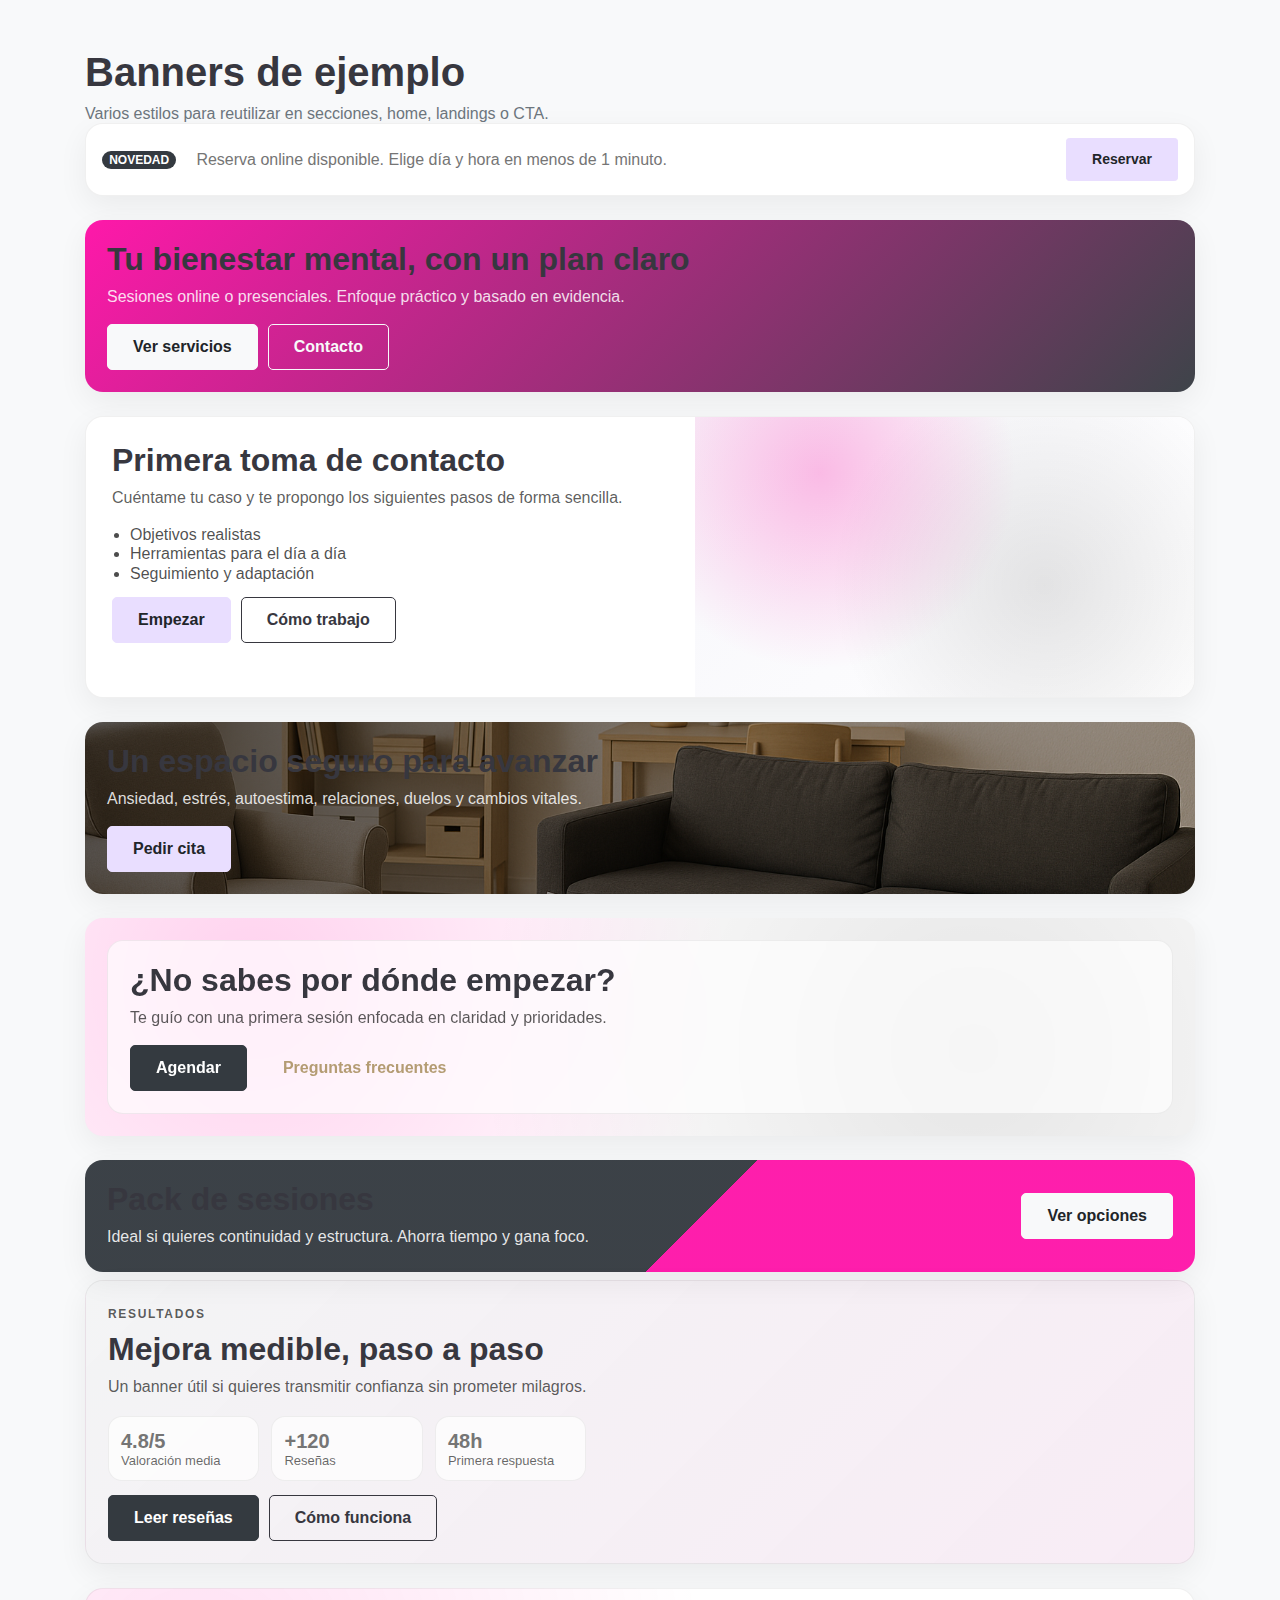
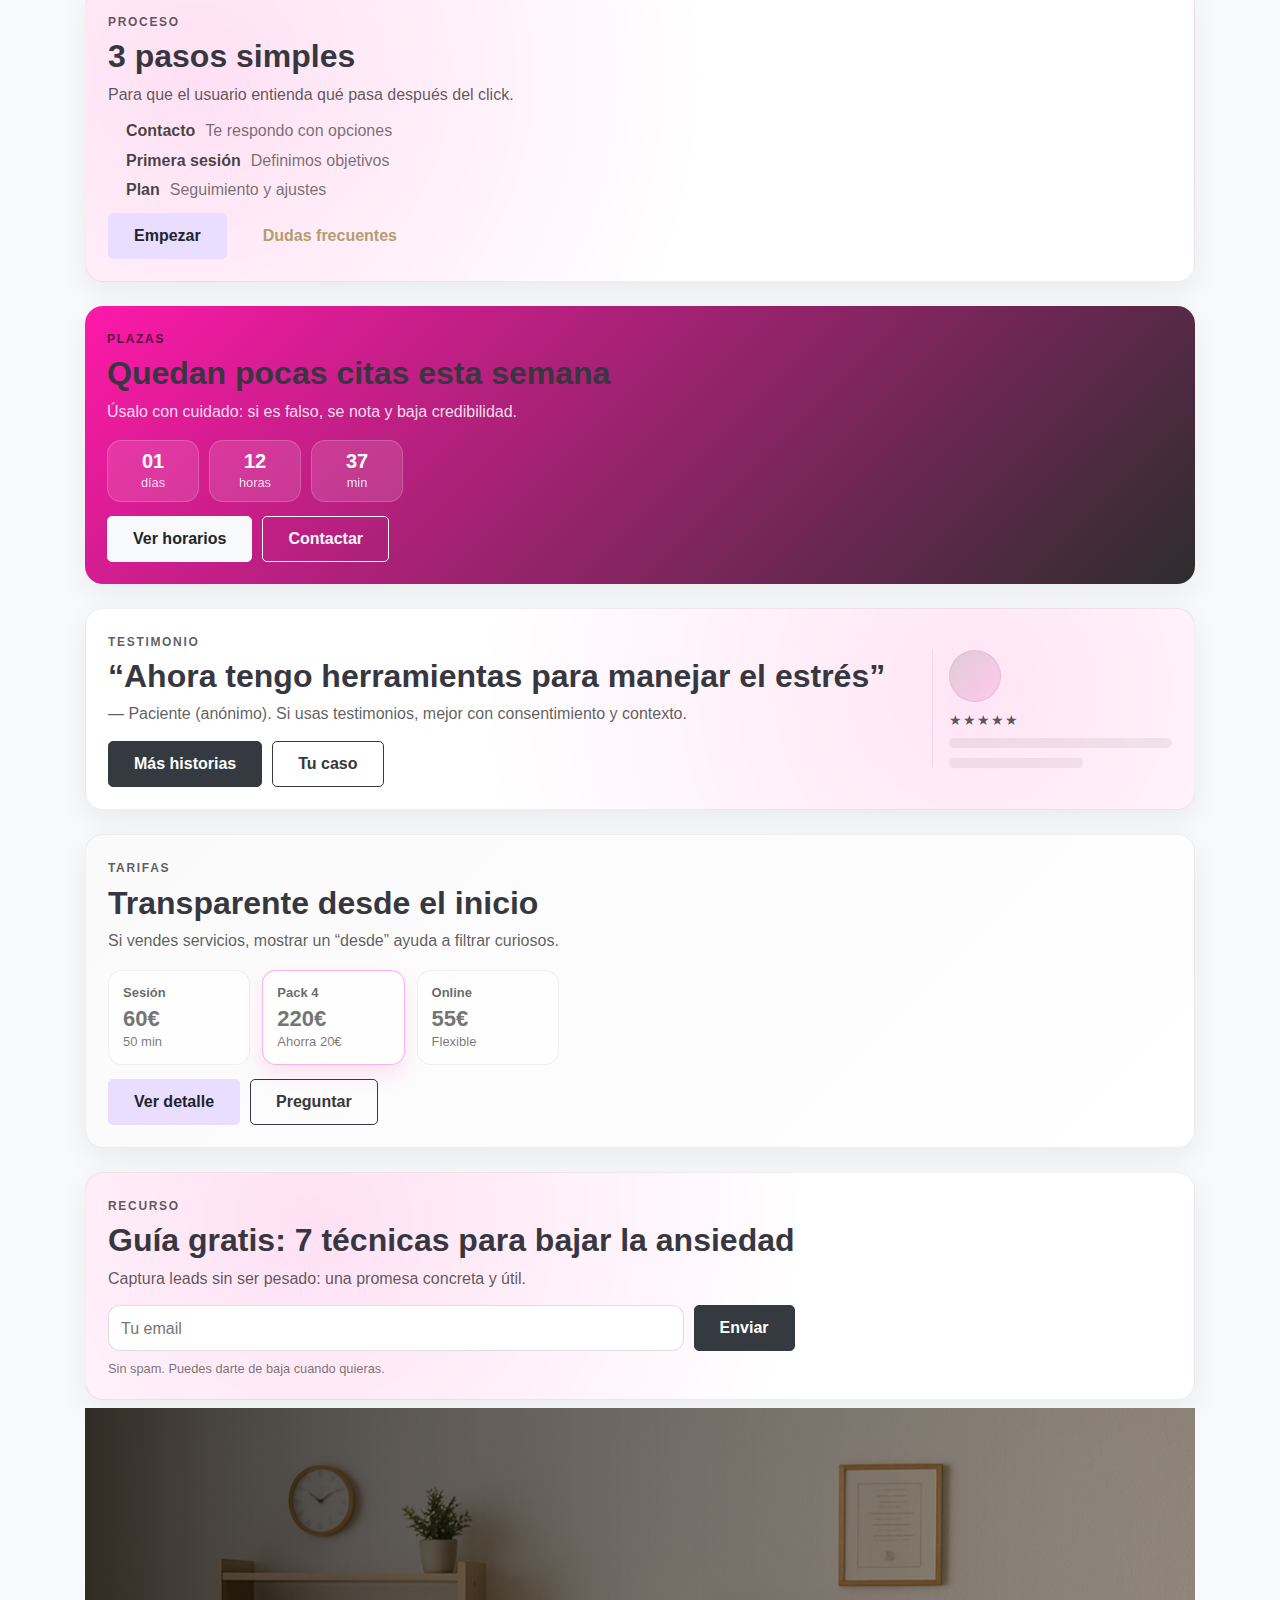
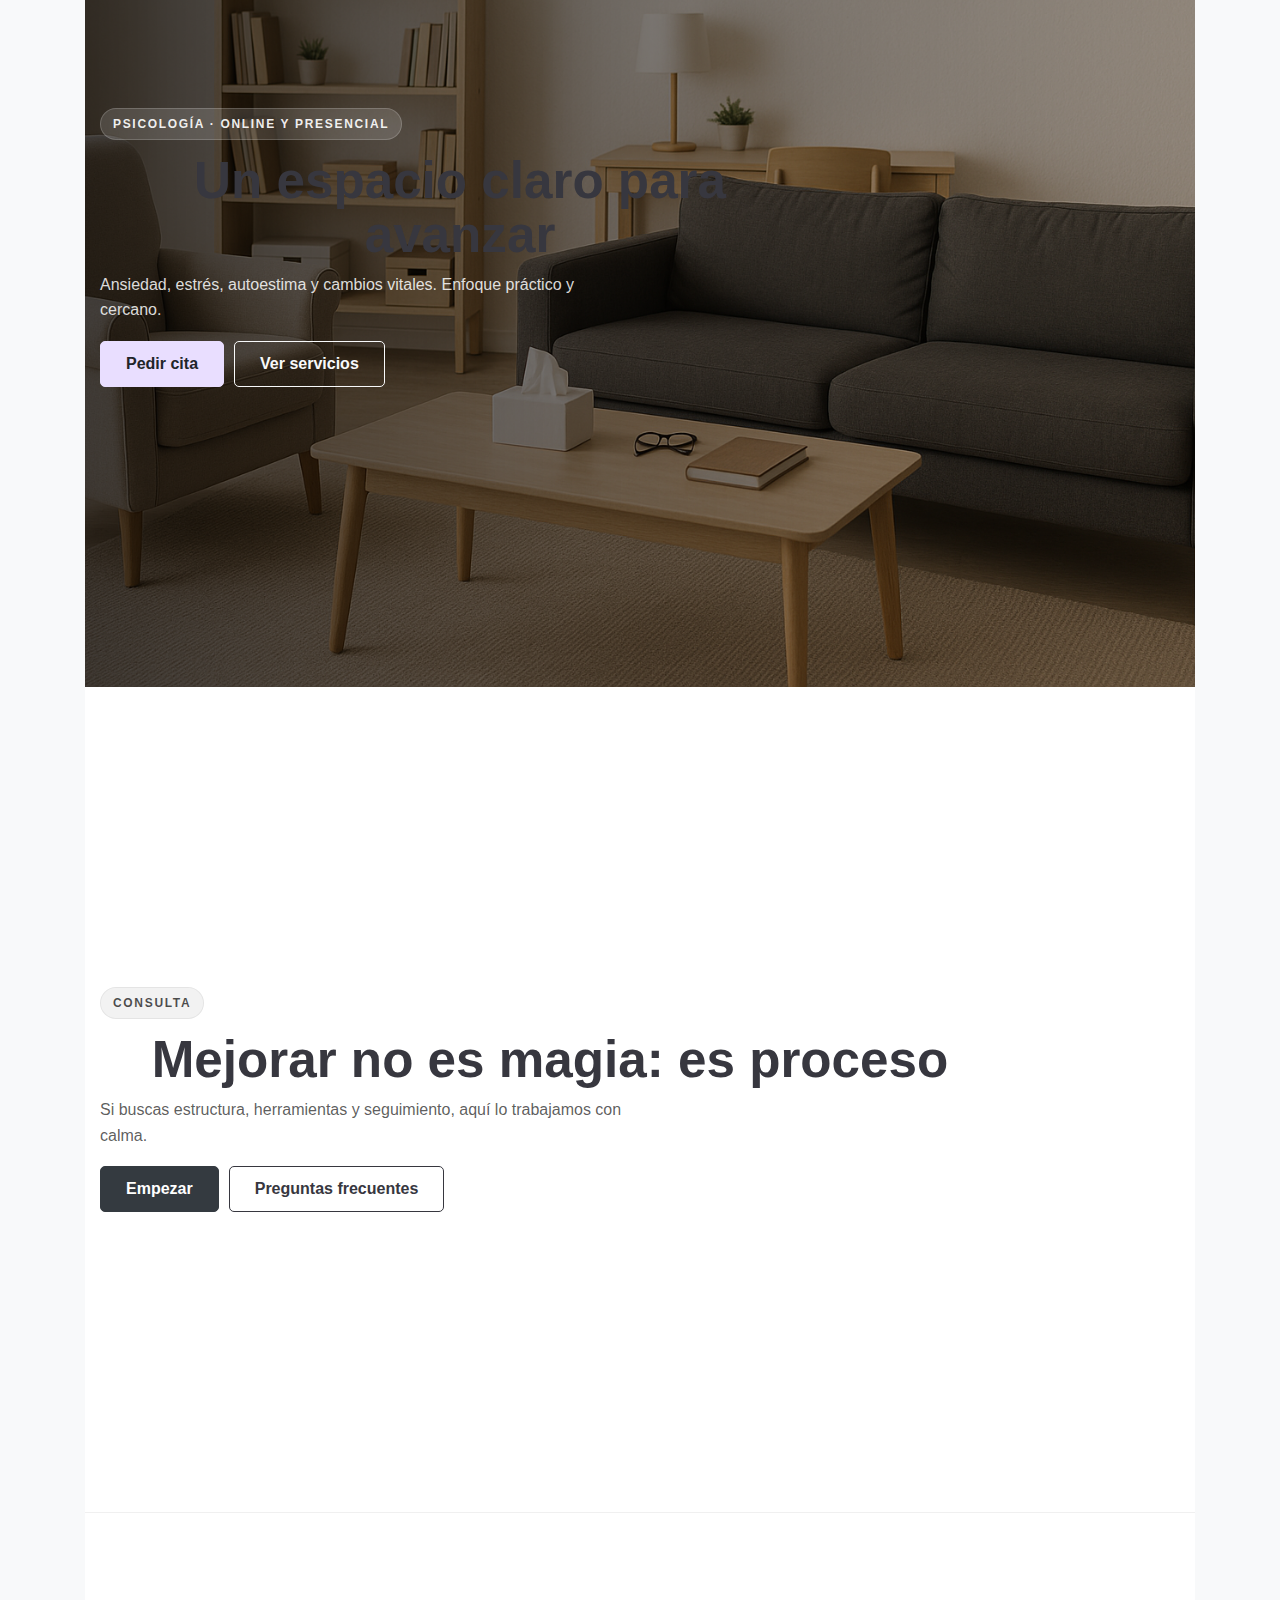
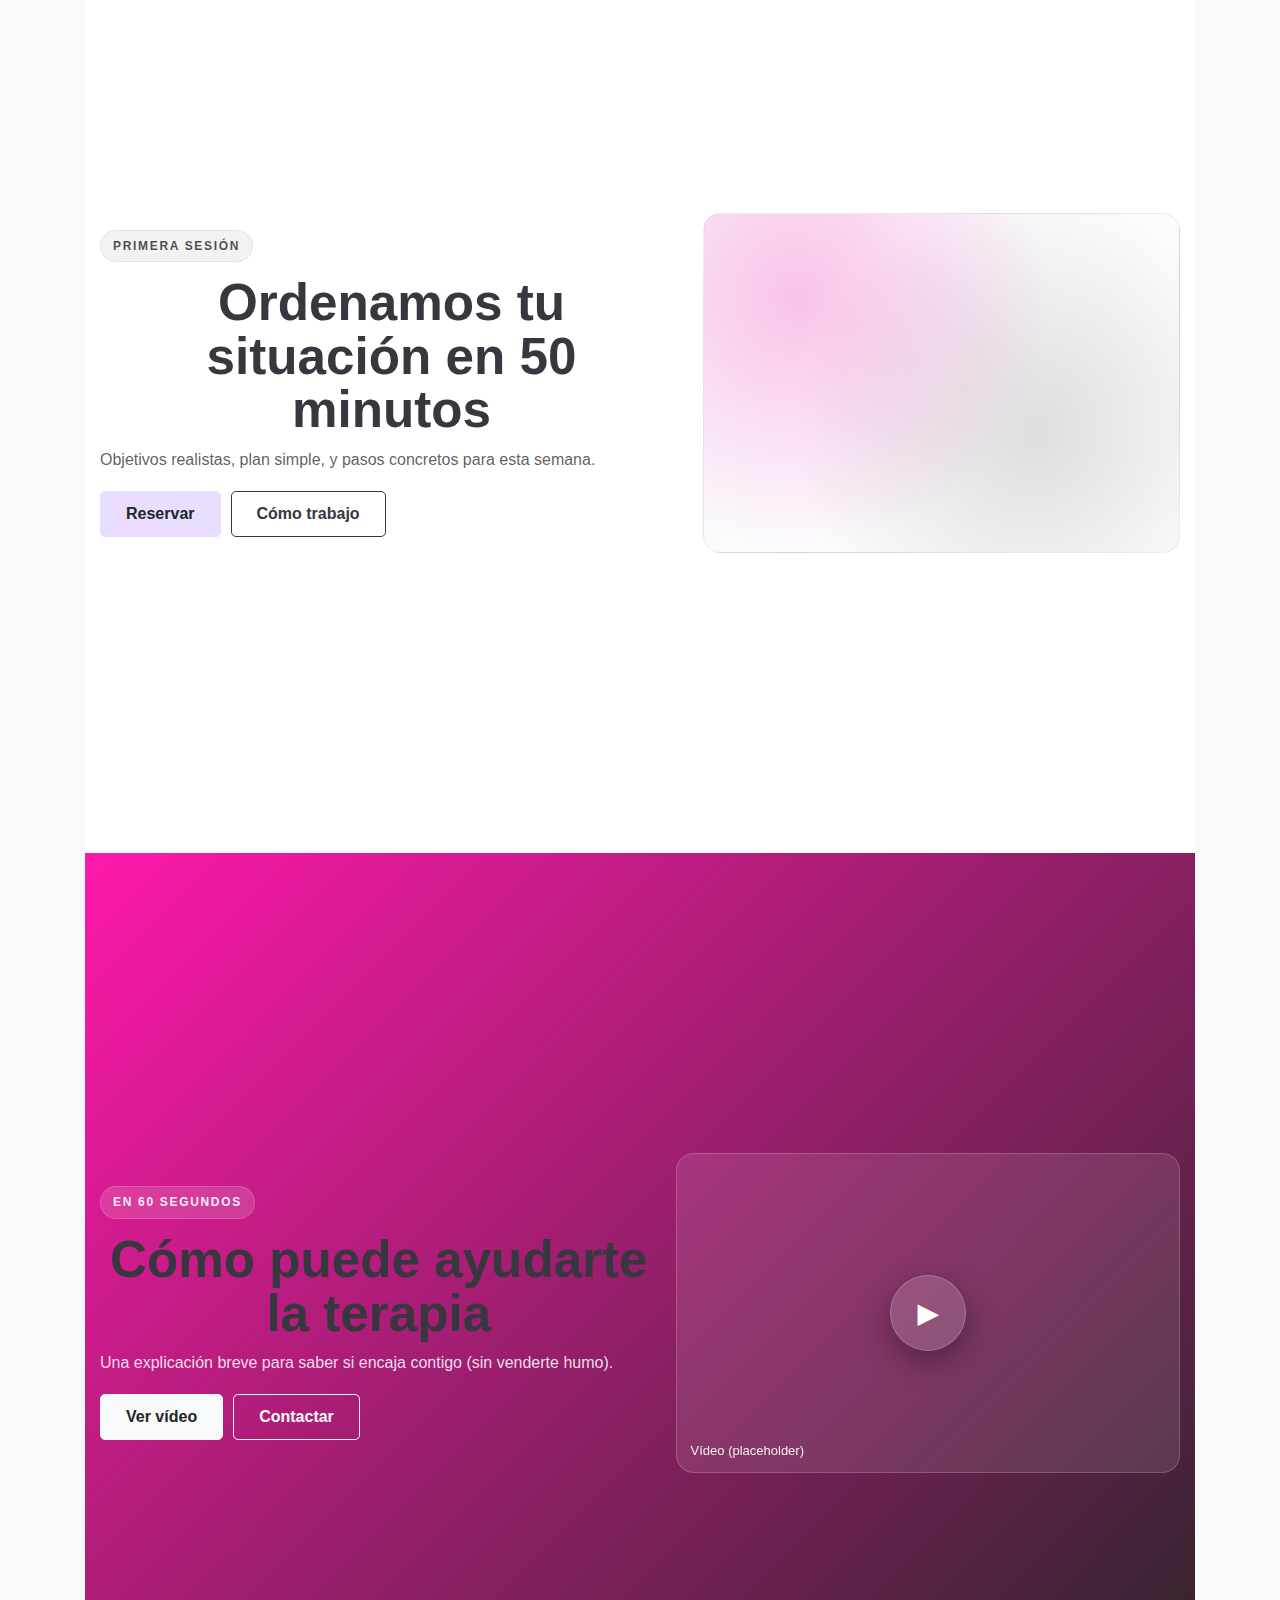
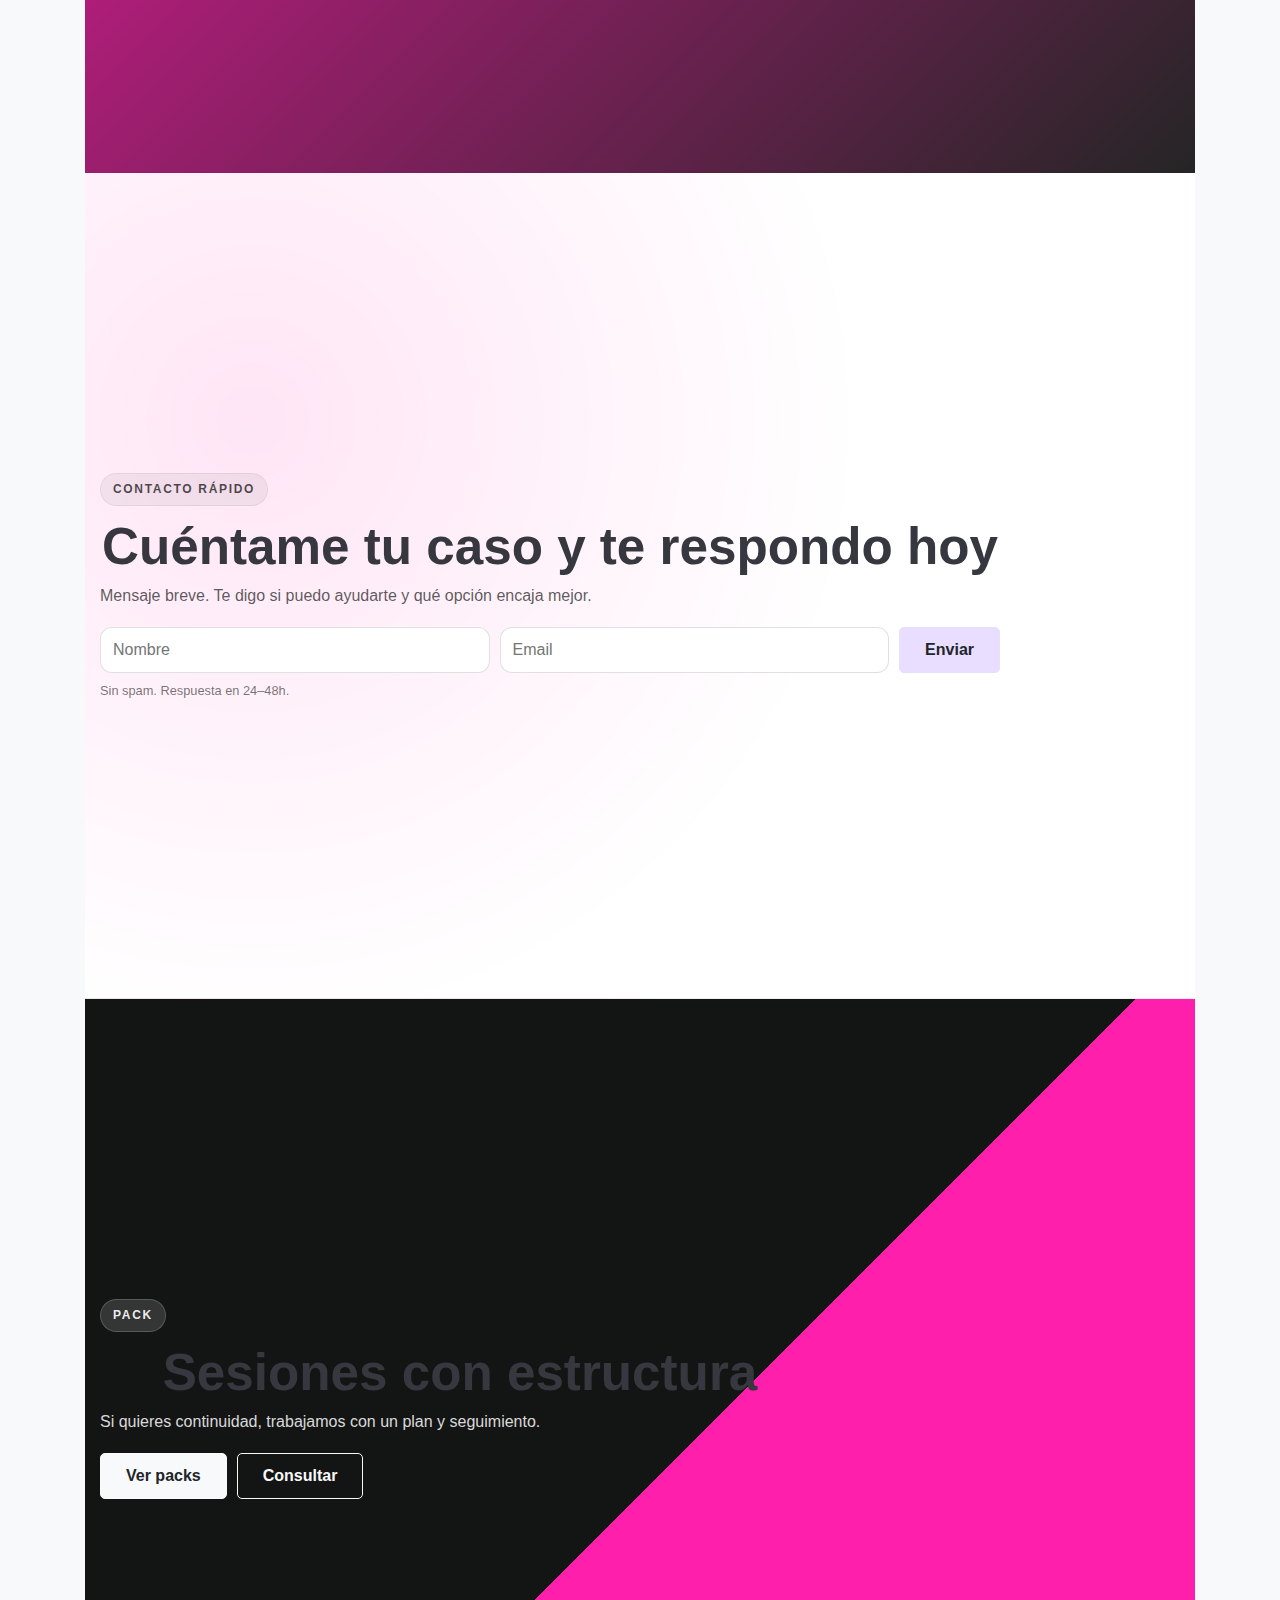
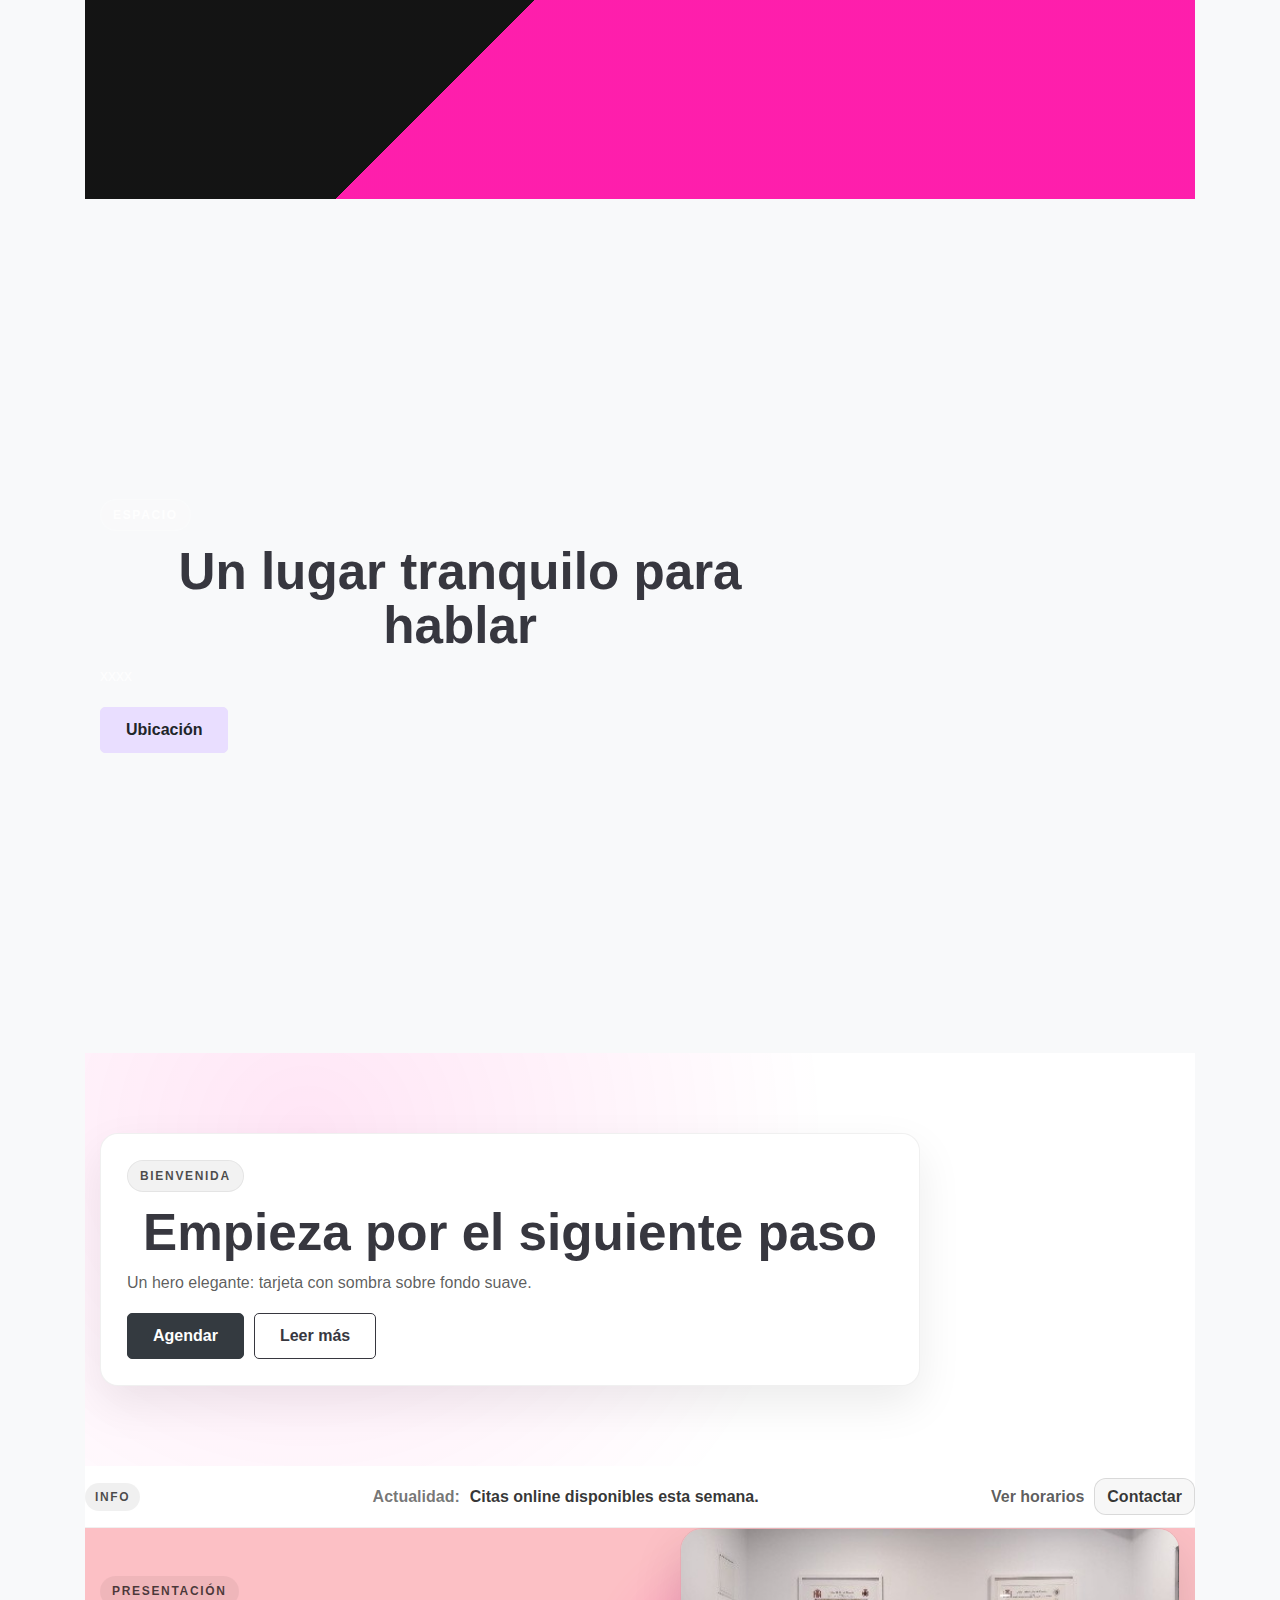
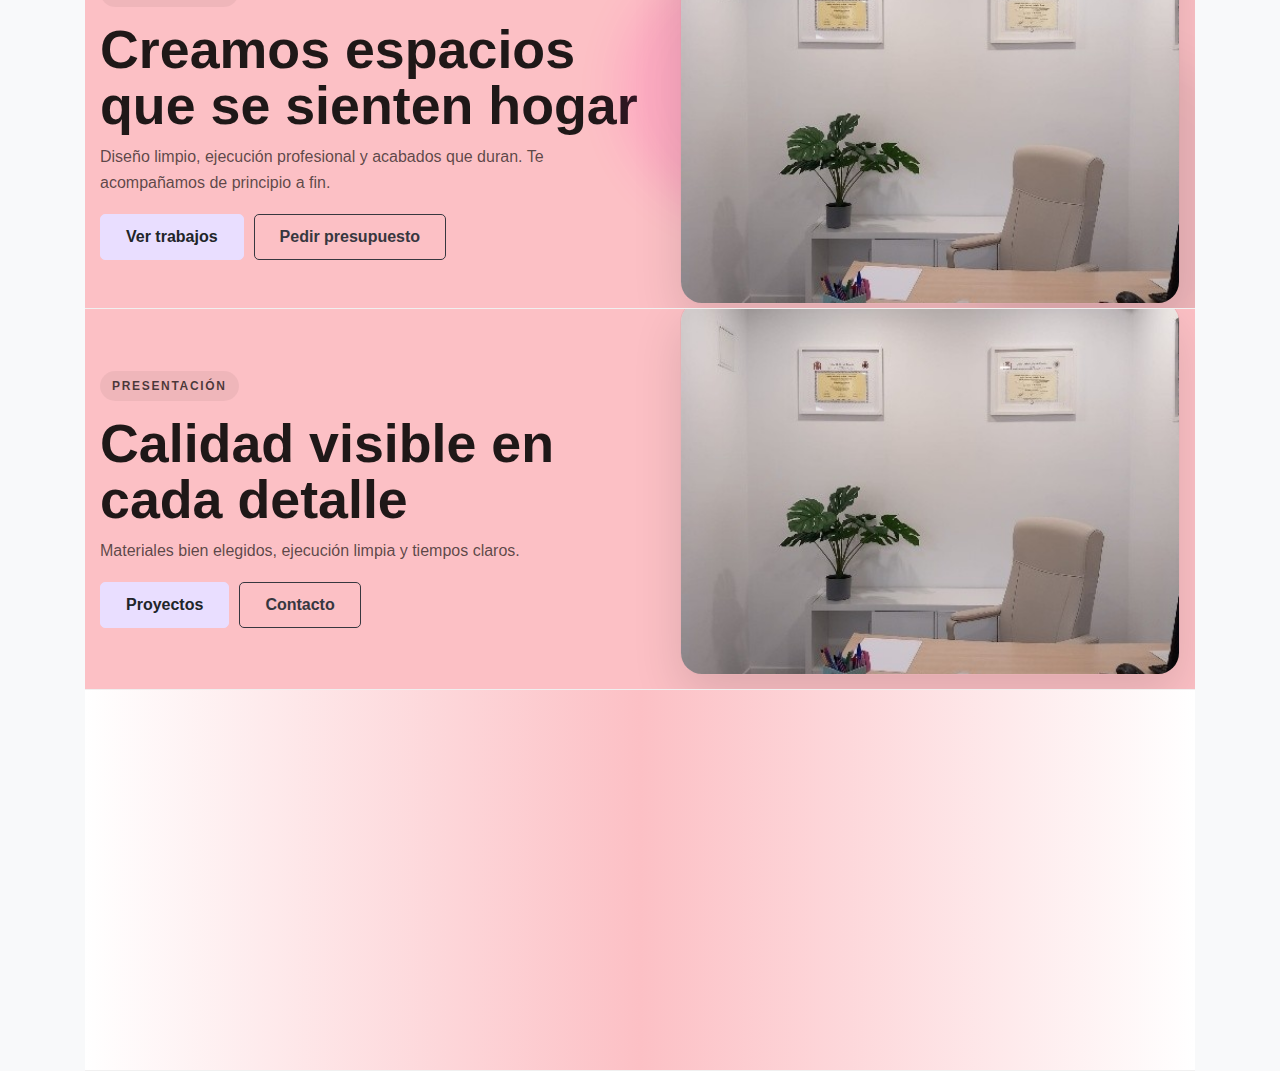
<file: web/banners.html>
<!DOCTYPE html>
<html lang="es">
<head>
  <meta charset="utf-8" />
  <meta name="viewport" content="width=device-width, initial-scale=1" />
  <title>Banners - Ejemplos</title>

  <!-- Tu bootstrap ya existe en tu proyecto; si lo pruebas aislado, añade CDN -->
  <link rel="stylesheet" href="css/style.css" />
</head>

<body class="bg-light">

  <header class="container py-5">
    <h1 class="mb-2">Banners de ejemplo  </h1>
    <p class="text-muted mb-0">Varios estilos para reutilizar en secciones, home, landings o CTA.</p>
  </header>

  <main class="container pb-5 demo-banners">

    <!-- 1) Banner minimal / aviso -->
    <section class="banner banner--notice mb-4">
      <div class="banner__inner">
        <div class="banner__content">
          <span class="badge badge-pill badge-dark banner__badge">NOVEDAD</span>
          <p class="banner__text mb-0">Reserva online disponible. Elige día y hora en menos de 1 minuto.</p>
        </div>
        <a class="btn btn-sm btn-primary banner__btn" href="#">Reservar</a>
      </div>
    </section>

    <!-- 2) Banner gradiente con CTA -->
    <section class="banner banner--gradient mb-4">
      <div class="banner__inner">
        <div class="banner__content">
          <h2 class="banner__title">Tu bienestar mental, con un plan claro</h2>
          <p class="banner__subtitle mb-0">Sesiones online o presenciales. Enfoque práctico y basado en evidencia.</p>
          <div class="banner__actions">
            <a class="btn btn-light" href="#">Ver servicios</a>
            <a class="btn btn-outline-light" href="#">Contacto</a>
          </div>
        </div>
      </div>
    </section>

    <!-- 3) Banner split (texto + imagen) -->
    <section class="banner banner--split mb-4">
      <div class="banner__split">
        <div class="banner__splitText">
          <h2 class="banner__title">Primera toma de contacto</h2>
          <p class="banner__subtitle">Cuéntame tu caso y te propongo los siguientes pasos de forma sencilla.</p>
          <ul class="banner__list">
            <li>Objetivos realistas</li>
            <li>Herramientas para el día a día</li>
            <li>Seguimiento y adaptación</li>
          </ul>
          <div class="banner__actions">
            <a class="btn btn-primary" href="#">Empezar</a>
            <a class="btn btn-outline-secondary" href="#">Cómo trabajo</a>
          </div>
        </div>
        <div class="banner__splitMedia" aria-hidden="true"></div>
      </div>
    </section>

    <!-- 4) Banner con imagen + overlay -->
    <section class="banner banner--image mb-4">
      <div class="banner__inner">
        <div class="banner__content">
          <h2 class="banner__title">Un espacio seguro para avanzar</h2>
          <p class="banner__subtitle mb-0">Ansiedad, estrés, autoestima, relaciones, duelos y cambios vitales.</p>
          <div class="banner__actions">
            <a class="btn btn-primary" href="#">Pedir cita</a>
          </div>
        </div>
      </div>
    </section>

    <!-- 5) Banner “glass” (tarjeta flotante) -->
    <section class="banner banner--glass mb-4">
      <div class="banner__inner">
        <div class="banner__glassCard">
          <h2 class="banner__title">¿No sabes por dónde empezar?</h2>
          <p class="banner__subtitle">Te guío con una primera sesión enfocada en claridad y prioridades.</p>
          <div class="banner__actions">
            <a class="btn btn-dark" href="#">Agendar</a>
            <a class="btn btn-link" href="#">Preguntas frecuentes</a>
          </div>
        </div>
      </div>
    </section>

    <!-- 6) Banner “diagonal” para destacar una promo -->
    <section class="banner banner--diagonal mb-2">
      <div class="banner__inner">
        <div class="banner__content">
          <h2 class="banner__title">Pack de sesiones</h2>
          <p class="banner__subtitle mb-0">Ideal si quieres continuidad y estructura. Ahorra tiempo y gana foco.</p>
        </div>
        <a class="btn btn-light banner__btn" href="#">Ver opciones</a>
      </div>
    </section>
<!-- 7) Banner “stats” (con métricas) -->
<section class="banner banner--stats mb-4">
  <div class="banner__inner">
    <div class="banner__content">
      <span class="kicker2">RESULTADOS</span>
      <h2 class="banner__title">Mejora medible, paso a paso</h2>
      <p class="banner__subtitle mb-0">Un banner útil si quieres transmitir confianza sin prometer milagros.</p>

      <div class="stats">
        <div class="stat">
          <div class="stat__num">4.8/5</div>
          <div class="stat__label">Valoración media</div>
        </div>
        <div class="stat">
          <div class="stat__num">+120</div>
          <div class="stat__label">Reseñas</div>
        </div>
        <div class="stat">
          <div class="stat__num">48h</div>
          <div class="stat__label">Primera respuesta</div>
        </div>
      </div>

      <div class="banner__actions">
        <a class="btn btn-dark" href="#">Leer reseñas</a>
        <a class="btn btn-outline-secondary" href="#">Cómo funciona</a>
      </div>
    </div>
  </div>
</section>

<!-- 8) Banner “timeline / pasos” -->
<section class="banner banner--steps mb-4">
  <div class="banner__inner">
    <div class="banner__content">
      <span class="kicker2">PROCESO</span>
      <h2 class="banner__title">3 pasos simples</h2>
      <p class="banner__subtitle">Para que el usuario entienda qué pasa después del click.</p>

      <ol class="steps">
        <li><strong>Contacto</strong><span>Te respondo con opciones</span></li>
        <li><strong>Primera sesión</strong><span>Definimos objetivos</span></li>
        <li><strong>Plan</strong><span>Seguimiento y ajustes</span></li>
      </ol>

      <div class="banner__actions">
        <a class="btn btn-primary" href="#">Empezar</a>
        <a class="btn btn-link" href="#">Dudas frecuentes</a>
      </div>
    </div>
  </div>
</section>

<!-- 9) Banner “urgent” con contador fake (UI) -->
<section class="banner banner--urgent mb-4">
  <div class="banner__inner">
    <div class="banner__content">
      <span class="kicker2">PLAZAS</span>
      <h2 class="banner__title">Quedan pocas citas esta semana</h2>
      <p class="banner__subtitle mb-0">Úsalo con cuidado: si es falso, se nota y baja credibilidad.</p>

      <div class="countdown" aria-label="Contador decorativo">
        <div class="cd"><span>01</span><small>días</small></div>
        <div class="cd"><span>12</span><small>horas</small></div>
        <div class="cd"><span>37</span><small>min</small></div>
      </div>

      <div class="banner__actions">
        <a class="btn btn-light" href="#">Ver horarios</a>
        <a class="btn btn-outline-light" href="#">Contactar</a>
      </div>
    </div>
  </div>
</section>

<!-- 10) Banner “testimonial” -->
<section class="banner banner--testimonial mb-4">
  <div class="banner__inner">
    <div class="banner__content">
      <span class="kicker2">TESTIMONIO</span>
      <h2 class="banner__title">“Ahora tengo herramientas para manejar el estrés”</h2>
      <p class="banner__subtitle">— Paciente (anónimo). Si usas testimonios, mejor con consentimiento y contexto.</p>

      <div class="banner__actions">
        <a class="btn btn-dark" href="#">Más historias</a>
        <a class="btn btn-outline-secondary" href="#">Tu caso</a>
      </div>
    </div>

    <div class="avatarCard" aria-hidden="true">
      <div class="avatar"></div>
      <div class="stars">★★★★★</div>
      <div class="avatarLine"></div>
      <div class="avatarLine w60"></div>
    </div>
  </div>
</section>

<!-- 11) Banner “pricing” simple -->
<section class="banner banner--pricing mb-4">
  <div class="banner__inner">
    <div class="banner__content">
      <span class="kicker2">TARIFAS</span>
      <h2 class="banner__title">Transparente desde el inicio</h2>
      <p class="banner__subtitle mb-0">Si vendes servicios, mostrar un “desde” ayuda a filtrar curiosos.</p>

      <div class="pricing">
        <div class="priceBox">
          <div class="priceBox__title">Sesión</div>
          <div class="priceBox__price">60€</div>
          <div class="priceBox__note">50 min</div>
        </div>
        <div class="priceBox highlight">
          <div class="priceBox__title">Pack 4</div>
          <div class="priceBox__price">220€</div>
          <div class="priceBox__note">Ahorra 20€</div>
        </div>
        <div class="priceBox">
          <div class="priceBox__title">Online</div>
          <div class="priceBox__price">55€</div>
          <div class="priceBox__note">Flexible</div>
        </div>
      </div>

      <div class="banner__actions">
        <a class="btn btn-primary" href="#">Ver detalle</a>
        <a class="btn btn-outline-secondary" href="#">Preguntar</a>
      </div>
    </div>
  </div>
</section>

<!-- 12) Banner “newsletter / lead magnet” -->
<section class="banner banner--lead mb-2">
  <div class="banner__inner">
    <div class="banner__content">
      <span class="kicker2">RECURSO</span>
      <h2 class="banner__title">Guía gratis: 7 técnicas para bajar la ansiedad</h2>
      <p class="banner__subtitle mb-0">Captura leads sin ser pesado: una promesa concreta y útil.</p>

      <form class="leadForm" onsubmit="return false;">
        <input class="leadInput" type="email" placeholder="Tu email" aria-label="Email" />
        <button class="btn btn-dark" type="submit">Enviar</button>
      </form>
      <small class="leadNote">Sin spam. Puedes darte de baja cuando quieras.</small>
    </div>
  </div>
</section>

<!-- HERO 1: Imagen + overlay + CTA -->
<section class="hero hero--image">
  <div class="container hero__inner">
    <div class="hero__content">
      <span class="hero__kicker">Psicología · Online y presencial</span>
      <h1 class="hero__title">Un espacio claro para avanzar</h1>
      <p class="hero__subtitle">Ansiedad, estrés, autoestima y cambios vitales. Enfoque práctico y cercano.</p>
      <div class="hero__actions">
        <a class="btn btn-primary" href="#">Pedir cita</a>
        <a class="btn btn-outline-light" href="#">Ver servicios</a>
      </div>
    </div>
  </div>
</section>

<!-- HERO 2: Minimal sólido (sin imagen) -->
<section class="hero hero--solid">
  <div class="container hero__inner">
    <div class="hero__content hero__content--wide">
      <span class="hero__kicker">Consulta</span>
      <h1 class="hero__title">Mejorar no es magia: es proceso</h1>
      <p class="hero__subtitle">Si buscas estructura, herramientas y seguimiento, aquí lo trabajamos con calma.</p>
      <div class="hero__actions">
        <a class="btn btn-dark" href="#">Empezar</a>
        <a class="btn btn-outline-secondary" href="#">Preguntas frecuentes</a>
      </div>
    </div>
  </div>
</section>

<!-- HERO 3: Split (texto + bloque imagen) -->
<section class="hero hero--split">
  <div class="container hero__split">
    <div class="hero__content">
      <span class="hero__kicker">Primera sesión</span>
      <h1 class="hero__title">Ordenamos tu situación en 50 minutos</h1>
      <p class="hero__subtitle">Objetivos realistas, plan simple, y pasos concretos para esta semana.</p>
      <div class="hero__actions">
        <a class="btn btn-primary" href="#">Reservar</a>
        <a class="btn btn-outline-secondary" href="#">Cómo trabajo</a>
      </div>
    </div>
    <div class="hero__media" aria-hidden="true"></div>
  </div>
</section>

<!-- HERO 4: Video hero (placeholder) -->
<section class="hero hero--video">
  <div class="container hero__videoGrid">
    <div class="hero__content">
      <span class="hero__kicker">En 60 segundos</span>
      <h1 class="hero__title">Cómo puede ayudarte la terapia</h1>
      <p class="hero__subtitle">Una explicación breve para saber si encaja contigo (sin venderte humo).</p>
      <div class="hero__actions">
        <a class="btn btn-light" href="#">Ver vídeo</a>
        <a class="btn btn-outline-light" href="#">Contactar</a>
      </div>
    </div>
    <div class="hero__player" role="img" aria-label="Contenedor de vídeo">
      <div class="hero__play" aria-hidden="true">▶</div>
      <div class="hero__playerText">Vídeo (placeholder)</div>
    </div>
  </div>
</section>

<!-- HERO 5: Formulario (lead) -->
<section class="hero hero--lead">
  <div class="container hero__inner">
    <div class="hero__content hero__content--wide">
      <span class="hero__kicker">Contacto rápido</span>
      <h1 class="hero__title">Cuéntame tu caso y te respondo hoy</h1>
      <p class="hero__subtitle">Mensaje breve. Te digo si puedo ayudarte y qué opción encaja mejor.</p>

      <form class="hero__form" onsubmit="return false;">
        <input class="hero__input" type="text" placeholder="Nombre" aria-label="Nombre" />
        <input class="hero__input" type="email" placeholder="Email" aria-label="Email" />
        <button class="btn btn-primary hero__submit" type="submit">Enviar</button>
      </form>
      <small class="hero__note">Sin spam. Respuesta en 24–48h.</small>
    </div>
  </div>
</section>

<!-- HERO 6: Diagonal / branding fuerte -->
<section class="hero hero--diagonal">
  <div class="container hero__inner">
    <div class="hero__content">
      <span class="hero__kicker">Pack</span>
      <h1 class="hero__title">Sesiones con estructura</h1>
      <p class="hero__subtitle">Si quieres continuidad, trabajamos con un plan y seguimiento.</p>
      <div class="hero__actions">
        <a class="btn btn-light" href="#">Ver packs</a>
        <a class="btn btn-outline-light" href="#">Consultar</a>
      </div>
    </div>
  </div>
</section>

<!-- HERO 7: Imagen fija + parallax suave (sin JS) -->
<section class="hero hero--parallax">
  <div class="container hero__inner">
    <div class="hero__content">
      <span class="hero__kicker">Espacio</span>
      <h1 class="hero__title">Un lugar tranquilo para hablar</h1>
      <p class="hero__subtitle">xxxx</p>
      <div class="hero__actions">
        <a class="btn btn-primary" href="#">Ubicación</a>
        <a class="btn btn-outline-light" href="#">Contacto</a>
      </div>
    </div>
  </div>
</section>

<!-- HERO 8: “Card hero” (tarjeta flotante sobre fondo) -->
<section class="hero hero--card">
  <div class="container hero__inner">
    <div class="hero__card">
      <span class="hero__kicker">Bienvenida</span>
      <h1 class="hero__title">Empieza por el siguiente paso</h1>
      <p class="hero__subtitle">Un hero elegante: tarjeta con sombra sobre fondo suave.</p>
      <div class="hero__actions">
        <a class="btn btn-dark" href="#">Agendar</a>
        <a class="btn btn-outline-secondary" href="#">Leer más</a>
      </div>
    </div>
  </div>
</section>

<section class="pro-banner pro-banner--ticker" id="proTicker" aria-label="Avisos">
  <div class="container pro-banner__inner">
    <div class="pro-badge">INFO</div>

    <div class="pro-ticker" aria-live="polite">
      <span class="pro-ticker__label">Actualidad:</span>
      <span class="pro-ticker__text">Citas online disponibles esta semana.</span>
    </div>

    <div class="pro-actions">
      <a class="pro-link" href="#">Ver horarios</a>
      <a class="pro-btn" href="#">Contactar</a>
    </div>
  </div>
</section>

<section class="heroPro heroPro--float " id="heroProFloat">
  <div class="container heroPro__grid bg-secondary">
    <div class="heroPro__text">
      <span class="heroPro__kicker">Presentación</span>
      <h1 class="heroPro__title">Creamos espacios que se sienten hogar</h1>
      <p class="heroPro__subtitle">Diseño limpio, ejecución profesional y acabados que duran. Te acompañamos de principio a fin.</p>
      <div class="heroPro__actions">
        <a class="btn btn-primary" href="#">Ver trabajos</a>
        <a class="btn btn-outline-secondary" href="#">Pedir presupuesto</a>
      </div>
    </div>

    <div class="heroPro__media">
      <div class="heroPro__blob heroPro__blob--a" aria-hidden="true"></div>
      <div class="heroPro__blob heroPro__blob--b" aria-hidden="true"></div>

      <div class="heroPro__imgWrap">
        <img class="heroPro__img" src="img/despacho2.jpg" alt="Imagen de presentación" />
      </div>
    </div>
  </div>
</section>


<section class="heroPro heroPro--parallax" id="heroProParallax">
  <div class="container heroPro__grid bg-secondary">
    <div class="heroPro__text">
      <span class="heroPro__kicker">Presentación</span>
      <h1 class="heroPro__title">Calidad visible en cada detalle</h1>
      <p class="heroPro__subtitle">Materiales bien elegidos, ejecución limpia y tiempos claros.</p>
      <div class="heroPro__actions">
        <a class="btn btn-primary" href="#">Proyectos</a>
        <a class="btn btn-outline-secondary" href="#">Contacto</a>
      </div>
    </div>

    <div class="heroPro__media">
      <div class="heroPro__imgWrap heroPro__imgWrap--parallax">
        <img class="heroPro__img" src="img/despacho2.jpg" alt="Imagen de presentación" />
      </div>
    </div>
  </div>
</section>


<section class="heroPro heroPro--reveal" id="heroProReveal">
  <div class="container heroPro__grid bg-secondary5">
    <div class="heroPro__text heroReveal">
      <span class="heroPro__kicker">Presentación</span>
      <h1 class="heroPro__title">Reformas con método y garantías</h1>
      <p class="heroPro__subtitle">Planificación, ejecución y control. Sin sorpresas.</p>
      <div class="heroPro__actions">
        <a class="btn btn-primary" href="#">Solicitar visita</a>
        <a class="btn btn-outline-secondary" href="#">Ver trabajos</a>
      </div>
    </div>

    <div class="heroPro__media heroReveal">
      <div class="heroPro__imgWrap">
        <img class="heroPro__img" src="img/despacho2.jpg" alt="Imagen de presentación" />
      </div>
    </div>
  </div>
</section>


  </main>
<script>
(() => {
  const root = document.getElementById("proTicker");
  if (!root) return;

  const textEl = root.querySelector(".pro-ticker__text");
  if (!textEl) return;

  const items = [
    "Citas online disponibles esta semana.",
    "Respuesta en 24–48h con propuesta de horarios.",
    "Primera sesión: objetivos claros y plan de trabajo.",
    "Atención presencial y online. Horarios flexibles."
  ];

  const reduced = window.matchMedia("(prefers-reduced-motion: reduce)").matches;
  let i = 0;

  function swap(){
    i = (i + 1) % items.length;
    if (reduced){
      textEl.textContent = items[i];
      return;
    }
    textEl.classList.add("is-fading");
    setTimeout(() => {
      textEl.textContent = items[i];
      textEl.classList.remove("is-fading");
    }, 260);
  }

  setInterval(swap, 4200);
})();
</script>

<script>
(() => {
  const root = document.getElementById("heroProParallax");
  if (!root) return;

  const imgWrap = root.querySelector(".heroPro__imgWrap--parallax");
  if (!imgWrap) return;

  const reduced = window.matchMedia("(prefers-reduced-motion: reduce)").matches;
  if (reduced) return;

  function onScroll(){
    const r = root.getBoundingClientRect();
    const vh = window.innerHeight || 800;
    const progress = Math.min(1, Math.max(0, 1 - (r.top / vh)));
    const y = (progress - 0.5) * 18; // MUY suave
    imgWrap.style.transform = `translateY(${y}px)`;
  }

  onScroll();
  window.addEventListener("scroll", onScroll, { passive: true });
})();
</script>

<script>
(() => {
  const root = document.getElementById("heroProReveal");
  if (!root) return;

  const targets = Array.from(root.querySelectorAll(".heroReveal"));
  if (!targets.length) return;

  const reduced = window.matchMedia("(prefers-reduced-motion: reduce)").matches;
  if (reduced){
    targets.forEach(t => t.classList.add("is-in"));
    return;
  }

  const io = new IntersectionObserver((entries) => {
    entries.forEach((e) => {
      if (e.isIntersecting) {
        e.target.classList.add("is-in");
        io.unobserve(e.target);
      }
    });
  }, { threshold: 0.2 });

  targets.forEach(t => io.observe(t));
})();
</script>


</body>
</html>
</file>
<file: web/css/style.css>
/******* Bootstrap Theming ********/
/*!
 * Bootstrap v4.5.3 (https://getbootstrap.com/)
 * Copyright 2011-2020 The Bootstrap Authors
 * Copyright 2011-2020 Twitter, Inc.
 * Licensed under MIT (https://github.com/twbs/bootstrap/blob/main/LICENSE)
 */
:root {
  --blue: #007bff;
  --indigo: #6610f2;
  --purple: #6f42c1;
  --pink: #e83e8c;
  --red: #dc3545;
  --orange: #fd7e14;
  --yellow: #ffc107;
  --green: #28a745;
  --teal: #20c997;
  --cyan: #17a2b8;
  --white: #fff;
  --gray: #6c757d;
  --gray-dark: #343a40;
  --primary: #B49C73;
  --secondary: #37373F;
  --success: #28a745;
  --info: #17a2b8;
  --warning: #ffc107;
  --danger: #dc3545;
  --light: #f8f9fa;
  --dark: #343a40;
  --breakpoint-xs: 0;
  --breakpoint-sm: 576px;
  --breakpoint-md: 768px;
  --breakpoint-lg: 992px;
  --breakpoint-xl: 1200px;
  --font-family-sans-serif: "Montserrat", sans-serif;
  --font-family-monospace: SFMono-Regular, Menlo, Monaco, Consolas, "Liberation Mono", "Courier New", monospace;
}

*,
*::before,
*::after {
  box-sizing: border-box;
}

html {
  font-family: sans-serif;
  line-height: 1.15;
  -webkit-text-size-adjust: 100%;
  -webkit-tap-highlight-color: rgba(0, 0, 0, 0);
}

article, aside, figcaption, figure, footer, header, hgroup, main, nav, section {
  display: block;
  margin-top: auto;
}

body {
  margin: 0;
  font-family: "Montserrat", sans-serif;
  font-size: 1rem;
  font-weight: 400;
  line-height: 1.2;
  color: #757575;
  text-align: left;
  background-color: #fff;
}

[tabindex="-1"]:focus:not(:focus-visible) {
  outline: 0 !important;
}

hr {
  box-sizing: content-box;
  height: 0;
  overflow: visible;
}

h1, h2, h3, h4, h5, h6 {
  margin-top: 0;
  margin-bottom: 0.5rem;
}

p {
  margin-top: 0;
  margin-bottom: 1rem;
}

abbr[title],
abbr[data-original-title] {
  text-decoration: underline;
  text-decoration: underline dotted;
  cursor: help;
  border-bottom: 0;
  text-decoration-skip-ink: none;
}

address {
  margin-bottom: 1rem;
  font-style: normal;
  line-height: inherit;
}

ol,
ul,
dl {
  margin-top: 0;
  margin-bottom: 1rem;
}

ol ol,
ul ul,
ol ul,
ul ol {
  margin-bottom: 0;
}

dt {
  font-weight: 700;
}

dd {
  margin-bottom: .5rem;
  margin-left: 0;
}

blockquote {
  margin: 0 0 1rem;
}

b,
strong {
  font-weight: bolder;
}

small {
  font-size: 80%;
}

sub,
sup {
  position: relative;
  font-size: 75%;
  line-height: 0;
  vertical-align: baseline;
}

sub {
  bottom: -.25em;
}

sup {
  top: -.5em;
}

a {
  color: #B49C73;
  text-decoration: none;
  background-color: transparent;
}

a:hover {
  color: #8e764c;
  text-decoration: underline;
}

a:not([href]):not([class]) {
  color: inherit;
  text-decoration: none;
}

a:not([href]):not([class]):hover {
  color: inherit;
  text-decoration: none;
}

pre,
code,
kbd,
samp {
  font-family: SFMono-Regular, Menlo, Monaco, Consolas, "Liberation Mono", "Courier New", monospace;
  font-size: 1em;
}

pre {
  margin-top: 0;
  margin-bottom: 1rem;
  overflow: auto;
  -ms-overflow-style: scrollbar;
}

figure {
  margin: 0 0 1rem;
}

img {
  vertical-align: middle;
  border-style: none;
}

svg {
  overflow: hidden;
  vertical-align: middle;
}

table {
  border-collapse: collapse;
}

caption {
  padding-top: 0.75rem;
  padding-bottom: 0.75rem;
  color: #6c757d;
  text-align: left;
  caption-side: bottom;
}

th {
  text-align: inherit;
  text-align: -webkit-match-parent;
}

label {
  display: inline-block;
  margin-bottom: 0.5rem;
}

button {
  border-radius: 0;
}

button:focus {
  outline: 1px dotted;
  outline: 5px auto -webkit-focus-ring-color;
}

input,
button,
select,
optgroup,
textarea {
  margin: 0;
  font-family: inherit;
  font-size: inherit;
  line-height: inherit;
}

button,
input {
  overflow: visible;
}

button,
select {
  text-transform: none;
}

[role="button"] {
  cursor: pointer;
}

select {
  word-wrap: normal;
}

button,
[type="button"],
[type="reset"],
[type="submit"] {
  -webkit-appearance: button;
}

button:not(:disabled),
[type="button"]:not(:disabled),
[type="reset"]:not(:disabled),
[type="submit"]:not(:disabled) {
  cursor: pointer;
}

button::-moz-focus-inner,
[type="button"]::-moz-focus-inner,
[type="reset"]::-moz-focus-inner,
[type="submit"]::-moz-focus-inner {
  padding: 0;
  border-style: none;
}

input[type="radio"],
input[type="checkbox"] {
  box-sizing: border-box;
  padding: 0;
}

textarea {
  overflow: auto;
  resize: vertical;
}

fieldset {
  min-width: 0;
  padding: 0;
  margin: 0;
  border: 0;
}

legend {
  display: block;
  width: 100%;
  max-width: 100%;
  padding: 0;
  margin-bottom: .5rem;
  font-size: 1.5rem;
  line-height: inherit;
  color: inherit;
  white-space: normal;
}

@media (max-width: 1200px) {
  legend {
    font-size: calc(1.275rem + 0.3vw) ;
  }
}

progress {
  vertical-align: baseline;
}

[type="number"]::-webkit-inner-spin-button,
[type="number"]::-webkit-outer-spin-button {
  height: auto;
}

[type="search"] {
  outline-offset: -2px;
  -webkit-appearance: none;
}

[type="search"]::-webkit-search-decoration {
  -webkit-appearance: none;
}

::-webkit-file-upload-button {
  font: inherit;
  -webkit-appearance: button;
}

output {
  display: inline-block;
}

summary {
  display: list-item;
  cursor: pointer;
}

template {
  display: none;
}

[hidden] {
  display: none !important;
}

h1, h2, h3, h4, h5, h6,
.h1, .h2, .h3, .h4, .h5, .h6 {
  margin-bottom: 0.5rem;
  font-family: "Roboto", sans-serif;
  font-weight: 500;
  line-height: 1.2;
  color: #37373F;
}

h1, .h1 {
  font-size: 2.5rem;
}

@media (max-width: 1200px) {
  h1, .h1 {
    font-size: calc(1.375rem + 1.5vw) ;
  }
}

h2, .h2 {
  font-size: 2rem;
}

@media (max-width: 1200px) {
  h2, .h2 {
    font-size: calc(1.325rem + 0.9vw) ;
  }
}

h3, .h3 {
  font-size: 1.75rem;
}

@media (max-width: 1200px) {
  h3, .h3 {
    font-size: calc(1.3rem + 0.6vw) ;
  }
}

h4, .h4 {
  font-size: 1.5rem;
}

@media (max-width: 1200px) {
  h4, .h4 {
    font-size: calc(1.275rem + 0.3vw) ;
  }
}

h5, .h5 {
  font-size: 1.25rem;
}

h6, .h6 {
  font-size: 1rem;
}

.lead {
  font-size: 1.25rem;
  font-weight: 300;
}

.display-1 {
  font-size: 6rem;
  font-weight: 300;
  line-height: 1.2;
}

@media (max-width: 1200px) {
  .display-1 {
    font-size: calc(1.725rem + 5.7vw) ;
  }
}

.display-2 {
  font-size: 5.5rem;
  font-weight: 300;
  line-height: 1.2;
}

@media (max-width: 1200px) {
  .display-2 {
    font-size: calc(1.675rem + 5.1vw) ;
  }
}

.display-3 {
  font-size: 4.5rem;
  font-weight: 300;
  line-height: 1.2;
}

@media (max-width: 1200px) {
  .display-3 {
    font-size: calc(1.575rem + 3.9vw) ;
  }
}

.display-4 {
  font-size: 1.5rem;
  font-weight: 300;
  line-height: 1.2;
}

@media (max-width: 1200px) {
  .display-4 {
    font-size: calc(1.525rem + 0.3vw);
  }
}

hr {
  margin-top: 1rem;
  margin-bottom: 1rem;
  border: 0;
  border-top: 1px solid rgba(0, 0, 0, 0.1);
}

small,
.small {
  font-size: 80%;
  font-weight: 400;
}

mark,
.mark {
  padding: 0.2em;
  background-color: #fcf8e3;
}

.list-unstyled {
  padding-left: 0;
  list-style: none;
}

.list-inline {
  padding-left: 0;
  list-style: none;
}

.list-inline-item {
  display: inline-block;
}

.list-inline-item:not(:last-child) {
  margin-right: 0.5rem;
}

.initialism {
  font-size: 90%;
  text-transform: uppercase;
}

.blockquote {
  margin-bottom: 1rem;
  font-size: 1.25rem;
}

.blockquote-footer {
  display: block;
  font-size: 80%;
  color: #6c757d;
}

.blockquote-footer::before {
  content: "\2014\00A0";
}

.img-fluid {
  max-width: 100%;
  height: auto;
}

.img-thumbnail {
  padding: 0.25rem;
  background-color: #fff;
  border: 1px solid #dee2e6;
  border-radius: 5px;
  max-width: 100%;
  height: auto;
}

.figure {
  display: inline-block;
}

.figure-img {
  margin-bottom: 0.5rem;
  line-height: 1;
}

.figure-caption {
  font-size: 90%;
  color: #6c757d;
}

code {
  font-size: 87.5%;
  color: #e83e8c;
  word-wrap: break-word;
}

a > code {
  color: inherit;
}

kbd {
  padding: 0.2rem 0.4rem;
  font-size: 87.5%;
  color: #fff;
  background-color: #212529;
  border-radius: 0.2rem;
}

kbd kbd {
  padding: 0;
  font-size: 100%;
  font-weight: 700;
}

pre {
  display: block;
  font-size: 87.5%;
  color: #212529;
}

pre code {
  font-size: inherit;
  color: inherit;
  word-break: normal;
}

.pre-scrollable {
  max-height: 340px;
  overflow-y: scroll;
}

.container,
.container-fluid,
.container-sm,
.container-md,
.container-lg,
.container-xl {
  width: 100%;
  padding-right: 15px;
  padding-left: 15px;
  margin-right: auto;
  margin-left: auto;
}

@media (min-width: 576px) {
  .container, .container-sm {
    max-width: 540px;
  }
}

@media (min-width: 768px) {
  .container, .container-sm, .container-md {
    max-width: 720px;
  }
}

@media (min-width: 992px) {
  .container, .container-sm, .container-md, .container-lg {
    max-width: 960px;
  }
}

@media (min-width: 1200px) {
  .container, .container-sm, .container-md, .container-lg, .container-xl {
    max-width: 1140px;
  }
}

.row {
  display: flex;
  flex-wrap: wrap;
  margin-right: -15px;
  margin-left: -15px;
}

.no-gutters {
  margin-right: 0;
  margin-left: 0;
}

.no-gutters > .col,
.no-gutters > [class*="col-"] {
  padding-right: 0;
  padding-left: 0;
}

.col-1, .col-2, .col-3, .col-4, .col-5, .col-6, .col-7, .col-8, .col-9, .col-10, .col-11, .col-12, .col,
.col-auto, .col-sm-1, .col-sm-2, .col-sm-3, .col-sm-4, .col-sm-5, .col-sm-6, .col-sm-7, .col-sm-8, .col-sm-9, .col-sm-10, .col-sm-11, .col-sm-12, .col-sm,
.col-sm-auto, .col-md-1, .col-md-2, .col-md-3, .col-md-4, .col-md-5, .col-md-6, .col-md-7, .col-md-8, .col-md-9, .col-md-10, .col-md-11, .col-md-12, .col-md,
.col-md-auto, .col-lg-1, .col-lg-2, .col-lg-3, .col-lg-4, .col-lg-5, .col-lg-6, .col-lg-7, .col-lg-8, .col-lg-9, .col-lg-10, .col-lg-11, .col-lg-12, .col-lg,
.col-lg-auto, .col-xl-1, .col-xl-2, .col-xl-3, .col-xl-4, .col-xl-5, .col-xl-6, .col-xl-7, .col-xl-8, .col-xl-9, .col-xl-10, .col-xl-11, .col-xl-12, .col-xl,
.col-xl-auto {
  position: relative;
  width: 100%;
  padding-right: 15px;
  padding-left: 15px;
}

.col {
  flex-basis: 0;
  flex-grow: 1;
  max-width: 100%;
}

.row-cols-1 > * {
  flex: 0 0 100%;
  max-width: 100%;
}

.row-cols-2 > * {
  flex: 0 0 50%;
  max-width: 50%;
}

.row-cols-3 > * {
  flex: 0 0 33.33333%;
  max-width: 33.33333%;
}

.row-cols-4 > * {
  flex: 0 0 25%;
  max-width: 25%;
}

.row-cols-5 > * {
  flex: 0 0 20%;
  max-width: 20%;
}

.row-cols-6 > * {
  flex: 0 0 16.66667%;
  max-width: 16.66667%;
}

.col-auto {
  flex: 0 0 auto;
  width: auto;
  max-width: 100%;
}

.col-1 {
  flex: 0 0 8.33333%;
  max-width: 8.33333%;
}

.col-2 {
  flex: 0 0 16.66667%;
  max-width: 16.66667%;
}

.col-3 {
  flex: 0 0 25%;
  max-width: 25%;
}

.col-4 {
  flex: 0 0 33.33333%;
  max-width: 33.33333%;
}

.col-5 {
  flex: 0 0 41.66667%;
  max-width: 41.66667%;
}

.col-6 {
  flex: 0 0 50%;
  max-width: 50%;
}

.col-7 {
  flex: 0 0 58.33333%;
  max-width: 58.33333%;
}

.col-8 {
  flex: 0 0 66.66667%;
  max-width: 66.66667%;
}

.col-9 {
  flex: 0 0 75%;
  max-width: 75%;
}

.col-10 {
  flex: 0 0 83.33333%;
  max-width: 83.33333%;
}

.col-11 {
  flex: 0 0 91.66667%;
  max-width: 91.66667%;
}

.col-12 {
  flex: 0 0 100%;
  max-width: 100%;
}

.order-first {
  order: -1;
}

.order-last {
  order: 13;
}

.order-0 {
  order: 0;
}

.order-1 {
  order: 1;
}

.order-2 {
  order: 2;
}

.order-3 {
  order: 3;
}

.order-4 {
  order: 4;
}

.order-5 {
  order: 5;
}

.order-6 {
  order: 6;
}

.order-7 {
  order: 7;
}

.order-8 {
  order: 8;
}

.order-9 {
  order: 9;
}

.order-10 {
  order: 10;
}

.order-11 {
  order: 11;
}

.order-12 {
  order: 12;
}

.offset-1 {
  margin-left: 8.33333%;
}

.offset-2 {
  margin-left: 16.66667%;
}

.offset-3 {
  margin-left: 25%;
}

.offset-4 {
  margin-left: 33.33333%;
}

.offset-5 {
  margin-left: 41.66667%;
}

.offset-6 {
  margin-left: 50%;
}

.offset-7 {
  margin-left: 58.33333%;
}

.offset-8 {
  margin-left: 66.66667%;
}

.offset-9 {
  margin-left: 75%;
}

.offset-10 {
  margin-left: 83.33333%;
}

.offset-11 {
  margin-left: 91.66667%;
}

@media (min-width: 576px) {
  .col-sm {
    flex-basis: 0;
    flex-grow: 1;
    max-width: 100%;
  }
  .row-cols-sm-1 > * {
    flex: 0 0 100%;
    max-width: 100%;
  }
  .row-cols-sm-2 > * {
    flex: 0 0 50%;
    max-width: 50%;
  }
  .row-cols-sm-3 > * {
    flex: 0 0 33.33333%;
    max-width: 33.33333%;
  }
  .row-cols-sm-4 > * {
    flex: 0 0 25%;
    max-width: 25%;
  }
  .row-cols-sm-5 > * {
    flex: 0 0 20%;
    max-width: 20%;
  }
  .row-cols-sm-6 > * {
    flex: 0 0 16.66667%;
    max-width: 16.66667%;
  }
  .col-sm-auto {
    flex: 0 0 auto;
    width: auto;
    max-width: 100%;
  }
  .col-sm-1 {
    flex: 0 0 8.33333%;
    max-width: 8.33333%;
  }
  .col-sm-2 {
    flex: 0 0 16.66667%;
    max-width: 16.66667%;
  }
  .col-sm-3 {
    flex: 0 0 25%;
    max-width: 25%;
  }
  .col-sm-4 {
    flex: 0 0 33.33333%;
    max-width: 33.33333%;
  }
  .col-sm-5 {
    flex: 0 0 41.66667%;
    max-width: 41.66667%;
  }
  .col-sm-6 {
    flex: 0 0 50%;
    max-width: 50%;
  }
  .col-sm-7 {
    flex: 0 0 58.33333%;
    max-width: 58.33333%;
  }
  .col-sm-8 {
    flex: 0 0 66.66667%;
    max-width: 66.66667%;
  }
  .col-sm-9 {
    flex: 0 0 75%;
    max-width: 75%;
  }
  .col-sm-10 {
    flex: 0 0 83.33333%;
    max-width: 83.33333%;
  }
  .col-sm-11 {
    flex: 0 0 91.66667%;
    max-width: 91.66667%;
  }
  .col-sm-12 {
    flex: 0 0 100%;
    max-width: 100%;
  }
  .order-sm-first {
    order: -1;
  }
  .order-sm-last {
    order: 13;
  }
  .order-sm-0 {
    order: 0;
  }
  .order-sm-1 {
    order: 1;
  }
  .order-sm-2 {
    order: 2;
  }
  .order-sm-3 {
    order: 3;
  }
  .order-sm-4 {
    order: 4;
  }
  .order-sm-5 {
    order: 5;
  }
  .order-sm-6 {
    order: 6;
  }
  .order-sm-7 {
    order: 7;
  }
  .order-sm-8 {
    order: 8;
  }
  .order-sm-9 {
    order: 9;
  }
  .order-sm-10 {
    order: 10;
  }
  .order-sm-11 {
    order: 11;
  }
  .order-sm-12 {
    order: 12;
  }
  .offset-sm-0 {
    margin-left: 0;
  }
  .offset-sm-1 {
    margin-left: 8.33333%;
  }
  .offset-sm-2 {
    margin-left: 16.66667%;
  }
  .offset-sm-3 {
    margin-left: 25%;
  }
  .offset-sm-4 {
    margin-left: 33.33333%;
  }
  .offset-sm-5 {
    margin-left: 41.66667%;
  }
  .offset-sm-6 {
    margin-left: 50%;
  }
  .offset-sm-7 {
    margin-left: 58.33333%;
  }
  .offset-sm-8 {
    margin-left: 66.66667%;
  }
  .offset-sm-9 {
    margin-left: 75%;
  }
  .offset-sm-10 {
    margin-left: 83.33333%;
  }
  .offset-sm-11 {
    margin-left: 91.66667%;
  }
}

@media (min-width: 768px) {
  .col-md {
    flex-basis: 0;
    flex-grow: 1;
    max-width: 100%;
  }
  .row-cols-md-1 > * {
    flex: 0 0 100%;
    max-width: 100%;
  }
  .row-cols-md-2 > * {
    flex: 0 0 50%;
    max-width: 50%;
  }
  .row-cols-md-3 > * {
    flex: 0 0 33.33333%;
    max-width: 33.33333%;
  }
  .row-cols-md-4 > * {
    flex: 0 0 25%;
    max-width: 25%;
  }
  .row-cols-md-5 > * {
    flex: 0 0 20%;
    max-width: 20%;
  }
  .row-cols-md-6 > * {
    flex: 0 0 16.66667%;
    max-width: 16.66667%;
  }
  .col-md-auto {
    flex: 0 0 auto;
    width: auto;
    max-width: 100%;
  }
  .col-md-1 {
    flex: 0 0 8.33333%;
    max-width: 8.33333%;
  }
  .col-md-2 {
    flex: 0 0 16.66667%;
    max-width: 16.66667%;
  }
  .col-md-3 {
    flex: 0 0 25%;
    max-width: 25%;
  }
  .col-md-4 {
    flex: 0 0 33.33333%;
    max-width: 33.33333%;
  }
  .col-md-5 {
    flex: 0 0 41.66667%;
    max-width: 41.66667%;
  }
  .col-md-6 {
    flex: 0 0 50%;
    max-width: 50%;
  }
  .col-md-7 {
    flex: 0 0 58.33333%;
    max-width: 58.33333%;
  }
  .col-md-8 {
    flex: 0 0 66.66667%;
    max-width: 66.66667%;
  }
  .col-md-9 {
    flex: 0 0 75%;
    max-width: 75%;
  }
  .col-md-10 {
    flex: 0 0 83.33333%;
    max-width: 83.33333%;
  }
  .col-md-11 {
    flex: 0 0 91.66667%;
    max-width: 91.66667%;
  }
  .col-md-12 {
    flex: 0 0 100%;
    max-width: 100%;
  }
  .order-md-first {
    order: -1;
  }
  .order-md-last {
    order: 13;
  }
  .order-md-0 {
    order: 0;
  }
  .order-md-1 {
    order: 1;
  }
  .order-md-2 {
    order: 2;
  }
  .order-md-3 {
    order: 3;
  }
  .order-md-4 {
    order: 4;
  }
  .order-md-5 {
    order: 5;
  }
  .order-md-6 {
    order: 6;
  }
  .order-md-7 {
    order: 7;
  }
  .order-md-8 {
    order: 8;
  }
  .order-md-9 {
    order: 9;
  }
  .order-md-10 {
    order: 10;
  }
  .order-md-11 {
    order: 11;
  }
  .order-md-12 {
    order: 12;
  }
  .offset-md-0 {
    margin-left: 0;
  }
  .offset-md-1 {
    margin-left: 8.33333%;
  }
  .offset-md-2 {
    margin-left: 16.66667%;
  }
  .offset-md-3 {
    margin-left: 25%;
  }
  .offset-md-4 {
    margin-left: 33.33333%;
  }
  .offset-md-5 {
    margin-left: 41.66667%;
  }
  .offset-md-6 {
    margin-left: 50%;
  }
  .offset-md-7 {
    margin-left: 58.33333%;
  }
  .offset-md-8 {
    margin-left: 66.66667%;
  }
  .offset-md-9 {
    margin-left: 75%;
  }
  .offset-md-10 {
    margin-left: 83.33333%;
  }
  .offset-md-11 {
    margin-left: 91.66667%;
  }
}

@media (min-width: 992px) {
  .col-lg {
    flex-basis: 0;
    flex-grow: 1;
    max-width: 100%;
  }
  .row-cols-lg-1 > * {
    flex: 0 0 100%;
    max-width: 100%;
  }
  .row-cols-lg-2 > * {
    flex: 0 0 50%;
    max-width: 50%;
  }
  .row-cols-lg-3 > * {
    flex: 0 0 33.33333%;
    max-width: 33.33333%;
  }
  .row-cols-lg-4 > * {
    flex: 0 0 25%;
    max-width: 25%;
  }
  .row-cols-lg-5 > * {
    flex: 0 0 20%;
    max-width: 20%;
  }
  .row-cols-lg-6 > * {
    flex: 0 0 16.66667%;
    max-width: 16.66667%;
  }
  .col-lg-auto {
    flex: 0 0 auto;
    width: auto;
    max-width: 100%;
  }
  .col-lg-1 {
    flex: 0 0 8.33333%;
    max-width: 8.33333%;
  }
  .col-lg-2 {
    flex: 0 0 16.66667%;
    max-width: 16.66667%;
  }
  .col-lg-3 {
    flex: 0 0 25%;
    max-width: 25%;
  }
  .col-lg-4 {
    flex: 0 0 33.33333%;
    max-width: 33.33333%;
  }
  .col-lg-5 {
    flex: 0 0 41.66667%;
    max-width: 41.66667%;
  }
  .col-lg-6 {
    flex: 0 0 50%;
    max-width: 50%;
  }
  .col-lg-7 {
    flex: 0 0 58.33333%;
    max-width: 58.33333%;
  }
  .col-lg-8 {
    flex: 0 0 66.66667%;
    max-width: 66.66667%;
  }
  .col-lg-9 {
    flex: 0 0 75%;
    max-width: 75%;
  }
  .col-lg-10 {
    flex: 0 0 83.33333%;
    max-width: 83.33333%;
  }
  .col-lg-11 {
    flex: 0 0 91.66667%;
    max-width: 91.66667%;
  }
  .col-lg-12 {
    flex: 0 0 100%;
    max-width: 100%;
  }
  .order-lg-first {
    order: -1;
  }
  .order-lg-last {
    order: 13;
  }
  .order-lg-0 {
    order: 0;
  }
  .order-lg-1 {
    order: 1;
  }
  .order-lg-2 {
    order: 2;
  }
  .order-lg-3 {
    order: 3;
  }
  .order-lg-4 {
    order: 4;
  }
  .order-lg-5 {
    order: 5;
  }
  .order-lg-6 {
    order: 6;
  }
  .order-lg-7 {
    order: 7;
  }
  .order-lg-8 {
    order: 8;
  }
  .order-lg-9 {
    order: 9;
  }
  .order-lg-10 {
    order: 10;
  }
  .order-lg-11 {
    order: 11;
  }
  .order-lg-12 {
    order: 12;
  }
  .offset-lg-0 {
    margin-left: 0;
  }
  .offset-lg-1 {
    margin-left: 8.33333%;
  }
  .offset-lg-2 {
    margin-left: 16.66667%;
  }
  .offset-lg-3 {
    margin-left: 25%;
  }
  .offset-lg-4 {
    margin-left: 33.33333%;
  }
  .offset-lg-5 {
    margin-left: 41.66667%;
  }
  .offset-lg-6 {
    margin-left: 50%;
  }
  .offset-lg-7 {
    margin-left: 58.33333%;
  }
  .offset-lg-8 {
    margin-left: 66.66667%;
  }
  .offset-lg-9 {
    margin-left: 75%;
  }
  .offset-lg-10 {
    margin-left: 83.33333%;
  }
  .offset-lg-11 {
    margin-left: 91.66667%;
  }
}

@media (min-width: 1200px) {
  .col-xl {
    flex-basis: 0;
    flex-grow: 1;
    max-width: 100%;
  }
  .row-cols-xl-1 > * {
    flex: 0 0 100%;
    max-width: 100%;
  }
  .row-cols-xl-2 > * {
    flex: 0 0 50%;
    max-width: 50%;
  }
  .row-cols-xl-3 > * {
    flex: 0 0 33.33333%;
    max-width: 33.33333%;
  }
  .row-cols-xl-4 > * {
    flex: 0 0 25%;
    max-width: 25%;
  }
  .row-cols-xl-5 > * {
    flex: 0 0 20%;
    max-width: 20%;
  }
  .row-cols-xl-6 > * {
    flex: 0 0 16.66667%;
    max-width: 16.66667%;
  }
  .col-xl-auto {
    flex: 0 0 auto;
    width: auto;
    max-width: 100%;
  }
  .col-xl-1 {
    flex: 0 0 8.33333%;
    max-width: 8.33333%;
  }
  .col-xl-2 {
    flex: 0 0 16.66667%;
    max-width: 16.66667%;
  }
  .col-xl-3 {
    flex: 0 0 25%;
    max-width: 25%;
  }
  .col-xl-4 {
    flex: 0 0 33.33333%;
    max-width: 33.33333%;
  }
  .col-xl-5 {
    flex: 0 0 41.66667%;
    max-width: 41.66667%;
  }
  .col-xl-6 {
    flex: 0 0 50%;
    max-width: 50%;
  }
  .col-xl-7 {
    flex: 0 0 58.33333%;
    max-width: 58.33333%;
  }
  .col-xl-8 {
    flex: 0 0 66.66667%;
    max-width: 66.66667%;
  }
  .col-xl-9 {
    flex: 0 0 75%;
    max-width: 75%;
  }
  .col-xl-10 {
    flex: 0 0 83.33333%;
    max-width: 83.33333%;
  }
  .col-xl-11 {
    flex: 0 0 91.66667%;
    max-width: 91.66667%;
  }
  .col-xl-12 {
    flex: 0 0 100%;
    max-width: 100%;
  }
  .order-xl-first {
    order: -1;
  }
  .order-xl-last {
    order: 13;
  }
  .order-xl-0 {
    order: 0;
  }
  .order-xl-1 {
    order: 1;
  }
  .order-xl-2 {
    order: 2;
  }
  .order-xl-3 {
    order: 3;
  }
  .order-xl-4 {
    order: 4;
  }
  .order-xl-5 {
    order: 5;
  }
  .order-xl-6 {
    order: 6;
  }
  .order-xl-7 {
    order: 7;
  }
  .order-xl-8 {
    order: 8;
  }
  .order-xl-9 {
    order: 9;
  }
  .order-xl-10 {
    order: 10;
  }
  .order-xl-11 {
    order: 11;
  }
  .order-xl-12 {
    order: 12;
  }
  .offset-xl-0 {
    margin-left: 0;
  }
  .offset-xl-1 {
    margin-left: 8.33333%;
  }
  .offset-xl-2 {
    margin-left: 16.66667%;
  }
  .offset-xl-3 {
    margin-left: 25%;
  }
  .offset-xl-4 {
    margin-left: 33.33333%;
  }
  .offset-xl-5 {
    margin-left: 41.66667%;
  }
  .offset-xl-6 {
    margin-left: 50%;
  }
  .offset-xl-7 {
    margin-left: 58.33333%;
  }
  .offset-xl-8 {
    margin-left: 66.66667%;
  }
  .offset-xl-9 {
    margin-left: 75%;
  }
  .offset-xl-10 {
    margin-left: 83.33333%;
  }
  .offset-xl-11 {
    margin-left: 91.66667%;
  }
}

.table {
  width: 100%;
  margin-bottom: 1rem;
  color: #757575;
}

.table th,
.table td {
  padding: 0.75rem;
  vertical-align: top;
  border-top: 1px solid #dee2e6;
}

.table thead th {
  vertical-align: bottom;
  border-bottom: 2px solid #dee2e6;
}

.table tbody + tbody {
  border-top: 2px solid #dee2e6;
}

.table-sm th,
.table-sm td {
  padding: 0.3rem;
}

.table-bordered {
  border: 1px solid #dee2e6;
}

.table-bordered th,
.table-bordered td {
  border: 1px solid #dee2e6;
}

.table-bordered thead th,
.table-bordered thead td {
  border-bottom-width: 2px;
}

.table-borderless th,
.table-borderless td,
.table-borderless thead th,
.table-borderless tbody + tbody {
  border: 0;
}

.table-striped tbody tr:nth-of-type(odd) {
  background-color: rgba(0, 0, 0, 0.05);
}

.table-hover tbody tr:hover {
  color: #757575;
  background-color: rgba(0, 0, 0, 0.075);
}

.table-primary,
.table-primary > th,
.table-primary > td {
  background-color: #eae3d8;
}

.table-primary th,
.table-primary td,
.table-primary thead th,
.table-primary tbody + tbody {
  border-color: #d8ccb6;
}

.table-hover .table-primary:hover {
  background-color: #e1d7c7;
}

.table-hover .table-primary:hover > td,
.table-hover .table-primary:hover > th {
  background-color: #e1d7c7;
}

.table-secondary,
.table-secondary > th,
.table-secondary > td {
  background-color: #c7c7c9;
}

.table-secondary th,
.table-secondary td,
.table-secondary thead th,
.table-secondary tbody + tbody {
  border-color: #97979b;
}

.table-hover .table-secondary:hover {
  background-color: #bababc;
}

.table-hover .table-secondary:hover > td,
.table-hover .table-secondary:hover > th {
  background-color: #bababc;
}

.table-success,
.table-success > th,
.table-success > td {
  background-color: #c3e6cb;
}

.table-success th,
.table-success td,
.table-success thead th,
.table-success tbody + tbody {
  border-color: #8fd19e;
}

.table-hover .table-success:hover {
  background-color: #b1dfbb;
}

.table-hover .table-success:hover > td,
.table-hover .table-success:hover > th {
  background-color: #b1dfbb;
}

.table-info,
.table-info > th,
.table-info > td {
  background-color: #bee5eb;
}

.table-info th,
.table-info td,
.table-info thead th,
.table-info tbody + tbody {
  border-color: #86cfda;
}

.table-hover .table-info:hover {
  background-color: #abdde5;
}

.table-hover .table-info:hover > td,
.table-hover .table-info:hover > th {
  background-color: #abdde5;
}

.table-warning,
.table-warning > th,
.table-warning > td {
  background-color: #ffeeba;
}

.table-warning th,
.table-warning td,
.table-warning thead th,
.table-warning tbody + tbody {
  border-color: #ffdf7e;
}

.table-hover .table-warning:hover {
  background-color: #ffe8a1;
}

.table-hover .table-warning:hover > td,
.table-hover .table-warning:hover > th {
  background-color: #ffe8a1;
}

.table-danger,
.table-danger > th,
.table-danger > td {
  background-color: #f5c6cb;
}

.table-danger th,
.table-danger td,
.table-danger thead th,
.table-danger tbody + tbody {
  border-color: #ed969e;
}

.table-hover .table-danger:hover {
  background-color: #f1b0b7;
}

.table-hover .table-danger:hover > td,
.table-hover .table-danger:hover > th {
  background-color: #f1b0b7;
}

.table-light,
.table-light > th,
.table-light > td {
  background-color: #fdfdfe;
}

.table-light th,
.table-light td,
.table-light thead th,
.table-light tbody + tbody {
  border-color: #fbfcfc;
}

.table-hover .table-light:hover {
  background-color: #ececf6;
}

.table-hover .table-light:hover > td,
.table-hover .table-light:hover > th {
  background-color: #ececf6;
}

.table-dark,
.table-dark > th,
.table-dark > td {
  background-color: #c6c8ca;
}

.table-dark th,
.table-dark td,
.table-dark thead th,
.table-dark tbody + tbody {
  border-color: #95999c;
}

.table-hover .table-dark:hover {
  background-color: #b9bbbe;
}

.table-hover .table-dark:hover > td,
.table-hover .table-dark:hover > th {
  background-color: #b9bbbe;
}

.table-active,
.table-active > th,
.table-active > td {
  background-color: rgba(0, 0, 0, 0.075);
}

.table-hover .table-active:hover {
  background-color: rgba(0, 0, 0, 0.075);
}

.table-hover .table-active:hover > td,
.table-hover .table-active:hover > th {
  background-color: rgba(0, 0, 0, 0.075);
}

.table .thead-dark th {
  color: #fff;
  background-color: #343a40;
  border-color: #454d55;
}

.table .thead-light th {
  color: #495057;
  background-color: #e9ecef;
  border-color: #dee2e6;
}

.table-dark {
  color: #fff;
  background-color: #343a40;
}

.table-dark th,
.table-dark td,
.table-dark thead th {
  border-color: #454d55;
}

.table-dark.table-bordered {
  border: 0;
}

.table-dark.table-striped tbody tr:nth-of-type(odd) {
  background-color: rgba(255, 255, 255, 0.05);
}

.table-dark.table-hover tbody tr:hover {
  color: #fff;
  background-color: rgba(255, 255, 255, 0.075);
}

@media (max-width: 575.98px) {
  .table-responsive-sm {
    display: block;
    width: 100%;
    overflow-x: auto;
    -webkit-overflow-scrolling: touch;
  }
  .table-responsive-sm > .table-bordered {
    border: 0;
  }
}

@media (max-width: 767.98px) {
  .table-responsive-md {
    display: block;
    width: 100%;
    overflow-x: auto;
    -webkit-overflow-scrolling: touch;
  }
  .table-responsive-md > .table-bordered {
    border: 0;
  }
}

@media (max-width: 991.98px) {
  .table-responsive-lg {
    display: block;
    width: 100%;
    overflow-x: auto;
    -webkit-overflow-scrolling: touch;
  }
  .table-responsive-lg > .table-bordered {
    border: 0;
  }
}

@media (max-width: 1199.98px) {
  .table-responsive-xl {
    display: block;
    width: 100%;
    overflow-x: auto;
    -webkit-overflow-scrolling: touch;
  }
  .table-responsive-xl > .table-bordered {
    border: 0;
  }
}

.table-responsive {
  display: block;
  width: 100%;
  overflow-x: auto;
  -webkit-overflow-scrolling: touch;
}

.table-responsive > .table-bordered {
  border: 0;
}

.form-control {
  display: block;
  width: 100%;
  height: calc(1.5em + 0.75rem + 2px);
  padding: 0.375rem 0.75rem;
  font-size: 1rem;
  font-weight: 400;
  line-height: 1.5;
  color: #495057;
  background-color: #fff;
  background-clip: padding-box;
  border: 1px solid #ced4da;
  border-radius: 5px;
  transition: border-color 0.15s ease-in-out, box-shadow 0.15s ease-in-out;
}

@media (prefers-reduced-motion: reduce) {
  .form-control {
    transition: none;
  }
}

.form-control::-ms-expand {
  background-color: transparent;
  border: 0;
}

.form-control:-moz-focusring {
  color: transparent;
  text-shadow: 0 0 0 #495057;
}

.form-control:focus {
  color: #495057;
  background-color: #fff;
  border-color: #e0d7c6;
  outline: 0;
  box-shadow: 0 0 0 0.2rem rgba(180, 156, 115, 0.25);
}

.form-control::placeholder {
  color: #6c757d;
  opacity: 1;
}

.form-control:disabled, .form-control[readonly] {
  background-color: #e9ecef;
  opacity: 1;
}

input[type="date"].form-control,
input[type="time"].form-control,
input[type="datetime-local"].form-control,
input[type="month"].form-control {
  appearance: none;
}

select.form-control:focus::-ms-value {
  color: #495057;
  background-color: #fff;
}

.form-control-file,
.form-control-range {
  display: block;
  width: 100%;
}

.col-form-label {
  padding-top: calc(0.375rem + 1px);
  padding-bottom: calc(0.375rem + 1px);
  margin-bottom: 0;
  font-size: inherit;
  line-height: 1.5;
}

.col-form-label-lg {
  padding-top: calc(0.5rem + 1px);
  padding-bottom: calc(0.5rem + 1px);
  font-size: 1.25rem;
  line-height: 1.5;
}

.col-form-label-sm {
  padding-top: calc(0.25rem + 1px);
  padding-bottom: calc(0.25rem + 1px);
  font-size: 0.875rem;
  line-height: 1.5;
}

.form-control-plaintext {
  display: block;
  width: 100%;
  padding: 0.375rem 0;
  margin-bottom: 0;
  font-size: 1rem;
  line-height: 1.5;
  color: #757575;
  background-color: transparent;
  border: solid transparent;
  border-width: 1px 0;
}

.form-control-plaintext.form-control-sm, .form-control-plaintext.form-control-lg {
  padding-right: 0;
  padding-left: 0;
}

.form-control-sm {
  height: calc(1.5em + 0.5rem + 2px);
  padding: 0.25rem 0.5rem;
  font-size: 0.875rem;
  line-height: 1.5;
  border-radius: 0.2rem;
}

.form-control-lg {
  height: calc(1.5em + 1rem + 2px);
  padding: 0.5rem 1rem;
  font-size: 1.25rem;
  line-height: 1.5;
  border-radius: 0.3rem;
}

select.form-control[size], select.form-control[multiple] {
  height: auto;
}

textarea.form-control {
  height: auto;
}

.form-group {
  margin-bottom: 1rem;
}

.form-text {
  display: block;
  margin-top: 0.25rem;
}

.form-row {
  display: flex;
  flex-wrap: wrap;
  margin-right: -5px;
  margin-left: -5px;
}

.form-row > .col,
.form-row > [class*="col-"] {
  padding-right: 5px;
  padding-left: 5px;
}

.form-check {
  position: relative;
  display: block;
  padding-left: 1.25rem;
}

.form-check-input {
  position: absolute;
  margin-top: 0.3rem;
  margin-left: -1.25rem;
}

.form-check-input[disabled] ~ .form-check-label,
.form-check-input:disabled ~ .form-check-label {
  color: #6c757d;
}

.form-check-label {
  margin-bottom: 0;
}

.form-check-inline {
  display: inline-flex;
  align-items: center;
  padding-left: 0;
  margin-right: 0.75rem;
}

.form-check-inline .form-check-input {
  position: static;
  margin-top: 0;
  margin-right: 0.3125rem;
  margin-left: 0;
}

.valid-feedback {
  display: none;
  width: 100%;
  margin-top: 0.25rem;
  font-size: 80%;
  color: #28a745;
}

.valid-tooltip {
  position: absolute;
  top: 100%;
  left: 0;
  z-index: 5;
  display: none;
  max-width: 100%;
  padding: 0.25rem 0.5rem;
  margin-top: .1rem;
  font-size: 0.875rem;
  line-height: 1.5;
  color: #fff;
  background-color: rgba(40, 167, 69, 0.9);
  border-radius: 5px;
}

.was-validated :valid ~ .valid-feedback,
.was-validated :valid ~ .valid-tooltip,
.is-valid ~ .valid-feedback,
.is-valid ~ .valid-tooltip {
  display: block;
}

.was-validated .form-control:valid, .form-control.is-valid {
  border-color: #28a745;
  padding-right: calc(1.5em + 0.75rem);
  background-image: url("data:image/svg+xml,%3csvg xmlns='http://www.w3.org/2000/svg' width='8' height='8' viewBox='0 0 8 8'%3e%3cpath fill='%2328a745' d='M2.3 6.73L.6 4.53c-.4-1.04.46-1.4 1.1-.8l1.1 1.4 3.4-3.8c.6-.63 1.6-.27 1.2.7l-4 4.6c-.43.5-.8.4-1.1.1z'/%3e%3c/svg%3e");
  background-repeat: no-repeat;
  background-position: right calc(0.375em + 0.1875rem) center;
  background-size: calc(0.75em + 0.375rem) calc(0.75em + 0.375rem);
}

.was-validated .form-control:valid:focus, .form-control.is-valid:focus {
  border-color: #28a745;
  box-shadow: 0 0 0 0.2rem rgba(40, 167, 69, 0.25);
}

.was-validated textarea.form-control:valid, textarea.form-control.is-valid {
  padding-right: calc(1.5em + 0.75rem);
  background-position: top calc(0.375em + 0.1875rem) right calc(0.375em + 0.1875rem);
}

.was-validated .custom-select:valid, .custom-select.is-valid {
  border-color: #28a745;
  padding-right: calc(0.75em + 2.3125rem);
  background: url("data:image/svg+xml,%3csvg xmlns='http://www.w3.org/2000/svg' width='4' height='5' viewBox='0 0 4 5'%3e%3cpath fill='%23343a40' d='M2 0L0 2h4zm0 5L0 3h4z'/%3e%3c/svg%3e") no-repeat right 0.75rem center/8px 10px, url("data:image/svg+xml,%3csvg xmlns='http://www.w3.org/2000/svg' width='8' height='8' viewBox='0 0 8 8'%3e%3cpath fill='%2328a745' d='M2.3 6.73L.6 4.53c-.4-1.04.46-1.4 1.1-.8l1.1 1.4 3.4-3.8c.6-.63 1.6-.27 1.2.7l-4 4.6c-.43.5-.8.4-1.1.1z'/%3e%3c/svg%3e") #fff no-repeat center right 1.75rem/calc(0.75em + 0.375rem) calc(0.75em + 0.375rem);
}

.was-validated .custom-select:valid:focus, .custom-select.is-valid:focus {
  border-color: #28a745;
  box-shadow: 0 0 0 0.2rem rgba(40, 167, 69, 0.25);
}

.was-validated .form-check-input:valid ~ .form-check-label, .form-check-input.is-valid ~ .form-check-label {
  color: #28a745;
}

.was-validated .form-check-input:valid ~ .valid-feedback,
.was-validated .form-check-input:valid ~ .valid-tooltip, .form-check-input.is-valid ~ .valid-feedback,
.form-check-input.is-valid ~ .valid-tooltip {
  display: block;
}

.was-validated .custom-control-input:valid ~ .custom-control-label, .custom-control-input.is-valid ~ .custom-control-label {
  color: #28a745;
}

.was-validated .custom-control-input:valid ~ .custom-control-label::before, .custom-control-input.is-valid ~ .custom-control-label::before {
  border-color: #28a745;
}

.was-validated .custom-control-input:valid:checked ~ .custom-control-label::before, .custom-control-input.is-valid:checked ~ .custom-control-label::before {
  border-color: #34ce57;
  background-color: #34ce57;
}

.was-validated .custom-control-input:valid:focus ~ .custom-control-label::before, .custom-control-input.is-valid:focus ~ .custom-control-label::before {
  box-shadow: 0 0 0 0.2rem rgba(40, 167, 69, 0.25);
}

.was-validated .custom-control-input:valid:focus:not(:checked) ~ .custom-control-label::before, .custom-control-input.is-valid:focus:not(:checked) ~ .custom-control-label::before {
  border-color: #28a745;
}

.was-validated .custom-file-input:valid ~ .custom-file-label, .custom-file-input.is-valid ~ .custom-file-label {
  border-color: #28a745;
}

.was-validated .custom-file-input:valid:focus ~ .custom-file-label, .custom-file-input.is-valid:focus ~ .custom-file-label {
  border-color: #28a745;
  box-shadow: 0 0 0 0.2rem rgba(40, 167, 69, 0.25);
}

.invalid-feedback {
  display: none;
  width: 100%;
  margin-top: 0.25rem;
  font-size: 80%;
  color: #dc3545;
}

.invalid-tooltip {
  position: absolute;
  top: 100%;
  left: 0;
  z-index: 5;
  display: none;
  max-width: 100%;
  padding: 0.25rem 0.5rem;
  margin-top: .1rem;
  font-size: 0.875rem;
  line-height: 1.5;
  color: #fff;
  background-color: rgba(220, 53, 69, 0.9);
  border-radius: 5px;
}

.was-validated :invalid ~ .invalid-feedback,
.was-validated :invalid ~ .invalid-tooltip,
.is-invalid ~ .invalid-feedback,
.is-invalid ~ .invalid-tooltip {
  display: block;
}

.was-validated .form-control:invalid, .form-control.is-invalid {
  border-color: #dc3545;
  padding-right: calc(1.5em + 0.75rem);
  background-image: url("data:image/svg+xml,%3csvg xmlns='http://www.w3.org/2000/svg' width='12' height='12' fill='none' stroke='%23dc3545' viewBox='0 0 12 12'%3e%3ccircle cx='6' cy='6' r='4.5'/%3e%3cpath stroke-linejoin='round' d='M5.8 3.6h.4L6 6.5z'/%3e%3ccircle cx='6' cy='8.2' r='.6' fill='%23dc3545' stroke='none'/%3e%3c/svg%3e");
  background-repeat: no-repeat;
  background-position: right calc(0.375em + 0.1875rem) center;
  background-size: calc(0.75em + 0.375rem) calc(0.75em + 0.375rem);
}

.was-validated .form-control:invalid:focus, .form-control.is-invalid:focus {
  border-color: #dc3545;
  box-shadow: 0 0 0 0.2rem rgba(220, 53, 69, 0.25);
}

.was-validated textarea.form-control:invalid, textarea.form-control.is-invalid {
  padding-right: calc(1.5em + 0.75rem);
  background-position: top calc(0.375em + 0.1875rem) right calc(0.375em + 0.1875rem);
}

.was-validated .custom-select:invalid, .custom-select.is-invalid {
  border-color: #dc3545;
  padding-right: calc(0.75em + 2.3125rem);
  background: url("data:image/svg+xml,%3csvg xmlns='http://www.w3.org/2000/svg' width='4' height='5' viewBox='0 0 4 5'%3e%3cpath fill='%23343a40' d='M2 0L0 2h4zm0 5L0 3h4z'/%3e%3c/svg%3e") no-repeat right 0.75rem center/8px 10px, url("data:image/svg+xml,%3csvg xmlns='http://www.w3.org/2000/svg' width='12' height='12' fill='none' stroke='%23dc3545' viewBox='0 0 12 12'%3e%3ccircle cx='6' cy='6' r='4.5'/%3e%3cpath stroke-linejoin='round' d='M5.8 3.6h.4L6 6.5z'/%3e%3ccircle cx='6' cy='8.2' r='.6' fill='%23dc3545' stroke='none'/%3e%3c/svg%3e") #fff no-repeat center right 1.75rem/calc(0.75em + 0.375rem) calc(0.75em + 0.375rem);
}

.was-validated .custom-select:invalid:focus, .custom-select.is-invalid:focus {
  border-color: #dc3545;
  box-shadow: 0 0 0 0.2rem rgba(220, 53, 69, 0.25);
}

.was-validated .form-check-input:invalid ~ .form-check-label, .form-check-input.is-invalid ~ .form-check-label {
  color: #dc3545;
}

.was-validated .form-check-input:invalid ~ .invalid-feedback,
.was-validated .form-check-input:invalid ~ .invalid-tooltip, .form-check-input.is-invalid ~ .invalid-feedback,
.form-check-input.is-invalid ~ .invalid-tooltip {
  display: block;
}

.was-validated .custom-control-input:invalid ~ .custom-control-label, .custom-control-input.is-invalid ~ .custom-control-label {
  color: #dc3545;
}

.was-validated .custom-control-input:invalid ~ .custom-control-label::before, .custom-control-input.is-invalid ~ .custom-control-label::before {
  border-color: #dc3545;
}

.was-validated .custom-control-input:invalid:checked ~ .custom-control-label::before, .custom-control-input.is-invalid:checked ~ .custom-control-label::before {
  border-color: #e4606d;
  background-color: #e4606d;
}

.was-validated .custom-control-input:invalid:focus ~ .custom-control-label::before, .custom-control-input.is-invalid:focus ~ .custom-control-label::before {
  box-shadow: 0 0 0 0.2rem rgba(220, 53, 69, 0.25);
}

.was-validated .custom-control-input:invalid:focus:not(:checked) ~ .custom-control-label::before, .custom-control-input.is-invalid:focus:not(:checked) ~ .custom-control-label::before {
  border-color: #dc3545;
}

.was-validated .custom-file-input:invalid ~ .custom-file-label, .custom-file-input.is-invalid ~ .custom-file-label {
  border-color: #dc3545;
}

.was-validated .custom-file-input:invalid:focus ~ .custom-file-label, .custom-file-input.is-invalid:focus ~ .custom-file-label {
  border-color: #dc3545;
  box-shadow: 0 0 0 0.2rem rgba(220, 53, 69, 0.25);
}

.form-inline {
  display: flex;
  flex-flow: row wrap;
  align-items: center;
}

.form-inline .form-check {
  width: 100%;
}

@media (min-width: 576px) {
  .form-inline label {
    display: flex;
    align-items: center;
    justify-content: center;
    margin-bottom: 0;
  }
  .form-inline .form-group {
    display: flex;
    flex: 0 0 auto;
    flex-flow: row wrap;
    align-items: center;
    margin-bottom: 0;
  }
  .form-inline .form-control {
    display: inline-block;
    width: auto;
    vertical-align: middle;
  }
  .form-inline .form-control-plaintext {
    display: inline-block;
  }
  .form-inline .input-group,
  .form-inline .custom-select {
    width: auto;
  }
  .form-inline .form-check {
    display: flex;
    align-items: center;
    justify-content: center;
    width: auto;
    padding-left: 0;
  }
  .form-inline .form-check-input {
    position: relative;
    flex-shrink: 0;
    margin-top: 0;
    margin-right: 0.25rem;
    margin-left: 0;
  }
  .form-inline .custom-control {
    align-items: center;
    justify-content: center;
  }
  .form-inline .custom-control-label {
    margin-bottom: 0;
  }
}

.btn {
  display: inline-block;
  font-weight: 400;
  color: #757575;
  text-align: center;
  vertical-align: middle;
  user-select: none;
  background-color: transparent;
  border: 1px solid transparent;
  padding: 0.375rem 0.75rem;
  font-size: 1rem;
  line-height: 1.5;
  border-radius: 5px;
  transition: color 0.15s ease-in-out, background-color 0.15s ease-in-out, border-color 0.15s ease-in-out, box-shadow 0.15s ease-in-out;
}

@media (prefers-reduced-motion: reduce) {
  .btn {
    transition: none;
  }
}

.btn:hover {
  color: #757575;
  text-decoration: none;
}

.btn:focus, .btn.focus {
  outline: 0;
  box-shadow: 0 0 0 0.2rem rgba(180, 156, 115, 0.25);
}

.btn.disabled, .btn:disabled {
  opacity: 0.65;
}

.btn:not(:disabled):not(.disabled) {
  cursor: pointer;
}

a.btn.disabled,
fieldset:disabled a.btn {
  pointer-events: none;
}

.btn-primary {
  color: #212529;
  background-color: #E9DEFF;
  border-color: #E9DEFF;
}

.btn-primary:hover {
  color: #fff;
  background-color: #0056b3;
  border-color: #0056b3;
}

.btn-primary:focus, .btn-primary.focus {
  color: #fff;
  background-color: #0056b3;
  border-color: #0056b3;
  box-shadow: 0 0 0 0.2rem rgba(158, 138, 104, 0.5);
}

.btn-primary.disabled, .btn-primary:disabled {
  color: #212529;
  background-color: #007bff;
  border-color: #007bff;
}

.btn-primary:not(:disabled):not(.disabled):active, .btn-primary:not(:disabled):not(.disabled).active,
.show > .btn-primary.dropdown-toggle {
  color: #fff;
  background-color: #9f8455;
  border-color: #977d51;
}

.btn-primary:not(:disabled):not(.disabled):active:focus, .btn-primary:not(:disabled):not(.disabled).active:focus,
.show > .btn-primary.dropdown-toggle:focus {
  box-shadow: 0 0 0 0.2rem rgba(158, 138, 104, 0.5);
}

.btn-secondary {
  color: #fff;
  background-color: #FF00A1;
  border-color: #ff83d1;
}

.btn-secondary:hover {
  color: #fff;
  background-color: #ff83d1;
  border-color: #FF00A1;
}

.btn-secondary:focus, .btn-secondary.focus {
  color: #fff;
  background-color: #25252b;
  border-color: #1f1f24;
  box-shadow: 0 0 0 0.2rem rgba(85, 85, 92, 0.5);
}

.btn-secondary.disabled, .btn-secondary:disabled {
  color: #fff;
  background-color: #37373F;
  border-color: #37373F;
}

.btn-secondary:not(:disabled):not(.disabled):active, .btn-secondary:not(:disabled):not(.disabled).active,
.show > .btn-secondary.dropdown-toggle {
  color: #fff;
  background-color: #1f1f24;
  border-color: #19191d;
}

.btn-secondary:not(:disabled):not(.disabled):active:focus, .btn-secondary:not(:disabled):not(.disabled).active:focus,
.show > .btn-secondary.dropdown-toggle:focus {
  box-shadow: 0 0 0 0.2rem rgba(85, 85, 92, 0.5);
}

.btn-success {
  color: #fff;
  background-color: #28a745;
  border-color: #28a745;
}

.btn-success:hover {
  color: #fff;
  background-color: #218838;
  border-color: #1e7e34;
}

.btn-success:focus, .btn-success.focus {
  color: #fff;
  background-color: #218838;
  border-color: #1e7e34;
  box-shadow: 0 0 0 0.2rem rgba(72, 180, 97, 0.5);
}

.btn-success.disabled, .btn-success:disabled {
  color: #fff;
  background-color: #28a745;
  border-color: #28a745;
}

.btn-success:not(:disabled):not(.disabled):active, .btn-success:not(:disabled):not(.disabled).active,
.show > .btn-success.dropdown-toggle {
  color: #fff;
  background-color: #1e7e34;
  border-color: #1c7430;
}

.btn-success:not(:disabled):not(.disabled):active:focus, .btn-success:not(:disabled):not(.disabled).active:focus,
.show > .btn-success.dropdown-toggle:focus {
  box-shadow: 0 0 0 0.2rem rgba(72, 180, 97, 0.5);
}

.btn-info {
  color: #fff;
  background-color: #17a2b8;
  border-color: #17a2b8;
}

.btn-info:hover {
  color: #fff;
  background-color: #138496;
  border-color: #117a8b;
}

.btn-info:focus, .btn-info.focus {
  color: #fff;
  background-color: #138496;
  border-color: #117a8b;
  box-shadow: 0 0 0 0.2rem rgba(58, 176, 195, 0.5);
}

.btn-info.disabled, .btn-info:disabled {
  color: #fff;
  background-color: #17a2b8;
  border-color: #17a2b8;
}

.btn-info:not(:disabled):not(.disabled):active, .btn-info:not(:disabled):not(.disabled).active,
.show > .btn-info.dropdown-toggle {
  color: #fff;
  background-color: #117a8b;
  border-color: #10707f;
}

.btn-info:not(:disabled):not(.disabled):active:focus, .btn-info:not(:disabled):not(.disabled).active:focus,
.show > .btn-info.dropdown-toggle:focus {
  box-shadow: 0 0 0 0.2rem rgba(58, 176, 195, 0.5);
}

.btn-warning {
  color: #212529;
  background-color: #ffc107;
  border-color: #ffc107;
}

.btn-warning:hover {
  color: #212529;
  background-color: #e0a800;
  border-color: #d39e00;
}

.btn-warning:focus, .btn-warning.focus {
  color: #212529;
  background-color: #e0a800;
  border-color: #d39e00;
  box-shadow: 0 0 0 0.2rem rgba(222, 170, 12, 0.5);
}

.btn-warning.disabled, .btn-warning:disabled {
  color: #212529;
  background-color: #ffc107;
  border-color: #ffc107;
}

.btn-warning:not(:disabled):not(.disabled):active, .btn-warning:not(:disabled):not(.disabled).active,
.show > .btn-warning.dropdown-toggle {
  color: #212529;
  background-color: #d39e00;
  border-color: #c69500;
}

.btn-warning:not(:disabled):not(.disabled):active:focus, .btn-warning:not(:disabled):not(.disabled).active:focus,
.show > .btn-warning.dropdown-toggle:focus {
  box-shadow: 0 0 0 0.2rem rgba(222, 170, 12, 0.5);
}

.btn-danger {
  color: #fff;
  background-color: #dc3545;
  border-color: #dc3545;
}

.btn-danger:hover {
  color: #fff;
  background-color: #c82333;
  border-color: #bd2130;
}

.btn-danger:focus, .btn-danger.focus {
  color: #fff;
  background-color: #c82333;
  border-color: #bd2130;
  box-shadow: 0 0 0 0.2rem rgba(225, 83, 97, 0.5);
}

.btn-danger.disabled, .btn-danger:disabled {
  color: #fff;
  background-color: #dc3545;
  border-color: #dc3545;
}

.btn-danger:not(:disabled):not(.disabled):active, .btn-danger:not(:disabled):not(.disabled).active,
.show > .btn-danger.dropdown-toggle {
  color: #fff;
  background-color: #bd2130;
  border-color: #b21f2d;
}

.btn-danger:not(:disabled):not(.disabled):active:focus, .btn-danger:not(:disabled):not(.disabled).active:focus,
.show > .btn-danger.dropdown-toggle:focus {
  box-shadow: 0 0 0 0.2rem rgba(225, 83, 97, 0.5);
}

.btn-light {
  color: #212529;
  background-color: #f8f9fa;
  border-color: #f8f9fa;
}

.btn-light:hover {
  color: #212529;
  background-color: #e2e6ea;
  border-color: #dae0e5;
}

.btn-light:focus, .btn-light.focus {
  color: #212529;
  background-color: #e2e6ea;
  border-color: #dae0e5;
  box-shadow: 0 0 0 0.2rem rgba(216, 217, 219, 0.5);
}

.btn-light.disabled, .btn-light:disabled {
  color: #212529;
  background-color: #f8f9fa;
  border-color: #f8f9fa;
}

.btn-light:not(:disabled):not(.disabled):active, .btn-light:not(:disabled):not(.disabled).active,
.show > .btn-light.dropdown-toggle {
  color: #212529;
  background-color: #dae0e5;
  border-color: #d3d9df;
}

.btn-light:not(:disabled):not(.disabled):active:focus, .btn-light:not(:disabled):not(.disabled).active:focus,
.show > .btn-light.dropdown-toggle:focus {
  box-shadow: 0 0 0 0.2rem rgba(216, 217, 219, 0.5);
}

.btn-dark {
  color: #fff;
  background-color: #343a40;
  border-color: #343a40;
}

.btn-dark:hover {
  color: #fff;
  background-color: #23272b;
  border-color: #1d2124;
}

.btn-dark:focus, .btn-dark.focus {
  color: #fff;
  background-color: #23272b;
  border-color: #1d2124;
  box-shadow: 0 0 0 0.2rem rgba(82, 88, 93, 0.5);
}

.btn-dark.disabled, .btn-dark:disabled {
  color: #fff;
  background-color: #343a40;
  border-color: #343a40;
}

.btn-dark:not(:disabled):not(.disabled):active, .btn-dark:not(:disabled):not(.disabled).active,
.show > .btn-dark.dropdown-toggle {
  color: #fff;
  background-color: #1d2124;
  border-color: #171a1d;
}

.btn-dark:not(:disabled):not(.disabled):active:focus, .btn-dark:not(:disabled):not(.disabled).active:focus,
.show > .btn-dark.dropdown-toggle:focus {
  box-shadow: 0 0 0 0.2rem rgba(82, 88, 93, 0.5);
}

.btn-outline-primary {
  color: #B49C73;
  border-color: #B49C73;
}

.btn-outline-primary:hover {
  color: #212529;
  background-color: #B49C73;
  border-color: #B49C73;
}

.btn-outline-primary:focus, .btn-outline-primary.focus {
  box-shadow: 0 0 0 0.2rem rgba(180, 156, 115, 0.5);
}

.btn-outline-primary.disabled, .btn-outline-primary:disabled {
  color: #B49C73;
  background-color: transparent;
}

.btn-outline-primary:not(:disabled):not(.disabled):active, .btn-outline-primary:not(:disabled):not(.disabled).active,
.show > .btn-outline-primary.dropdown-toggle {
  color: #212529;
  background-color: #B49C73;
  border-color: #B49C73;
}

.btn-outline-primary:not(:disabled):not(.disabled):active:focus, .btn-outline-primary:not(:disabled):not(.disabled).active:focus,
.show > .btn-outline-primary.dropdown-toggle:focus {
  box-shadow: 0 0 0 0.2rem rgba(180, 156, 115, 0.5);
}

.btn-outline-secondary {
  color: #37373F;
  border-color: #37373F;
}

.btn-outline-secondary:hover {
  color: #fff;
  background-color: #37373F;
  border-color: #37373F;
}

.btn-outline-secondary:focus, .btn-outline-secondary.focus {
  box-shadow: 0 0 0 0.2rem rgba(55, 55, 63, 0.5);
}

.btn-outline-secondary.disabled, .btn-outline-secondary:disabled {
  color: #37373F;
  background-color: transparent;
}

.btn-outline-secondary:not(:disabled):not(.disabled):active, .btn-outline-secondary:not(:disabled):not(.disabled).active,
.show > .btn-outline-secondary.dropdown-toggle {
  color: #fff;
  background-color: #37373F;
  border-color: #37373F;
}

.btn-outline-secondary:not(:disabled):not(.disabled):active:focus, .btn-outline-secondary:not(:disabled):not(.disabled).active:focus,
.show > .btn-outline-secondary.dropdown-toggle:focus {
  box-shadow: 0 0 0 0.2rem rgba(55, 55, 63, 0.5);
}

.btn-outline-success {
  color: #28a745;
  border-color: #28a745;
}

.btn-outline-success:hover {
  color: #fff;
  background-color: #28a745;
  border-color: #28a745;
}

.btn-outline-success:focus, .btn-outline-success.focus {
  box-shadow: 0 0 0 0.2rem rgba(40, 167, 69, 0.5);
}

.btn-outline-success.disabled, .btn-outline-success:disabled {
  color: #28a745;
  background-color: transparent;
}

.btn-outline-success:not(:disabled):not(.disabled):active, .btn-outline-success:not(:disabled):not(.disabled).active,
.show > .btn-outline-success.dropdown-toggle {
  color: #fff;
  background-color: #28a745;
  border-color: #28a745;
}

.btn-outline-success:not(:disabled):not(.disabled):active:focus, .btn-outline-success:not(:disabled):not(.disabled).active:focus,
.show > .btn-outline-success.dropdown-toggle:focus {
  box-shadow: 0 0 0 0.2rem rgba(40, 167, 69, 0.5);
}

.btn-outline-info {
  color: #17a2b8;
  border-color: #17a2b8;
}

.btn-outline-info:hover {
  color: #fff;
  background-color: #17a2b8;
  border-color: #17a2b8;
}

.btn-outline-info:focus, .btn-outline-info.focus {
  box-shadow: 0 0 0 0.2rem rgba(23, 162, 184, 0.5);
}

.btn-outline-info.disabled, .btn-outline-info:disabled {
  color: #17a2b8;
  background-color: transparent;
}

.btn-outline-info:not(:disabled):not(.disabled):active, .btn-outline-info:not(:disabled):not(.disabled).active,
.show > .btn-outline-info.dropdown-toggle {
  color: #fff;
  background-color: #17a2b8;
  border-color: #17a2b8;
}

.btn-outline-info:not(:disabled):not(.disabled):active:focus, .btn-outline-info:not(:disabled):not(.disabled).active:focus,
.show > .btn-outline-info.dropdown-toggle:focus {
  box-shadow: 0 0 0 0.2rem rgba(23, 162, 184, 0.5);
}

.btn-outline-warning {
  color: #ffc107;
  border-color: #ffc107;
}

.btn-outline-warning:hover {
  color: #212529;
  background-color: #ffc107;
  border-color: #ffc107;
}

.btn-outline-warning:focus, .btn-outline-warning.focus {
  box-shadow: 0 0 0 0.2rem rgba(255, 193, 7, 0.5);
}

.btn-outline-warning.disabled, .btn-outline-warning:disabled {
  color: #ffc107;
  background-color: transparent;
}

.btn-outline-warning:not(:disabled):not(.disabled):active, .btn-outline-warning:not(:disabled):not(.disabled).active,
.show > .btn-outline-warning.dropdown-toggle {
  color: #212529;
  background-color: #ffc107;
  border-color: #ffc107;
}

.btn-outline-warning:not(:disabled):not(.disabled):active:focus, .btn-outline-warning:not(:disabled):not(.disabled).active:focus,
.show > .btn-outline-warning.dropdown-toggle:focus {
  box-shadow: 0 0 0 0.2rem rgba(255, 193, 7, 0.5);
}

.btn-outline-danger {
  color: #dc3545;
  border-color: #dc3545;
}

.btn-outline-danger:hover {
  color: #fff;
  background-color: #dc3545;
  border-color: #dc3545;
}

.btn-outline-danger:focus, .btn-outline-danger.focus {
  box-shadow: 0 0 0 0.2rem rgba(220, 53, 69, 0.5);
}

.btn-outline-danger.disabled, .btn-outline-danger:disabled {
  color: #dc3545;
  background-color: transparent;
}

.btn-outline-danger:not(:disabled):not(.disabled):active, .btn-outline-danger:not(:disabled):not(.disabled).active,
.show > .btn-outline-danger.dropdown-toggle {
  color: #fff;
  background-color: #dc3545;
  border-color: #dc3545;
}

.btn-outline-danger:not(:disabled):not(.disabled):active:focus, .btn-outline-danger:not(:disabled):not(.disabled).active:focus,
.show > .btn-outline-danger.dropdown-toggle:focus {
  box-shadow: 0 0 0 0.2rem rgba(220, 53, 69, 0.5);
}

.btn-outline-light {
  color: #f8f9fa;
  border-color: #f8f9fa;
}

.btn-outline-light:hover {
  color: #212529;
  background-color: #f8f9fa;
  border-color: #f8f9fa;
}

.btn-outline-light:focus, .btn-outline-light.focus {
  box-shadow: 0 0 0 0.2rem rgba(248, 249, 250, 0.5);
}

.btn-outline-light.disabled, .btn-outline-light:disabled {
  color: #f8f9fa;
  background-color: transparent;
}

.btn-outline-light:not(:disabled):not(.disabled):active, .btn-outline-light:not(:disabled):not(.disabled).active,
.show > .btn-outline-light.dropdown-toggle {
  color: #212529;
  background-color: #f8f9fa;
  border-color: #f8f9fa;
}

.btn-outline-light:not(:disabled):not(.disabled):active:focus, .btn-outline-light:not(:disabled):not(.disabled).active:focus,
.show > .btn-outline-light.dropdown-toggle:focus {
  box-shadow: 0 0 0 0.2rem rgba(248, 249, 250, 0.5);
}

.btn-outline-dark {
  color: #343a40;
  border-color: #343a40;
}

.btn-outline-dark:hover {
  color: #fff;
  background-color: #343a40;
  border-color: #343a40;
}

.btn-outline-dark:focus, .btn-outline-dark.focus {
  box-shadow: 0 0 0 0.2rem rgba(52, 58, 64, 0.5);
}

.btn-outline-dark.disabled, .btn-outline-dark:disabled {
  color: #343a40;
  background-color: transparent;
}

.btn-outline-dark:not(:disabled):not(.disabled):active, .btn-outline-dark:not(:disabled):not(.disabled).active,
.show > .btn-outline-dark.dropdown-toggle {
  color: #fff;
  background-color: #343a40;
  border-color: #343a40;
}

.btn-outline-dark:not(:disabled):not(.disabled):active:focus, .btn-outline-dark:not(:disabled):not(.disabled).active:focus,
.show > .btn-outline-dark.dropdown-toggle:focus {
  box-shadow: 0 0 0 0.2rem rgba(52, 58, 64, 0.5);
}

.btn-link {
  font-weight: 400;
  color: #B49C73;
  text-decoration: none;
}

.btn-link:hover {
  color: #8e764c;
  text-decoration: underline;
}

.btn-link:focus, .btn-link.focus {
  text-decoration: underline;
}

.btn-link:disabled, .btn-link.disabled {
  color: #6c757d;
  pointer-events: none;
}

.btn-lg, .btn-group-lg > .btn {
  padding: 0.5rem 1rem;
  font-size: 1.25rem;
  line-height: 1.5;
  border-radius: 0.3rem;
}

.btn-sm, .btn-group-sm > .btn {
  padding: 0.25rem 0.5rem;
  font-size: 0.875rem;
  line-height: 1.5;
  border-radius: 0.2rem;
}

.btn-block {
  display: block;
  width: 100%;
}

.btn-block + .btn-block {
  margin-top: 0.5rem;
}

input[type="submit"].btn-block,
input[type="reset"].btn-block,
input[type="button"].btn-block {
  width: 100%;
}

.fade {
  transition: opacity 0.15s linear;
}

@media (prefers-reduced-motion: reduce) {
  .fade {
    transition: none;
  }
}

.fade:not(.show) {
  opacity: 0;
}

.collapse:not(.show) {
  display: none;
}

.collapsing {
  position: relative;
  height: 0;
  overflow: hidden;
  transition: height 0.35s ease;
}

@media (prefers-reduced-motion: reduce) {
  .collapsing {
    transition: none;
  }
}

.dropup,
.dropright,
.dropdown,
.dropleft {
  position: relative;
}

.dropdown-toggle {
  white-space: nowrap;
}

.dropdown-toggle::after {
  display: inline-block;
  margin-left: 0.255em;
  vertical-align: 0.255em;
  content: "";
  border-top: 0.3em solid;
  border-right: 0.3em solid transparent;
  border-bottom: 0;
  border-left: 0.3em solid transparent;
}

.dropdown-toggle:empty::after {
  margin-left: 0;
}

.dropdown-menu {
  position: absolute;
  top: 100%;
  left: 0;
  z-index: 1000;
  display: none;
  float: left;
  min-width: 10rem;
  padding: 0.5rem 0;
  margin: 0.125rem 0 0;
  font-size: 1rem;
  color: #757575;
  text-align: left;
  list-style: none;
  background-color: #fff;
  background-clip: padding-box;
  border: 1px solid rgba(0, 0, 0, 0.15);
  border-radius: 5px;
}

.dropdown-menu-left {
  right: auto;
  left: 0;
}

.dropdown-menu-right {
  right: 0;
  left: auto;
}

@media (min-width: 576px) {
  .dropdown-menu-sm-left {
    right: auto;
    left: 0;
  }
  .dropdown-menu-sm-right {
    right: 0;
    left: auto;
  }
}

@media (min-width: 768px) {
  .dropdown-menu-md-left {
    right: auto;
    left: 0;
  }
  .dropdown-menu-md-right {
    right: 0;
    left: auto;
  }
}

@media (min-width: 992px) {
  .dropdown-menu-lg-left {
    right: auto;
    left: 0;
  }
  .dropdown-menu-lg-right {
    right: 0;
    left: auto;
  }
}

@media (min-width: 1200px) {
  .dropdown-menu-xl-left {
    right: auto;
    left: 0;
  }
  .dropdown-menu-xl-right {
    right: 0;
    left: auto;
  }
}

.dropup .dropdown-menu {
  top: auto;
  bottom: 100%;
  margin-top: 0;
  margin-bottom: 0.125rem;
}

.dropup .dropdown-toggle::after {
  display: inline-block;
  margin-left: 0.255em;
  vertical-align: 0.255em;
  content: "";
  border-top: 0;
  border-right: 0.3em solid transparent;
  border-bottom: 0.3em solid;
  border-left: 0.3em solid transparent;
}

.dropup .dropdown-toggle:empty::after {
  margin-left: 0;
}

.dropright .dropdown-menu {
  top: 0;
  right: auto;
  left: 100%;
  margin-top: 0;
  margin-left: 0.125rem;
}

.dropright .dropdown-toggle::after {
  display: inline-block;
  margin-left: 0.255em;
  vertical-align: 0.255em;
  content: "";
  border-top: 0.3em solid transparent;
  border-right: 0;
  border-bottom: 0.3em solid transparent;
  border-left: 0.3em solid;
}

.dropright .dropdown-toggle:empty::after {
  margin-left: 0;
}

.dropright .dropdown-toggle::after {
  vertical-align: 0;
}

.dropleft .dropdown-menu {
  top: 0;
  right: 100%;
  left: auto;
  margin-top: 0;
  margin-right: 0.125rem;
}

.dropleft .dropdown-toggle::after {
  display: inline-block;
  margin-left: 0.255em;
  vertical-align: 0.255em;
  content: "";
}

.dropleft .dropdown-toggle::after {
  display: none;
}

.dropleft .dropdown-toggle::before {
  display: inline-block;
  margin-right: 0.255em;
  vertical-align: 0.255em;
  content: "";
  border-top: 0.3em solid transparent;
  border-right: 0.3em solid;
  border-bottom: 0.3em solid transparent;
}

.dropleft .dropdown-toggle:empty::after {
  margin-left: 0;
}

.dropleft .dropdown-toggle::before {
  vertical-align: 0;
}

.dropdown-menu[x-placement^="top"], .dropdown-menu[x-placement^="right"], .dropdown-menu[x-placement^="bottom"], .dropdown-menu[x-placement^="left"] {
  right: auto;
  bottom: auto;
}

.dropdown-divider {
  height: 0;
  margin: 0.5rem 0;
  overflow: hidden;
  border-top: 1px solid #e9ecef;
}

.dropdown-item {
  display: block;
  width: 100%;
  padding: 0.25rem 1.5rem;
  clear: both;
  font-weight: 400;
  color: #212529;
  text-align: inherit;
  white-space: nowrap;
  background-color: transparent;
  border: 0;
}

.dropdown-item:hover, .dropdown-item:focus {
  color: #16181b;
  text-decoration: none;
  background-color: #f8f9fa;
}

.dropdown-item.active, .dropdown-item:active {
  color: #fff;
  text-decoration: none;
  background-color: #B49C73;
}

.dropdown-item.disabled, .dropdown-item:disabled {
  color: #6c757d;
  pointer-events: none;
  background-color: transparent;
}

.dropdown-menu.show {
  display: block;
}

.dropdown-header {
  display: block;
  padding: 0.5rem 1.5rem;
  margin-bottom: 0;
  font-size: 0.875rem;
  color: #6c757d;
  white-space: nowrap;
}

.dropdown-item-text {
  display: block;
  padding: 0.25rem 1.5rem;
  color: #212529;
}

.btn-group,
.btn-group-vertical {
  position: relative;
  display: inline-flex;
  vertical-align: middle;
}

.btn-group > .btn,
.btn-group-vertical > .btn {
  position: relative;
  flex: 1 1 auto;
}

.btn-group > .btn:hover,
.btn-group-vertical > .btn:hover {
  z-index: 1;
}

.btn-group > .btn:focus, .btn-group > .btn:active, .btn-group > .btn.active,
.btn-group-vertical > .btn:focus,
.btn-group-vertical > .btn:active,
.btn-group-vertical > .btn.active {
  z-index: 1;
}

.btn-toolbar {
  display: flex;
  flex-wrap: wrap;
  justify-content: flex-start;
}

.btn-toolbar .input-group {
  width: auto;
}

.btn-group > .btn:not(:first-child),
.btn-group > .btn-group:not(:first-child) {
  margin-left: -1px;
}

.btn-group > .btn:not(:last-child):not(.dropdown-toggle),
.btn-group > .btn-group:not(:last-child) > .btn {
  border-top-right-radius: 0;
  border-bottom-right-radius: 0;
}

.btn-group > .btn:not(:first-child),
.btn-group > .btn-group:not(:first-child) > .btn {
  border-top-left-radius: 0;
  border-bottom-left-radius: 0;
}

.dropdown-toggle-split {
  padding-right: 0.5625rem;
  padding-left: 0.5625rem;
}

.dropdown-toggle-split::after,
.dropup .dropdown-toggle-split::after,
.dropright .dropdown-toggle-split::after {
  margin-left: 0;
}

.dropleft .dropdown-toggle-split::before {
  margin-right: 0;
}

.btn-sm + .dropdown-toggle-split, .btn-group-sm > .btn + .dropdown-toggle-split {
  padding-right: 0.375rem;
  padding-left: 0.375rem;
}

.btn-lg + .dropdown-toggle-split, .btn-group-lg > .btn + .dropdown-toggle-split {
  padding-right: 0.75rem;
  padding-left: 0.75rem;
}

.btn-group-vertical {
  flex-direction: column;
  align-items: flex-start;
  justify-content: center;
}

.btn-group-vertical > .btn,
.btn-group-vertical > .btn-group {
  width: 100%;
}

.btn-group-vertical > .btn:not(:first-child),
.btn-group-vertical > .btn-group:not(:first-child) {
  margin-top: -1px;
}

.btn-group-vertical > .btn:not(:last-child):not(.dropdown-toggle),
.btn-group-vertical > .btn-group:not(:last-child) > .btn {
  border-bottom-right-radius: 0;
  border-bottom-left-radius: 0;
}

.btn-group-vertical > .btn:not(:first-child),
.btn-group-vertical > .btn-group:not(:first-child) > .btn {
  border-top-left-radius: 0;
  border-top-right-radius: 0;
}

.btn-group-toggle > .btn,
.btn-group-toggle > .btn-group > .btn {
  margin-bottom: 0;
}

.btn-group-toggle > .btn input[type="radio"],
.btn-group-toggle > .btn input[type="checkbox"],
.btn-group-toggle > .btn-group > .btn input[type="radio"],
.btn-group-toggle > .btn-group > .btn input[type="checkbox"] {
  position: absolute;
  clip: rect(0, 0, 0, 0);
  pointer-events: none;
}

.input-group {
  position: relative;
  display: flex;
  flex-wrap: wrap;
  align-items: stretch;
  width: 100%;
}

.input-group > .form-control,
.input-group > .form-control-plaintext,
.input-group > .custom-select,
.input-group > .custom-file {
  position: relative;
  flex: 1 1 auto;
  width: 1%;
  min-width: 0;
  margin-bottom: 0;
}

.input-group > .form-control + .form-control,
.input-group > .form-control + .custom-select,
.input-group > .form-control + .custom-file,
.input-group > .form-control-plaintext + .form-control,
.input-group > .form-control-plaintext + .custom-select,
.input-group > .form-control-plaintext + .custom-file,
.input-group > .custom-select + .form-control,
.input-group > .custom-select + .custom-select,
.input-group > .custom-select + .custom-file,
.input-group > .custom-file + .form-control,
.input-group > .custom-file + .custom-select,
.input-group > .custom-file + .custom-file {
  margin-left: -1px;
}

.input-group > .form-control:focus,
.input-group > .custom-select:focus,
.input-group > .custom-file .custom-file-input:focus ~ .custom-file-label {
  z-index: 3;
}

.input-group > .custom-file .custom-file-input:focus {
  z-index: 4;
}

.input-group > .form-control:not(:last-child),
.input-group > .custom-select:not(:last-child) {
  border-top-right-radius: 0;
  border-bottom-right-radius: 0;
}

.input-group > .form-control:not(:first-child),
.input-group > .custom-select:not(:first-child) {
  border-top-left-radius: 0;
  border-bottom-left-radius: 0;
}

.input-group > .custom-file {
  display: flex;
  align-items: center;
}

.input-group > .custom-file:not(:last-child) .custom-file-label,
.input-group > .custom-file:not(:last-child) .custom-file-label::after {
  border-top-right-radius: 0;
  border-bottom-right-radius: 0;
}

.input-group > .custom-file:not(:first-child) .custom-file-label {
  border-top-left-radius: 0;
  border-bottom-left-radius: 0;
}

.input-group-prepend,
.input-group-append {
  display: flex;
}

.input-group-prepend .btn,
.input-group-append .btn {
  position: relative;
  z-index: 2;
}

.input-group-prepend .btn:focus,
.input-group-append .btn:focus {
  z-index: 3;
}

.input-group-prepend .btn + .btn,
.input-group-prepend .btn + .input-group-text,
.input-group-prepend .input-group-text + .input-group-text,
.input-group-prepend .input-group-text + .btn,
.input-group-append .btn + .btn,
.input-group-append .btn + .input-group-text,
.input-group-append .input-group-text + .input-group-text,
.input-group-append .input-group-text + .btn {
  margin-left: -1px;
}

.input-group-prepend {
  margin-right: -1px;
}

.input-group-append {
  margin-left: -1px;
}

.input-group-text {
  display: flex;
  align-items: center;
  padding: 0.375rem 0.75rem;
  margin-bottom: 0;
  font-size: 1rem;
  font-weight: 400;
  line-height: 1.5;
  color: #495057;
  text-align: center;
  white-space: nowrap;
  background-color: #e9ecef;
  border: 1px solid #ced4da;
  border-radius: 5px;
}

.input-group-text input[type="radio"],
.input-group-text input[type="checkbox"] {
  margin-top: 0;
}

.input-group-lg > .form-control:not(textarea),
.input-group-lg > .custom-select {
  height: calc(1.5em + 1rem + 2px);
}

.input-group-lg > .form-control,
.input-group-lg > .custom-select,
.input-group-lg > .input-group-prepend > .input-group-text,
.input-group-lg > .input-group-append > .input-group-text,
.input-group-lg > .input-group-prepend > .btn,
.input-group-lg > .input-group-append > .btn {
  padding: 0.5rem 1rem;
  font-size: 1.25rem;
  line-height: 1.5;
  border-radius: 0.3rem;
}

.input-group-sm > .form-control:not(textarea),
.input-group-sm > .custom-select {
  height: calc(1.5em + 0.5rem + 2px);
}

.input-group-sm > .form-control,
.input-group-sm > .custom-select,
.input-group-sm > .input-group-prepend > .input-group-text,
.input-group-sm > .input-group-append > .input-group-text,
.input-group-sm > .input-group-prepend > .btn,
.input-group-sm > .input-group-append > .btn {
  padding: 0.25rem 0.5rem;
  font-size: 0.875rem;
  line-height: 1.5;
  border-radius: 0.2rem;
}

.input-group-lg > .custom-select,
.input-group-sm > .custom-select {
  padding-right: 1.75rem;
}

.input-group > .input-group-prepend > .btn,
.input-group > .input-group-prepend > .input-group-text,
.input-group > .input-group-append:not(:last-child) > .btn,
.input-group > .input-group-append:not(:last-child) > .input-group-text,
.input-group > .input-group-append:last-child > .btn:not(:last-child):not(.dropdown-toggle),
.input-group > .input-group-append:last-child > .input-group-text:not(:last-child) {
  border-top-right-radius: 0;
  border-bottom-right-radius: 0;
}

.input-group > .input-group-append > .btn,
.input-group > .input-group-append > .input-group-text,
.input-group > .input-group-prepend:not(:first-child) > .btn,
.input-group > .input-group-prepend:not(:first-child) > .input-group-text,
.input-group > .input-group-prepend:first-child > .btn:not(:first-child),
.input-group > .input-group-prepend:first-child > .input-group-text:not(:first-child) {
  border-top-left-radius: 0;
  border-bottom-left-radius: 0;
}

.custom-control {
  position: relative;
  z-index: 1;
  display: block;
  min-height: 1.5rem;
  padding-left: 1.5rem;
  color-adjust: exact;
}

.custom-control-inline {
  display: inline-flex;
  margin-right: 1rem;
}

.custom-control-input {
  position: absolute;
  left: 0;
  z-index: -1;
  width: 1rem;
  height: 1.25rem;
  opacity: 0;
}

.custom-control-input:checked ~ .custom-control-label::before {
  color: #fff;
  border-color: #B49C73;
  background-color: #B49C73;
}

.custom-control-input:focus ~ .custom-control-label::before {
  box-shadow: 0 0 0 0.2rem rgba(180, 156, 115, 0.25);
}

.custom-control-input:focus:not(:checked) ~ .custom-control-label::before {
  border-color: #e0d7c6;
}

.custom-control-input:not(:disabled):active ~ .custom-control-label::before {
  color: #fff;
  background-color: #f2eee7;
  border-color: #f2eee7;
}

.custom-control-input[disabled] ~ .custom-control-label, .custom-control-input:disabled ~ .custom-control-label {
  color: #6c757d;
}

.custom-control-input[disabled] ~ .custom-control-label::before, .custom-control-input:disabled ~ .custom-control-label::before {
  background-color: #e9ecef;
}

.custom-control-label {
  position: relative;
  margin-bottom: 0;
  vertical-align: top;
}

.custom-control-label::before {
  position: absolute;
  top: 0.25rem;
  left: -1.5rem;
  display: block;
  width: 1rem;
  height: 1rem;
  pointer-events: none;
  content: "";
  background-color: #fff;
  border: #adb5bd solid 1px;
}

.custom-control-label::after {
  position: absolute;
  top: 0.25rem;
  left: -1.5rem;
  display: block;
  width: 1rem;
  height: 1rem;
  content: "";
  background: no-repeat 50% / 50% 50%;
}

.custom-checkbox .custom-control-label::before {
  border-radius: 5px;
}

.custom-checkbox .custom-control-input:checked ~ .custom-control-label::after {
  background-image: url("data:image/svg+xml,%3csvg xmlns='http://www.w3.org/2000/svg' width='8' height='8' viewBox='0 0 8 8'%3e%3cpath fill='%23fff' d='M6.564.75l-3.59 3.612-1.538-1.55L0 4.26l2.974 2.99L8 2.193z'/%3e%3c/svg%3e");
}

.custom-checkbox .custom-control-input:indeterminate ~ .custom-control-label::before {
  border-color: #B49C73;
  background-color: #B49C73;
}

.custom-checkbox .custom-control-input:indeterminate ~ .custom-control-label::after {
  background-image: url("data:image/svg+xml,%3csvg xmlns='http://www.w3.org/2000/svg' width='4' height='4' viewBox='0 0 4 4'%3e%3cpath stroke='%23fff' d='M0 2h4'/%3e%3c/svg%3e");
}

.custom-checkbox .custom-control-input:disabled:checked ~ .custom-control-label::before {
  background-color: rgba(180, 156, 115, 0.5);
}

.custom-checkbox .custom-control-input:disabled:indeterminate ~ .custom-control-label::before {
  background-color: rgba(180, 156, 115, 0.5);
}

.custom-radio .custom-control-label::before {
  border-radius: 50%;
}

.custom-radio .custom-control-input:checked ~ .custom-control-label::after {
  background-image: url("data:image/svg+xml,%3csvg xmlns='http://www.w3.org/2000/svg' width='12' height='12' viewBox='-4 -4 8 8'%3e%3ccircle r='3' fill='%23fff'/%3e%3c/svg%3e");
}

.custom-radio .custom-control-input:disabled:checked ~ .custom-control-label::before {
  background-color: rgba(180, 156, 115, 0.5);
}

.custom-switch {
  padding-left: 2.25rem;
}

.custom-switch .custom-control-label::before {
  left: -2.25rem;
  width: 1.75rem;
  pointer-events: all;
  border-radius: 0.5rem;
}

.custom-switch .custom-control-label::after {
  top: calc(0.25rem + 2px);
  left: calc(-2.25rem + 2px);
  width: calc(1rem - 4px);
  height: calc(1rem - 4px);
  background-color: #adb5bd;
  border-radius: 0.5rem;
  transition: transform 0.15s ease-in-out, background-color 0.15s ease-in-out, border-color 0.15s ease-in-out, box-shadow 0.15s ease-in-out;
}

@media (prefers-reduced-motion: reduce) {
  .custom-switch .custom-control-label::after {
    transition: none;
  }
}

.custom-switch .custom-control-input:checked ~ .custom-control-label::after {
  background-color: #fff;
  transform: translateX(0.75rem);
}

.custom-switch .custom-control-input:disabled:checked ~ .custom-control-label::before {
  background-color: rgba(180, 156, 115, 0.5);
}

.custom-select {
  display: inline-block;
  width: 100%;
  height: calc(1.5em + 0.75rem + 2px);
  padding: 0.375rem 1.75rem 0.375rem 0.75rem;
  font-size: 1rem;
  font-weight: 400;
  line-height: 1.5;
  color: #495057;
  vertical-align: middle;
  background: #fff url("data:image/svg+xml,%3csvg xmlns='http://www.w3.org/2000/svg' width='4' height='5' viewBox='0 0 4 5'%3e%3cpath fill='%23343a40' d='M2 0L0 2h4zm0 5L0 3h4z'/%3e%3c/svg%3e") no-repeat right 0.75rem center/8px 10px;
  border: 1px solid #ced4da;
  border-radius: 5px;
  appearance: none;
}

.custom-select:focus {
  border-color: #e0d7c6;
  outline: 0;
  box-shadow: 0 0 0 0.2rem rgba(180, 156, 115, 0.25);
}

.custom-select:focus::-ms-value {
  color: #495057;
  background-color: #fff;
}

.custom-select[multiple], .custom-select[size]:not([size="1"]) {
  height: auto;
  padding-right: 0.75rem;
  background-image: none;
}

.custom-select:disabled {
  color: #6c757d;
  background-color: #e9ecef;
}

.custom-select::-ms-expand {
  display: none;
}

.custom-select:-moz-focusring {
  color: transparent;
  text-shadow: 0 0 0 #495057;
}

.custom-select-sm {
  height: calc(1.5em + 0.5rem + 2px);
  padding-top: 0.25rem;
  padding-bottom: 0.25rem;
  padding-left: 0.5rem;
  font-size: 0.875rem;
}

.custom-select-lg {
  height: calc(1.5em + 1rem + 2px);
  padding-top: 0.5rem;
  padding-bottom: 0.5rem;
  padding-left: 1rem;
  font-size: 1.25rem;
}

.custom-file {
  position: relative;
  display: inline-block;
  width: 100%;
  height: calc(1.5em + 0.75rem + 2px);
  margin-bottom: 0;
}

.custom-file-input {
  position: relative;
  z-index: 2;
  width: 100%;
  height: calc(1.5em + 0.75rem + 2px);
  margin: 0;
  opacity: 0;
}

.custom-file-input:focus ~ .custom-file-label {
  border-color: #e0d7c6;
  box-shadow: 0 0 0 0.2rem rgba(180, 156, 115, 0.25);
}

.custom-file-input[disabled] ~ .custom-file-label,
.custom-file-input:disabled ~ .custom-file-label {
  background-color: #e9ecef;
}

.custom-file-input:lang(en) ~ .custom-file-label::after {
  content: "Browse";
}

.custom-file-input ~ .custom-file-label[data-browse]::after {
  content: attr(data-browse);
}

.custom-file-label {
  position: absolute;
  top: 0;
  right: 0;
  left: 0;
  z-index: 1;
  height: calc(1.5em + 0.75rem + 2px);
  padding: 0.375rem 0.75rem;
  font-weight: 400;
  line-height: 1.5;
  color: #495057;
  background-color: #fff;
  border: 1px solid #ced4da;
  border-radius: 5px;
}

.custom-file-label::after {
  position: absolute;
  top: 0;
  right: 0;
  bottom: 0;
  z-index: 3;
  display: block;
  height: calc(1.5em + 0.75rem);
  padding: 0.375rem 0.75rem;
  line-height: 1.5;
  color: #495057;
  content: "Browse";
  background-color: #e9ecef;
  border-left: inherit;
  border-radius: 0 5px 5px 0;
}

.custom-range {
  width: 100%;
  height: 1.4rem;
  padding: 0;
  background-color: transparent;
  appearance: none;
}

.custom-range:focus {
  outline: none;
}

.custom-range:focus::-webkit-slider-thumb {
  box-shadow: 0 0 0 1px #fff, 0 0 0 0.2rem rgba(180, 156, 115, 0.25);
}

.custom-range:focus::-moz-range-thumb {
  box-shadow: 0 0 0 1px #fff, 0 0 0 0.2rem rgba(180, 156, 115, 0.25);
}

.custom-range:focus::-ms-thumb {
  box-shadow: 0 0 0 1px #fff, 0 0 0 0.2rem rgba(180, 156, 115, 0.25);
}

.custom-range::-moz-focus-outer {
  border: 0;
}

.custom-range::-webkit-slider-thumb {
  width: 1rem;
  height: 1rem;
  margin-top: -0.25rem;
  background-color: #B49C73;
  border: 0;
  border-radius: 1rem;
  transition: background-color 0.15s ease-in-out, border-color 0.15s ease-in-out, box-shadow 0.15s ease-in-out;
  appearance: none;
}

@media (prefers-reduced-motion: reduce) {
  .custom-range::-webkit-slider-thumb {
    transition: none;
  }
}

.custom-range::-webkit-slider-thumb:active {
  background-color: #f2eee7;
}

.custom-range::-webkit-slider-runnable-track {
  width: 100%;
  height: 0.5rem;
  color: transparent;
  cursor: pointer;
  background-color: #dee2e6;
  border-color: transparent;
  border-radius: 1rem;
}

.custom-range::-moz-range-thumb {
  width: 1rem;
  height: 1rem;
  background-color: #B49C73;
  border: 0;
  border-radius: 1rem;
  transition: background-color 0.15s ease-in-out, border-color 0.15s ease-in-out, box-shadow 0.15s ease-in-out;
  appearance: none;
}

@media (prefers-reduced-motion: reduce) {
  .custom-range::-moz-range-thumb {
    transition: none;
  }
}

.custom-range::-moz-range-thumb:active {
  background-color: #f2eee7;
}

.custom-range::-moz-range-track {
  width: 100%;
  height: 0.5rem;
  color: transparent;
  cursor: pointer;
  background-color: #dee2e6;
  border-color: transparent;
  border-radius: 1rem;
}

.custom-range::-ms-thumb {
  width: 1rem;
  height: 1rem;
  margin-top: 0;
  margin-right: 0.2rem;
  margin-left: 0.2rem;
  background-color: #B49C73;
  border: 0;
  border-radius: 1rem;
  transition: background-color 0.15s ease-in-out, border-color 0.15s ease-in-out, box-shadow 0.15s ease-in-out;
  appearance: none;
}

@media (prefers-reduced-motion: reduce) {
  .custom-range::-ms-thumb {
    transition: none;
  }
}

.custom-range::-ms-thumb:active {
  background-color: #f2eee7;
}

.custom-range::-ms-track {
  width: 100%;
  height: 0.5rem;
  color: transparent;
  cursor: pointer;
  background-color: transparent;
  border-color: transparent;
  border-width: 0.5rem;
}

.custom-range::-ms-fill-lower {
  background-color: #dee2e6;
  border-radius: 1rem;
}

.custom-range::-ms-fill-upper {
  margin-right: 15px;
  background-color: #dee2e6;
  border-radius: 1rem;
}

.custom-range:disabled::-webkit-slider-thumb {
  background-color: #adb5bd;
}

.custom-range:disabled::-webkit-slider-runnable-track {
  cursor: default;
}

.custom-range:disabled::-moz-range-thumb {
  background-color: #adb5bd;
}

.custom-range:disabled::-moz-range-track {
  cursor: default;
}

.custom-range:disabled::-ms-thumb {
  background-color: #adb5bd;
}

.custom-control-label::before,
.custom-file-label,
.custom-select {
  transition: background-color 0.15s ease-in-out, border-color 0.15s ease-in-out, box-shadow 0.15s ease-in-out;
}

@media (prefers-reduced-motion: reduce) {
  .custom-control-label::before,
  .custom-file-label,
  .custom-select {
    transition: none;
  }
}

.nav {
  display: flex;
  flex-wrap: wrap;
  padding-left: 0;
  margin-bottom: 0;
  list-style: none;
}

.nav-link {
  display: block;
  padding: 0.5rem 1rem;
}

.nav-link:hover, .nav-link:focus {
  text-decoration: none;
}

.nav-link.disabled {
  color: #6c757d;
  pointer-events: none;
  cursor: default;
}

.nav-tabs {
  border-bottom: 1px solid #dee2e6;
}

.nav-tabs .nav-item {
  margin-bottom: -1px;
}

.nav-tabs .nav-link {
  border: 1px solid transparent;
  border-top-left-radius: 5px;
  border-top-right-radius: 5px;
}

.nav-tabs .nav-link:hover, .nav-tabs .nav-link:focus {
  border-color: #e9ecef #e9ecef #dee2e6;
}

.nav-tabs .nav-link.disabled {
  color: #6c757d;
  background-color: transparent;
  border-color: transparent;
}

.nav-tabs .nav-link.active,
.nav-tabs .nav-item.show .nav-link {
  color: #574951;
  background-color: #fff;
  border-color: #dee2e6 #dee2e6 #fff;
}

.nav-tabs .dropdown-menu {
  margin-top: -1px;
  border-top-left-radius: 0;
  border-top-right-radius: 0;
}

.nav-pills .nav-link {
  border-radius: 5px;
}

.nav-pills .nav-link.active,
.nav-pills .show > .nav-link {
  color: #fff;
  background-color: #B49C73;
}

.nav-fill > .nav-link,
.nav-fill .nav-item {
  flex: 1 1 auto;
  text-align: center;
}

.nav-justified > .nav-link,
.nav-justified .nav-item {
  flex-basis: 0;
  flex-grow: 1;
  text-align: center;
}

.tab-content > .tab-pane {
  display: none;
}

.tab-content > .active {
  display: block;
}

.navbar {
  position: relative;
  display: flex;
  flex-wrap: wrap;
  align-items: center;
  justify-content: space-between;
  padding: 0.5rem 1rem;
}

.navbar .container,
.navbar .container-fluid, .navbar .container-sm, .navbar .container-md, .navbar .container-lg, .navbar .container-xl {
  display: flex;
  flex-wrap: wrap;
  align-items: center;
  justify-content: space-between;
}

.navbar-brand {
  display: inline-block;
  padding-top: 0.3125rem;
  padding-bottom: 0.3125rem;
  margin-right: 1rem;
  font-size: 1.25rem;
  line-height: inherit;
  white-space: nowrap;
}

.navbar-brand:hover, .navbar-brand:focus {
  text-decoration: none;
}

.navbar-nav {
  display: flex;
  flex-direction: column;
  padding-left: 0;
  margin-bottom: 0;
  list-style: none;
}

.navbar-nav .nav-link {
  padding-right: 0;
  padding-left: 0;
}

.navbar-nav .dropdown-menu {
  position: static;
  float: none;
}

.navbar-text {
  display: inline-block;
  padding-top: 0.5rem;
  padding-bottom: 0.5rem;
}

.navbar-collapse {
  flex-basis: 100%;
  flex-grow: 1;
  align-items: center;
}

.navbar-toggler {
  padding: 0.25rem 0.75rem;
  font-size: 1.25rem;
  line-height: 1;
  background-color: transparent;
  border: 1px solid transparent;
  border-radius: 5px;
}

.navbar-toggler:hover, .navbar-toggler:focus {
  text-decoration: none;
}

.navbar-toggler-icon {
  display: inline-block;
  width: 1.5em;
  height: 1.5em;
  vertical-align: middle;
  content: "";
  background: no-repeat center center;
  background-size: 100% 100%;
}

@media (max-width: 575.98px) {
  .navbar-expand-sm > .container,
  .navbar-expand-sm > .container-fluid, .navbar-expand-sm > .container-sm, .navbar-expand-sm > .container-md, .navbar-expand-sm > .container-lg, .navbar-expand-sm > .container-xl {
    padding-right: 0;
    padding-left: 0;
  }
}

@media (min-width: 576px) {
  .navbar-expand-sm {
    flex-flow: row nowrap;
    justify-content: flex-start;
  }
  .navbar-expand-sm .navbar-nav {
    flex-direction: row;
  }
  .navbar-expand-sm .navbar-nav .dropdown-menu {
    position: absolute;
  }
  .navbar-expand-sm .navbar-nav .nav-link {
    padding-right: 0.5rem;
    padding-left: 0.5rem;
  }
  .navbar-expand-sm > .container,
  .navbar-expand-sm > .container-fluid, .navbar-expand-sm > .container-sm, .navbar-expand-sm > .container-md, .navbar-expand-sm > .container-lg, .navbar-expand-sm > .container-xl {
    flex-wrap: nowrap;
  }
  .navbar-expand-sm .navbar-collapse {
    display: flex !important;
    flex-basis: auto;
  }
  .navbar-expand-sm .navbar-toggler {
    display: none;
  }
}

@media (max-width: 767.98px) {
  .navbar-expand-md > .container,
  .navbar-expand-md > .container-fluid, .navbar-expand-md > .container-sm, .navbar-expand-md > .container-md, .navbar-expand-md > .container-lg, .navbar-expand-md > .container-xl {
    padding-right: 0;
    padding-left: 0;
  }
}

@media (min-width: 768px) {
  .navbar-expand-md {
    flex-flow: row nowrap;
    justify-content: flex-start;
  }
  .navbar-expand-md .navbar-nav {
    flex-direction: row;
  }
  .navbar-expand-md .navbar-nav .dropdown-menu {
    position: absolute;
  }
  .navbar-expand-md .navbar-nav .nav-link {
    padding-right: 0.5rem;
    padding-left: 0.5rem;
  }
  .navbar-expand-md > .container,
  .navbar-expand-md > .container-fluid, .navbar-expand-md > .container-sm, .navbar-expand-md > .container-md, .navbar-expand-md > .container-lg, .navbar-expand-md > .container-xl {
    flex-wrap: nowrap;
  }
  .navbar-expand-md .navbar-collapse {
    display: flex !important;
    flex-basis: auto;
  }
  .navbar-expand-md .navbar-toggler {
    display: none;
  }
}

@media (max-width: 991.98px) {
  .navbar-expand-lg > .container,
  .navbar-expand-lg > .container-fluid, .navbar-expand-lg > .container-sm, .navbar-expand-lg > .container-md, .navbar-expand-lg > .container-lg, .navbar-expand-lg > .container-xl {
    padding-right: 0;
    padding-left: 0;
  }
}

@media (min-width: 992px) {
  .navbar-expand-lg {
    flex-flow: row nowrap;
    justify-content: flex-start;
  }
  .navbar-expand-lg .navbar-nav {
    flex-direction: row;
  }
  .navbar-expand-lg .navbar-nav .dropdown-menu {
    position: absolute;
  }
  .navbar-expand-lg .navbar-nav .nav-link {
    padding-right: 0.5rem;
    padding-left: 0.5rem;
  }
  .navbar-expand-lg > .container,
  .navbar-expand-lg > .container-fluid, .navbar-expand-lg > .container-sm, .navbar-expand-lg > .container-md, .navbar-expand-lg > .container-lg, .navbar-expand-lg > .container-xl {
    flex-wrap: nowrap;
  }
  .navbar-expand-lg .navbar-collapse {
    display: flex !important;
    flex-basis: auto;
  }
  .navbar-expand-lg .navbar-toggler {
    display: none;
  }
}

@media (max-width: 1199.98px) {
  .navbar-expand-xl > .container,
  .navbar-expand-xl > .container-fluid, .navbar-expand-xl > .container-sm, .navbar-expand-xl > .container-md, .navbar-expand-xl > .container-lg, .navbar-expand-xl > .container-xl {
    padding-right: 0;
    padding-left: 0;
  }
}

@media (min-width: 1200px) {
  .navbar-expand-xl {
    flex-flow: row nowrap;
    justify-content: flex-start;
  }
  .navbar-expand-xl .navbar-nav {
    flex-direction: row;
  }
  .navbar-expand-xl .navbar-nav .dropdown-menu {
    position: absolute;
  }
  .navbar-expand-xl .navbar-nav .nav-link {
    padding-right: 0.5rem;
    padding-left: 0.5rem;
  }
  .navbar-expand-xl > .container,
  .navbar-expand-xl > .container-fluid, .navbar-expand-xl > .container-sm, .navbar-expand-xl > .container-md, .navbar-expand-xl > .container-lg, .navbar-expand-xl > .container-xl {
    flex-wrap: nowrap;
  }
  .navbar-expand-xl .navbar-collapse {
    display: flex !important;
    flex-basis: auto;
  }
  .navbar-expand-xl .navbar-toggler {
    display: none;
  }
}

.navbar-expand {
  flex-flow: row nowrap;
  justify-content: flex-start;
}

.navbar-expand > .container,
.navbar-expand > .container-fluid, .navbar-expand > .container-sm, .navbar-expand > .container-md, .navbar-expand > .container-lg, .navbar-expand > .container-xl {
  padding-right: 0;
  padding-left: 0;
}

.navbar-expand .navbar-nav {
  flex-direction: row;
}

.navbar-expand .navbar-nav .dropdown-menu {
  position: absolute;
}

.navbar-expand .navbar-nav .nav-link {
  padding-right: 0.5rem;
  padding-left: 0.5rem;
}

.navbar-expand > .container,
.navbar-expand > .container-fluid, .navbar-expand > .container-sm, .navbar-expand > .container-md, .navbar-expand > .container-lg, .navbar-expand > .container-xl {
  flex-wrap: nowrap;
}

.navbar-expand .navbar-collapse {
  display: flex !important;
  flex-basis: auto;
}

.navbar-expand .navbar-toggler {
  display: none;
}

.navbar-light .navbar-brand {
  color: rgba(0, 0, 0, 0.9);
}

.navbar-light .navbar-brand:hover, .navbar-light .navbar-brand:focus {
  color: rgba(0, 0, 0, 0.9);
}

.navbar-light .navbar-nav .nav-link {
  color: rgba(0, 0, 0, 0.5);
}

.navbar-light .navbar-nav .nav-link:hover, .navbar-light .navbar-nav .nav-link:focus {
  color: rgba(0, 0, 0, 0.7);
}

.navbar-light .navbar-nav .nav-link.disabled {
  color: rgba(0, 0, 0, 0.3);
}

.navbar-light .navbar-nav .show > .nav-link,
.navbar-light .navbar-nav .active > .nav-link,
.navbar-light .navbar-nav .nav-link.show,
.navbar-light .navbar-nav .nav-link.active {
  color: rgba(0, 0, 0, 0.9);
}

.navbar-light .navbar-toggler {
  color: rgba(0, 0, 0, 0.5);
  border-color: rgba(0, 0, 0, 0.1);
}

.navbar-light .navbar-toggler-icon {
  background-image: url("data:image/svg+xml,%3csvg xmlns='http://www.w3.org/2000/svg' width='30' height='30' viewBox='0 0 30 30'%3e%3cpath stroke='rgba%280, 0, 0, 0.5%29' stroke-linecap='round' stroke-miterlimit='10' stroke-width='2' d='M4 7h22M4 15h22M4 23h22'/%3e%3c/svg%3e");
}

.navbar-light .navbar-text {
  color: rgba(0, 0, 0, 0.5);
}

.navbar-light .navbar-text a {
  color: rgba(0, 0, 0, 0.9);
}

.navbar-light .navbar-text a:hover, .navbar-light .navbar-text a:focus {
  color: rgba(0, 0, 0, 0.9);
}

.navbar-dark .navbar-brand {
  color: #fff;
}

.navbar-dark .navbar-brand:hover, .navbar-dark .navbar-brand:focus {
  color: #fff;
}

.navbar-dark .navbar-nav .nav-link {
  color: rgba(255, 255, 255, 0.5);
}

.navbar-dark .navbar-nav .nav-link:hover, .navbar-dark .navbar-nav .nav-link:focus {
  color: rgba(255, 255, 255, 0.75);
}

.navbar-dark .navbar-nav .nav-link.disabled {
  color: rgba(255, 255, 255, 0.25);
}

.navbar-dark .navbar-nav .show > .nav-link,
.navbar-dark .navbar-nav .active > .nav-link,
.navbar-dark .navbar-nav .nav-link.show,
.navbar-dark .navbar-nav .nav-link.active {
  color: #fff;
}

.navbar-dark .navbar-toggler {
  color: rgba(255, 255, 255, 0.5);
  border-color: rgba(255, 255, 255, 0.1);
}

.navbar-dark .navbar-toggler-icon {
  background-image: url("data:image/svg+xml,%3csvg xmlns='http://www.w3.org/2000/svg' width='30' height='30' viewBox='0 0 30 30'%3e%3cpath stroke='rgba%28255, 255, 255, 0.5%29' stroke-linecap='round' stroke-miterlimit='10' stroke-width='2' d='M4 7h22M4 15h22M4 23h22'/%3e%3c/svg%3e");
}

.navbar-dark .navbar-text {
  color: rgba(255, 255, 255, 0.5);
}

.navbar-dark .navbar-text a {
  color: #fff;
}

.navbar-dark .navbar-text a:hover, .navbar-dark .navbar-text a:focus {
  color: #fff;
}

.card {
  position: relative;
  display: flex;
  flex-direction: column;
  min-width: 0;
  word-wrap: break-word;
  background-color: #fff;
  background-clip: border-box;
  border: 1px solid rgba(0, 0, 0, 0.125);
  border-radius: 5px;
}

.card > hr {
  margin-right: 0;
  margin-left: 0;
}

.card > .list-group {
  border-top: inherit;
  border-bottom: inherit;
}

.card > .list-group:first-child {
  border-top-width: 0;
  border-top-left-radius: 4px;
  border-top-right-radius: 4px;
}

.card > .list-group:last-child {
  border-bottom-width: 0;
  border-bottom-right-radius: 4px;
  border-bottom-left-radius: 4px;
}

.card > .card-header + .list-group,
.card > .list-group + .card-footer {
  border-top: 0;
}

.card-body {
  flex: 1 1 auto;
  min-height: 1px;
  padding: 1.25rem;
}

.card-title {
  margin-bottom: 0.75rem;
}

.card-subtitle {
  margin-top: -0.375rem;
  margin-bottom: 0;
}

.card-text:last-child {
  margin-bottom: 0;
}

.card-link:hover {
  text-decoration: none;
}

.card-link + .card-link {
  margin-left: 1.25rem;
}

.card-header {
  padding: 0.75rem 1.25rem;
  margin-bottom: 0;
  background-color: rgba(0, 0, 0, 0.03);
  border-bottom: 1px solid rgba(0, 0, 0, 0.125);
}

.card-header:first-child {
  border-radius: 4px 4px 0 0;
}

.card-footer {
  padding: 0.75rem 1.25rem;
  background-color: rgba(0, 0, 0, 0.03);
  border-top: 1px solid rgba(0, 0, 0, 0.125);
}

.card-footer:last-child {
  border-radius: 0 0 4px 4px;
}

.card-header-tabs {
  margin-right: -0.625rem;
  margin-bottom: -0.75rem;
  margin-left: -0.625rem;
  border-bottom: 0;
}

.card-header-pills {
  margin-right: -0.625rem;
  margin-left: -0.625rem;
}

.card-img-overlay {
  position: absolute;
  top: 0;
  right: 0;
  bottom: 0;
  left: 0;
  padding: 1.25rem;
  border-radius: 4px;
}

.card-img,
.card-img-top,
.card-img-bottom {
  flex-shrink: 0;
  width: 100%;
}

.card-img,
.card-img-top {
  border-top-left-radius: 4px;
  border-top-right-radius: 4px;
}

.card-img,
.card-img-bottom {
  border-bottom-right-radius: 4px;
  border-bottom-left-radius: 4px;
}

.card-deck .card {
  margin-bottom: 15px;
}

@media (min-width: 576px) {
  .card-deck {
    display: flex;
    flex-flow: row wrap;
    margin-right: -15px;
    margin-left: -15px;
  }
  .card-deck .card {
    flex: 1 0 0%;
    margin-right: 15px;
    margin-bottom: 0;
    margin-left: 15px;
  }
}

.card-group > .card {
  margin-bottom: 15px;
}

@media (min-width: 576px) {
  .card-group {
    display: flex;
    flex-flow: row wrap;
  }
  .card-group > .card {
    flex: 1 0 0%;
    margin-bottom: 0;
  }
  .card-group > .card + .card {
    margin-left: 0;
    border-left: 0;
  }
  .card-group > .card:not(:last-child) {
    border-top-right-radius: 0;
    border-bottom-right-radius: 0;
  }
  .card-group > .card:not(:last-child) .card-img-top,
  .card-group > .card:not(:last-child) .card-header {
    border-top-right-radius: 0;
  }
  .card-group > .card:not(:last-child) .card-img-bottom,
  .card-group > .card:not(:last-child) .card-footer {
    border-bottom-right-radius: 0;
  }
  .card-group > .card:not(:first-child) {
    border-top-left-radius: 0;
    border-bottom-left-radius: 0;
  }
  .card-group > .card:not(:first-child) .card-img-top,
  .card-group > .card:not(:first-child) .card-header {
    border-top-left-radius: 0;
  }
  .card-group > .card:not(:first-child) .card-img-bottom,
  .card-group > .card:not(:first-child) .card-footer {
    border-bottom-left-radius: 0;
  }
}

.card-columns .card {
  margin-bottom: 0.75rem;
}

@media (min-width: 576px) {
  .card-columns {
    column-count: 3;
    column-gap: 1.25rem;
    orphans: 1;
    widows: 1;
  }
  .card-columns .card {
    display: inline-block;
    width: 100%;
  }
}

.accordion {
  overflow-anchor: none;
}

.accordion > .card {
  overflow: hidden;
}

.accordion > .card:not(:last-of-type) {
  border-bottom: 0;
  border-bottom-right-radius: 0;
  border-bottom-left-radius: 0;
}

.accordion > .card:not(:first-of-type) {
  border-top-left-radius: 0;
  border-top-right-radius: 0;
}

.accordion > .card > .card-header {
  border-radius: 0;
  margin-bottom: -1px;
}

.breadcrumb {
  display: flex;
  flex-wrap: wrap;
  padding: 0.75rem 1rem;
  margin-bottom: 1rem;
  list-style: none;
  background-color: #e9ecef;
  border-radius: 5px;
}

.breadcrumb-item {
  display: flex;
}

.breadcrumb-item + .breadcrumb-item {
  padding-left: 0.5rem;
}

.breadcrumb-item + .breadcrumb-item::before {
  display: inline-block;
  padding-right: 0.5rem;
  color: #6c757d;
  content: "/";
}

.breadcrumb-item + .breadcrumb-item:hover::before {
  text-decoration: underline;
}

.breadcrumb-item + .breadcrumb-item:hover::before {
  text-decoration: none;
}

.breadcrumb-item.active {
  color: #6c757d;
}

.pagination {
  display: flex;
  padding-left: 0;
  list-style: none;
  border-radius: 5px;
}

.page-link {
  position: relative;
  display: block;
  padding: 0.5rem 0.75rem;
  margin-left: -1px;
  line-height: 1.25;
  color: #B49C73;
  background-color: #fff;
  border: 1px solid #dee2e6;
}

.page-link:hover {
  z-index: 2;
  color: #8e764c;
  text-decoration: none;
  background-color: #e9ecef;
  border-color: #dee2e6;
}

.page-link:focus {
  z-index: 3;
  outline: 0;
  box-shadow: 0 0 0 0.2rem rgba(180, 156, 115, 0.25);
}

.page-item:first-child .page-link {
  margin-left: 0;
  border-top-left-radius: 5px;
  border-bottom-left-radius: 5px;
}

.page-item:last-child .page-link {
  border-top-right-radius: 5px;
  border-bottom-right-radius: 5px;
}

.page-item.active .page-link {
  z-index: 3;
  color: #fff;
  background-color: #B49C73;
  border-color: #B49C73;
}

.page-item.disabled .page-link {
  color: #6c757d;
  pointer-events: none;
  cursor: auto;
  background-color: #fff;
  border-color: #dee2e6;
}

.pagination-lg .page-link {
  padding: 0.75rem 1.5rem;
  font-size: 1.25rem;
  line-height: 1.5;
}

.pagination-lg .page-item:first-child .page-link {
  border-top-left-radius: 0.3rem;
  border-bottom-left-radius: 0.3rem;
}

.pagination-lg .page-item:last-child .page-link {
  border-top-right-radius: 0.3rem;
  border-bottom-right-radius: 0.3rem;
}

.pagination-sm .page-link {
  padding: 0.25rem 0.5rem;
  font-size: 0.875rem;
  line-height: 1.5;
}

.pagination-sm .page-item:first-child .page-link {
  border-top-left-radius: 0.2rem;
  border-bottom-left-radius: 0.2rem;
}

.pagination-sm .page-item:last-child .page-link {
  border-top-right-radius: 0.2rem;
  border-bottom-right-radius: 0.2rem;
}

.badge {
  display: inline-block;
  padding: 0.25em 0.4em;
  font-size: 75%;
  font-weight: 700;
  line-height: 1;
  text-align: center;
  white-space: nowrap;
  vertical-align: baseline;
  border-radius: 5px;
  transition: color 0.15s ease-in-out, background-color 0.15s ease-in-out, border-color 0.15s ease-in-out, box-shadow 0.15s ease-in-out;
}

@media (prefers-reduced-motion: reduce) {
  .badge {
    transition: none;
  }
}

a.badge:hover, a.badge:focus {
  text-decoration: none;
}

.badge:empty {
  display: none;
}

.btn .badge {
  position: relative;
  top: -1px;
}

.badge-pill {
  padding-right: 0.6em;
  padding-left: 0.6em;
  border-radius: 10rem;
}

.badge-primary {
  color: #212529;
  background-color: #B49C73;
}

a.badge-primary:hover, a.badge-primary:focus {
  color: #212529;
  background-color: #9f8455;
}

a.badge-primary:focus, a.badge-primary.focus {
  outline: 0;
  box-shadow: 0 0 0 0.2rem rgba(180, 156, 115, 0.5);
}

.badge-secondary {
  color: #fff;
  background-color: #37373F;
}

a.badge-secondary:hover, a.badge-secondary:focus {
  color: #fff;
  background-color: #1f1f24;
}

a.badge-secondary:focus, a.badge-secondary.focus {
  outline: 0;
  box-shadow: 0 0 0 0.2rem rgba(55, 55, 63, 0.5);
}

.badge-success {
  color: #fff;
  background-color: #28a745;
}

a.badge-success:hover, a.badge-success:focus {
  color: #fff;
  background-color: #1e7e34;
}

a.badge-success:focus, a.badge-success.focus {
  outline: 0;
  box-shadow: 0 0 0 0.2rem rgba(40, 167, 69, 0.5);
}

.badge-info {
  color: #fff;
  background-color: #17a2b8;
}

a.badge-info:hover, a.badge-info:focus {
  color: #fff;
  background-color: #117a8b;
}

a.badge-info:focus, a.badge-info.focus {
  outline: 0;
  box-shadow: 0 0 0 0.2rem rgba(23, 162, 184, 0.5);
}

.badge-warning {
  color: #212529;
  background-color: #ffc107;
}

a.badge-warning:hover, a.badge-warning:focus {
  color: #212529;
  background-color: #d39e00;
}

a.badge-warning:focus, a.badge-warning.focus {
  outline: 0;
  box-shadow: 0 0 0 0.2rem rgba(255, 193, 7, 0.5);
}

.badge-danger {
  color: #fff;
  background-color: #dc3545;
}

a.badge-danger:hover, a.badge-danger:focus {
  color: #fff;
  background-color: #bd2130;
}

a.badge-danger:focus, a.badge-danger.focus {
  outline: 0;
  box-shadow: 0 0 0 0.2rem rgba(220, 53, 69, 0.5);
}

.badge-light {
  color: #212529;
  background-color: #f8f9fa;
}

a.badge-light:hover, a.badge-light:focus {
  color: #212529;
  background-color: #dae0e5;
}

a.badge-light:focus, a.badge-light.focus {
  outline: 0;
  box-shadow: 0 0 0 0.2rem rgba(248, 249, 250, 0.5);
}

.badge-dark {
  color: #fff;
  background-color: #343a40;
}

a.badge-dark:hover, a.badge-dark:focus {
  color: #fff;
  background-color: #1d2124;
}

a.badge-dark:focus, a.badge-dark.focus {
  outline: 0;
  box-shadow: 0 0 0 0.2rem rgba(52, 58, 64, 0.5);
}

.jumbotron {
  padding: 2rem 1rem;
  margin-bottom: 2rem;
  background-color: #e9ecef;
  border-radius: 0.3rem;
}

@media (min-width: 576px) {
  .jumbotron {
    padding: 4rem 2rem;
  }
}

.jumbotron-fluid {
  padding-right: 0;
  padding-left: 0;
  border-radius: 0;
}

.alert {
  position: relative;
  padding: 0.75rem 1.25rem;
  margin-bottom: 1rem;
  border: 1px solid transparent;
  border-radius: 5px;
}

.alert-heading {
  color: inherit;
}

.alert-link {
  font-weight: 700;
}

.alert-dismissible {
  padding-right: 4rem;
}

.alert-dismissible .close {
  position: absolute;
  top: 0;
  right: 0;
  z-index: 2;
  padding: 0.75rem 1.25rem;
  color: inherit;
}

.alert-primary {
  color: #5e513c;
  background-color: #f0ebe3;
  border-color: #eae3d8;
}

.alert-primary hr {
  border-top-color: #e1d7c7;
}

.alert-primary .alert-link {
  color: #3f3628;
}

.alert-secondary {
  color: #1d1d21;
  background-color: #d7d7d9;
  border-color: #c7c7c9;
}

.alert-secondary hr {
  border-top-color: #bababc;
}

.alert-secondary .alert-link {
  color: #050506;
}

.alert-success {
  color: #155724;
  background-color: #d4edda;
  border-color: #c3e6cb;
}

.alert-success hr {
  border-top-color: #b1dfbb;
}

.alert-success .alert-link {
  color: #0b2e13;
}

.alert-info {
  color: #0c5460;
  background-color: #d1ecf1;
  border-color: #bee5eb;
}

.alert-info hr {
  border-top-color: #abdde5;
}

.alert-info .alert-link {
  color: #062c33;
}

.alert-warning {
  color: #856404;
  background-color: #fff3cd;
  border-color: #ffeeba;
}

.alert-warning hr {
  border-top-color: #ffe8a1;
}

.alert-warning .alert-link {
  color: #533f03;
}

.alert-danger {
  color: #721c24;
  background-color: #f8d7da;
  border-color: #f5c6cb;
}

.alert-danger hr {
  border-top-color: #f1b0b7;
}

.alert-danger .alert-link {
  color: #491217;
}

.alert-light {
  color: #818182;
  background-color: #fefefe;
  border-color: #fdfdfe;
}

.alert-light hr {
  border-top-color: #ececf6;
}

.alert-light .alert-link {
  color: #686868;
}

.alert-dark {
  color: #1b1e21;
  background-color: #d6d8d9;
  border-color: #c6c8ca;
}

.alert-dark hr {
  border-top-color: #b9bbbe;
}

.alert-dark .alert-link {
  color: #040505;
}

@keyframes progress-bar-stripes {
  from {
    background-position: 1rem 0;
  }
  to {
    background-position: 0 0;
  }
}

.progress {
  display: flex;
  height: 1rem;
  overflow: hidden;
  line-height: 0;
  font-size: 0.75rem;
  background-color: #e9ecef;
  border-radius: 5px;
}

.progress-bar {
  display: flex;
  flex-direction: column;
  justify-content: center;
  overflow: hidden;
  color: #fff;
  text-align: center;
  white-space: nowrap;
  background-color: #B49C73;
  transition: width 0.6s ease;
}

@media (prefers-reduced-motion: reduce) {
  .progress-bar {
    transition: none;
  }
}

.progress-bar-striped {
  background-image: linear-gradient(45deg, rgba(255, 255, 255, 0.15) 25%, transparent 25%, transparent 50%, rgba(255, 255, 255, 0.15) 50%, rgba(255, 255, 255, 0.15) 75%, transparent 75%, transparent);
  background-size: 1rem 1rem;
}

.progress-bar-animated {
  animation: progress-bar-stripes 1s linear infinite;
}

@media (prefers-reduced-motion: reduce) {
  .progress-bar-animated {
    animation: none;
  }
}

.media {
  display: flex;
  align-items: flex-start;
}

.media-body {
  flex: 1;
}

.list-group {
  display: flex;
  flex-direction: column;
  padding-left: 0;
  margin-bottom: 0;
  border-radius: 5px;
}

.list-group-item-action {
  width: 100%;
  color: #495057;
  text-align: inherit;
}

.list-group-item-action:hover, .list-group-item-action:focus {
  z-index: 1;
  color: #495057;
  text-decoration: none;
  background-color: #f8f9fa;
}

.list-group-item-action:active {
  color: #757575;
  background-color: #e9ecef;
}

.list-group-item {
  position: relative;
  display: block;
  padding: 0.75rem 1.25rem;
  background-color: #fff;
  border: 1px solid rgba(0, 0, 0, 0.125);
}

.list-group-item:first-child {
  border-top-left-radius: inherit;
  border-top-right-radius: inherit;
}

.list-group-item:last-child {
  border-bottom-right-radius: inherit;
  border-bottom-left-radius: inherit;
}

.list-group-item.disabled, .list-group-item:disabled {
  color: #6c757d;
  pointer-events: none;
  background-color: #fff;
}

.list-group-item.active {
  z-index: 2;
  color: #fff;
  background-color: #B49C73;
  border-color: #B49C73;
}

.list-group-item + .list-group-item {
  border-top-width: 0;
}

.list-group-item + .list-group-item.active {
  margin-top: -1px;
  border-top-width: 1px;
}

.list-group-horizontal {
  flex-direction: row;
}

.list-group-horizontal > .list-group-item:first-child {
  border-bottom-left-radius: 5px;
  border-top-right-radius: 0;
}

.list-group-horizontal > .list-group-item:last-child {
  border-top-right-radius: 5px;
  border-bottom-left-radius: 0;
}

.list-group-horizontal > .list-group-item.active {
  margin-top: 0;
}

.list-group-horizontal > .list-group-item + .list-group-item {
  border-top-width: 1px;
  border-left-width: 0;
}

.list-group-horizontal > .list-group-item + .list-group-item.active {
  margin-left: -1px;
  border-left-width: 1px;
}

@media (min-width: 576px) {
  .list-group-horizontal-sm {
    flex-direction: row;
  }
  .list-group-horizontal-sm > .list-group-item:first-child {
    border-bottom-left-radius: 5px;
    border-top-right-radius: 0;
  }
  .list-group-horizontal-sm > .list-group-item:last-child {
    border-top-right-radius: 5px;
    border-bottom-left-radius: 0;
  }
  .list-group-horizontal-sm > .list-group-item.active {
    margin-top: 0;
  }
  .list-group-horizontal-sm > .list-group-item + .list-group-item {
    border-top-width: 1px;
    border-left-width: 0;
  }
  .list-group-horizontal-sm > .list-group-item + .list-group-item.active {
    margin-left: -1px;
    border-left-width: 1px;
  }
}

@media (min-width: 768px) {
  .list-group-horizontal-md {
    flex-direction: row;
  }
  .list-group-horizontal-md > .list-group-item:first-child {
    border-bottom-left-radius: 5px;
    border-top-right-radius: 0;
  }
  .list-group-horizontal-md > .list-group-item:last-child {
    border-top-right-radius: 5px;
    border-bottom-left-radius: 0;
  }
  .list-group-horizontal-md > .list-group-item.active {
    margin-top: 0;
  }
  .list-group-horizontal-md > .list-group-item + .list-group-item {
    border-top-width: 1px;
    border-left-width: 0;
  }
  .list-group-horizontal-md > .list-group-item + .list-group-item.active {
    margin-left: -1px;
    border-left-width: 1px;
  }
}

@media (min-width: 992px) {
  .list-group-horizontal-lg {
    flex-direction: row;
  }
  .list-group-horizontal-lg > .list-group-item:first-child {
    border-bottom-left-radius: 5px;
    border-top-right-radius: 0;
  }
  .list-group-horizontal-lg > .list-group-item:last-child {
    border-top-right-radius: 5px;
    border-bottom-left-radius: 0;
  }
  .list-group-horizontal-lg > .list-group-item.active {
    margin-top: 0;
  }
  .list-group-horizontal-lg > .list-group-item + .list-group-item {
    border-top-width: 1px;
    border-left-width: 0;
  }
  .list-group-horizontal-lg > .list-group-item + .list-group-item.active {
    margin-left: -1px;
    border-left-width: 1px;
  }
}

@media (min-width: 1200px) {
  .list-group-horizontal-xl {
    flex-direction: row;
  }
  .list-group-horizontal-xl > .list-group-item:first-child {
    border-bottom-left-radius: 5px;
    border-top-right-radius: 0;
  }
  .list-group-horizontal-xl > .list-group-item:last-child {
    border-top-right-radius: 5px;
    border-bottom-left-radius: 0;
  }
  .list-group-horizontal-xl > .list-group-item.active {
    margin-top: 0;
  }
  .list-group-horizontal-xl > .list-group-item + .list-group-item {
    border-top-width: 1px;
    border-left-width: 0;
  }
  .list-group-horizontal-xl > .list-group-item + .list-group-item.active {
    margin-left: -1px;
    border-left-width: 1px;
  }
}

.list-group-flush {
  border-radius: 0;
}

.list-group-flush > .list-group-item {
  border-width: 0 0 1px;
}

.list-group-flush > .list-group-item:last-child {
  border-bottom-width: 0;
}

.list-group-item-primary {
  color: #5e513c;
  background-color: #eae3d8;
}

.list-group-item-primary.list-group-item-action:hover, .list-group-item-primary.list-group-item-action:focus {
  color: #5e513c;
  background-color: #e1d7c7;
}

.list-group-item-primary.list-group-item-action.active {
  color: #fff;
  background-color: #5e513c;
  border-color: #5e513c;
}

.list-group-item-secondary {
  color: #1d1d21;
  background-color: #c7c7c9;
}

.list-group-item-secondary.list-group-item-action:hover, .list-group-item-secondary.list-group-item-action:focus {
  color: #1d1d21;
  background-color: #bababc;
}

.list-group-item-secondary.list-group-item-action.active {
  color: #fff;
  background-color: #1d1d21;
  border-color: #1d1d21;
}

.list-group-item-success {
  color: #155724;
  background-color: #c3e6cb;
}

.list-group-item-success.list-group-item-action:hover, .list-group-item-success.list-group-item-action:focus {
  color: #155724;
  background-color: #b1dfbb;
}

.list-group-item-success.list-group-item-action.active {
  color: #fff;
  background-color: #155724;
  border-color: #155724;
}

.list-group-item-info {
  color: #0c5460;
  background-color: #bee5eb;
}

.list-group-item-info.list-group-item-action:hover, .list-group-item-info.list-group-item-action:focus {
  color: #0c5460;
  background-color: #abdde5;
}

.list-group-item-info.list-group-item-action.active {
  color: #fff;
  background-color: #0c5460;
  border-color: #0c5460;
}

.list-group-item-warning {
  color: #856404;
  background-color: #ffeeba;
}

.list-group-item-warning.list-group-item-action:hover, .list-group-item-warning.list-group-item-action:focus {
  color: #856404;
  background-color: #ffe8a1;
}

.list-group-item-warning.list-group-item-action.active {
  color: #fff;
  background-color: #856404;
  border-color: #856404;
}

.list-group-item-danger {
  color: #721c24;
  background-color: #f5c6cb;
}

.list-group-item-danger.list-group-item-action:hover, .list-group-item-danger.list-group-item-action:focus {
  color: #721c24;
  background-color: #f1b0b7;
}

.list-group-item-danger.list-group-item-action.active {
  color: #fff;
  background-color: #721c24;
  border-color: #721c24;
}

.list-group-item-light {
  color: #818182;
  background-color: #fdfdfe;
}

.list-group-item-light.list-group-item-action:hover, .list-group-item-light.list-group-item-action:focus {
  color: #818182;
  background-color: #ececf6;
}

.list-group-item-light.list-group-item-action.active {
  color: #fff;
  background-color: #818182;
  border-color: #818182;
}

.list-group-item-dark {
  color: #1b1e21;
  background-color: #c6c8ca;
}

.list-group-item-dark.list-group-item-action:hover, .list-group-item-dark.list-group-item-action:focus {
  color: #1b1e21;
  background-color: #b9bbbe;
}

.list-group-item-dark.list-group-item-action.active {
  color: #fff;
  background-color: #1b1e21;
  border-color: #1b1e21;
}

.close {
  float: right;
  font-size: 1.5rem;
  font-weight: 700;
  line-height: 1;
  color: #000;
  text-shadow: 0 1px 0 #fff;
  opacity: .5;
}

@media (max-width: 1200px) {
  .close {
    font-size: calc(1.275rem + 0.3vw) ;
  }
}

.close:hover {
  color: #000;
  text-decoration: none;
}

.close:not(:disabled):not(.disabled):hover, .close:not(:disabled):not(.disabled):focus {
  opacity: .75;
}

button.close {
  padding: 0;
  background-color: transparent;
  border: 0;
}

a.close.disabled {
  pointer-events: none;
}

.toast {
  flex-basis: 350px;
  max-width: 350px;
  font-size: 0.875rem;
  background-color: rgba(255, 255, 255, 0.85);
  background-clip: padding-box;
  border: 1px solid rgba(0, 0, 0, 0.1);
  box-shadow: 0 0.25rem 0.75rem rgba(0, 0, 0, 0.1);
  opacity: 0;
  border-radius: 0.25rem;
}

.toast:not(:last-child) {
  margin-bottom: 0.75rem;
}

.toast.showing {
  opacity: 1;
}

.toast.show {
  display: block;
  opacity: 1;
}

.toast.hide {
  display: none;
}

.toast-header {
  display: flex;
  align-items: center;
  padding: 0.25rem 0.75rem;
  color: #6c757d;
  background-color: rgba(255, 255, 255, 0.85);
  background-clip: padding-box;
  border-bottom: 1px solid rgba(0, 0, 0, 0.05);
  border-top-left-radius: calc(0.25rem - 1px);
  border-top-right-radius: calc(0.25rem - 1px);
}

.toast-body {
  padding: 0.75rem;
}

.modal-open {
  overflow: hidden;
}

.modal-open .modal {
  overflow-x: hidden;
  overflow-y: auto;
}

.modal {
  position: fixed;
  top: 0;
  left: 0;
  z-index: 1050;
  display: none;
  width: 100%;
  height: 100%;
  overflow: hidden;
  outline: 0;
}

.modal-dialog {
  position: relative;
  width: auto;
  margin: 0.5rem;
  pointer-events: none;
}

.modal.fade .modal-dialog {
  transition: transform 0.3s ease-out;
  transform: translate(0, -50px);
}

@media (prefers-reduced-motion: reduce) {
  .modal.fade .modal-dialog {
    transition: none;
  }
}

.modal.show .modal-dialog {
  transform: none;
}

.modal.modal-static .modal-dialog {
  transform: scale(1.02);
}

.modal-dialog-scrollable {
  display: flex;
  max-height: calc(100% - 1rem);
}

.modal-dialog-scrollable .modal-content {
  max-height: calc(100vh - 1rem);
  overflow: hidden;
}

.modal-dialog-scrollable .modal-header,
.modal-dialog-scrollable .modal-footer {
  flex-shrink: 0;
}

.modal-dialog-scrollable .modal-body {
  overflow-y: auto;
}

.modal-dialog-centered {
  display: flex;
  align-items: center;
  min-height: calc(100% - 1rem);
}

.modal-dialog-centered::before {
  display: block;
  height: calc(100vh - 1rem);
  height: min-content;
  content: "";
}

.modal-dialog-centered.modal-dialog-scrollable {
  flex-direction: column;
  justify-content: center;
  height: 100%;
}

.modal-dialog-centered.modal-dialog-scrollable .modal-content {
  max-height: none;
}

.modal-dialog-centered.modal-dialog-scrollable::before {
  content: none;
}

.modal-content {
  position: relative;
  display: flex;
  flex-direction: column;
  width: 100%;
  pointer-events: auto;
  background-color: #fff;
  background-clip: padding-box;
  border: 1px solid rgba(0, 0, 0, 0.2);
  border-radius: 0.3rem;
  outline: 0;
}

.modal-backdrop {
  position: fixed;
  top: 0;
  left: 0;
  z-index: 1040;
  width: 100vw;
  height: 100vh;
  background-color: #000;
}

.modal-backdrop.fade {
  opacity: 0;
}

.modal-backdrop.show {
  opacity: 0.5;
}

.modal-header {
  display: flex;
  align-items: flex-start;
  justify-content: space-between;
  padding: 1rem 1rem;
  border-bottom: 1px solid #dee2e6;
  border-top-left-radius: calc(0.3rem - 1px);
  border-top-right-radius: calc(0.3rem - 1px);
}

.modal-header .close {
  padding: 1rem 1rem;
  margin: -1rem -1rem -1rem auto;
}

.modal-title {
  margin-bottom: 0;
  line-height: 1.5;
}

.modal-body {
  position: relative;
  flex: 1 1 auto;
  padding: 1rem;
}

.modal-footer {
  display: flex;
  flex-wrap: wrap;
  align-items: center;
  justify-content: flex-end;
  padding: 0.75rem;
  border-top: 1px solid #dee2e6;
  border-bottom-right-radius: calc(0.3rem - 1px);
  border-bottom-left-radius: calc(0.3rem - 1px);
}

.modal-footer > * {
  margin: 0.25rem;
}

.modal-scrollbar-measure {
  position: absolute;
  top: -9999px;
  width: 50px;
  height: 50px;
  overflow: scroll;
}

@media (min-width: 576px) {
  .modal-dialog {
    max-width: 500px;
    margin: 1.75rem auto;
  }
  .modal-dialog-scrollable {
    max-height: calc(100% - 3.5rem);
  }
  .modal-dialog-scrollable .modal-content {
    max-height: calc(100vh - 3.5rem);
  }
  .modal-dialog-centered {
    min-height: calc(100% - 3.5rem);
  }
  .modal-dialog-centered::before {
    height: calc(100vh - 3.5rem);
    height: min-content;
  }
  .modal-sm {
    max-width: 300px;
  }
}

@media (min-width: 992px) {
  .modal-lg,
  .modal-xl {
    max-width: 800px;
  }
}

@media (min-width: 1200px) {
  .modal-xl {
    max-width: 1140px;
  }
}

.tooltip {
  position: absolute;
  z-index: 1070;
  display: block;
  margin: 0;
  font-family: "Montserrat", sans-serif;
  font-style: normal;
  font-weight: 400;
  line-height: 1.5;
  text-align: left;
  text-align: start;
  text-decoration: none;
  text-shadow: none;
  text-transform: none;
  letter-spacing: normal;
  word-break: normal;
  word-spacing: normal;
  white-space: normal;
  line-break: auto;
  font-size: 0.875rem;
  word-wrap: break-word;
  opacity: 0;
}

.tooltip.show {
  opacity: 0.9;
}

.tooltip .arrow {
  position: absolute;
  display: block;
  width: 0.8rem;
  height: 0.4rem;
}

.tooltip .arrow::before {
  position: absolute;
  content: "";
  border-color: transparent;
  border-style: solid;
}

.bs-tooltip-top, .bs-tooltip-auto[x-placement^="top"] {
  padding: 0.4rem 0;
}

.bs-tooltip-top .arrow, .bs-tooltip-auto[x-placement^="top"] .arrow {
  bottom: 0;
}

.bs-tooltip-top .arrow::before, .bs-tooltip-auto[x-placement^="top"] .arrow::before {
  top: 0;
  border-width: 0.4rem 0.4rem 0;
  border-top-color: #000;
}

.bs-tooltip-right, .bs-tooltip-auto[x-placement^="right"] {
  padding: 0 0.4rem;
}

.bs-tooltip-right .arrow, .bs-tooltip-auto[x-placement^="right"] .arrow {
  left: 0;
  width: 0.4rem;
  height: 0.8rem;
}

.bs-tooltip-right .arrow::before, .bs-tooltip-auto[x-placement^="right"] .arrow::before {
  right: 0;
  border-width: 0.4rem 0.4rem 0.4rem 0;
  border-right-color: #000;
}

.bs-tooltip-bottom, .bs-tooltip-auto[x-placement^="bottom"] {
  padding: 0.4rem 0;
}

.bs-tooltip-bottom .arrow, .bs-tooltip-auto[x-placement^="bottom"] .arrow {
  top: 0;
}

.bs-tooltip-bottom .arrow::before, .bs-tooltip-auto[x-placement^="bottom"] .arrow::before {
  bottom: 0;
  border-width: 0 0.4rem 0.4rem;
  border-bottom-color: #000;
}

.bs-tooltip-left, .bs-tooltip-auto[x-placement^="left"] {
  padding: 0 0.4rem;
}

.bs-tooltip-left .arrow, .bs-tooltip-auto[x-placement^="left"] .arrow {
  right: 0;
  width: 0.4rem;
  height: 0.8rem;
}

.bs-tooltip-left .arrow::before, .bs-tooltip-auto[x-placement^="left"] .arrow::before {
  left: 0;
  border-width: 0.4rem 0 0.4rem 0.4rem;
  border-left-color: #000;
}

.tooltip-inner {
  max-width: 200px;
  padding: 0.25rem 0.5rem;
  color: #fff;
  text-align: center;
  background-color: #000;
  border-radius: 5px;
}

.popover {
  position: absolute;
  top: 0;
  left: 0;
  z-index: 1060;
  display: block;
  max-width: 276px;
  font-family: "Montserrat", sans-serif;
  font-style: normal;
  font-weight: 400;
  line-height: 1.5;
  text-align: left;
  text-align: start;
  text-decoration: none;
  text-shadow: none;
  text-transform: none;
  letter-spacing: normal;
  word-break: normal;
  word-spacing: normal;
  white-space: normal;
  line-break: auto;
  font-size: 0.875rem;
  word-wrap: break-word;
  background-color: #fff;
  background-clip: padding-box;
  border: 1px solid rgba(0, 0, 0, 0.2);
  border-radius: 0.3rem;
}

.popover .arrow {
  position: absolute;
  display: block;
  width: 1rem;
  height: 0.5rem;
  margin: 0 0.3rem;
}

.popover .arrow::before, .popover .arrow::after {
  position: absolute;
  display: block;
  content: "";
  border-color: transparent;
  border-style: solid;
}

.bs-popover-top, .bs-popover-auto[x-placement^="top"] {
  margin-bottom: 0.5rem;
}

.bs-popover-top > .arrow, .bs-popover-auto[x-placement^="top"] > .arrow {
  bottom: calc(-0.5rem - 1px);
}

.bs-popover-top > .arrow::before, .bs-popover-auto[x-placement^="top"] > .arrow::before {
  bottom: 0;
  border-width: 0.5rem 0.5rem 0;
  border-top-color: rgba(0, 0, 0, 0.25);
}

.bs-popover-top > .arrow::after, .bs-popover-auto[x-placement^="top"] > .arrow::after {
  bottom: 1px;
  border-width: 0.5rem 0.5rem 0;
  border-top-color: #fff;
}

.bs-popover-right, .bs-popover-auto[x-placement^="right"] {
  margin-left: 0.5rem;
}

.bs-popover-right > .arrow, .bs-popover-auto[x-placement^="right"] > .arrow {
  left: calc(-0.5rem - 1px);
  width: 0.5rem;
  height: 1rem;
  margin: 0.3rem 0;
}

.bs-popover-right > .arrow::before, .bs-popover-auto[x-placement^="right"] > .arrow::before {
  left: 0;
  border-width: 0.5rem 0.5rem 0.5rem 0;
  border-right-color: rgba(0, 0, 0, 0.25);
}

.bs-popover-right > .arrow::after, .bs-popover-auto[x-placement^="right"] > .arrow::after {
  left: 1px;
  border-width: 0.5rem 0.5rem 0.5rem 0;
  border-right-color: #fff;
}

.bs-popover-bottom, .bs-popover-auto[x-placement^="bottom"] {
  margin-top: 0.5rem;
}

.bs-popover-bottom > .arrow, .bs-popover-auto[x-placement^="bottom"] > .arrow {
  top: calc(-0.5rem - 1px);
}

.bs-popover-bottom > .arrow::before, .bs-popover-auto[x-placement^="bottom"] > .arrow::before {
  top: 0;
  border-width: 0 0.5rem 0.5rem 0.5rem;
  border-bottom-color: rgba(0, 0, 0, 0.25);
}

.bs-popover-bottom > .arrow::after, .bs-popover-auto[x-placement^="bottom"] > .arrow::after {
  top: 1px;
  border-width: 0 0.5rem 0.5rem 0.5rem;
  border-bottom-color: #fff;
}

.bs-popover-bottom .popover-header::before, .bs-popover-auto[x-placement^="bottom"] .popover-header::before {
  position: absolute;
  top: 0;
  left: 50%;
  display: block;
  width: 1rem;
  margin-left: -0.5rem;
  content: "";
  border-bottom: 1px solid #f7f7f7;
}

.bs-popover-left, .bs-popover-auto[x-placement^="left"] {
  margin-right: 0.5rem;
}

.bs-popover-left > .arrow, .bs-popover-auto[x-placement^="left"] > .arrow {
  right: calc(-0.5rem - 1px);
  width: 0.5rem;
  height: 1rem;
  margin: 0.3rem 0;
}

.bs-popover-left > .arrow::before, .bs-popover-auto[x-placement^="left"] > .arrow::before {
  right: 0;
  border-width: 0.5rem 0 0.5rem 0.5rem;
  border-left-color: rgba(0, 0, 0, 0.25);
}

.bs-popover-left > .arrow::after, .bs-popover-auto[x-placement^="left"] > .arrow::after {
  right: 1px;
  border-width: 0.5rem 0 0.5rem 0.5rem;
  border-left-color: #fff;
}

.popover-header {
  padding: 0.5rem 0.75rem;
  margin-bottom: 0;
  font-size: 1rem;
  color: #37373F;
  background-color: #f7f7f7;
  border-bottom: 1px solid #ebebeb;
  border-top-left-radius: calc(0.3rem - 1px);
  border-top-right-radius: calc(0.3rem - 1px);
}

.popover-header:empty {
  display: none;
}

.popover-body {
  padding: 0.5rem 0.75rem;
  color: #757575;
}

.carousel {
  position: relative;
}

.carousel.pointer-event {
  touch-action: pan-y;
}

.carousel-inner {
  position: relative;
  width: 100%;
  overflow: hidden;
}

.carousel-inner::after {
  display: block;
  clear: both;
  content: "";
}

.carousel-item {
  position: relative;
  display: none;
  float: left;
  width: 100%;
  margin-right: -100%;
  backface-visibility: hidden;
  transition: transform 0.6s ease-in-out;
}

@media (prefers-reduced-motion: reduce) {
  .carousel-item {
    transition: none;
  }
}

.carousel-item.active,
.carousel-item-next,
.carousel-item-prev {
  display: block;
}

.carousel-item-next:not(.carousel-item-left),
.active.carousel-item-right {
  transform: translateX(100%);
}

.carousel-item-prev:not(.carousel-item-right),
.active.carousel-item-left {
  transform: translateX(-100%);
}

.carousel-fade .carousel-item {
  opacity: 0;
  transition-property: opacity;
  transform: none;
}

.carousel-fade .carousel-item.active,
.carousel-fade .carousel-item-next.carousel-item-left,
.carousel-fade .carousel-item-prev.carousel-item-right {
  z-index: 1;
  opacity: 1;
}

.carousel-fade .active.carousel-item-left,
.carousel-fade .active.carousel-item-right {
  z-index: 0;
  opacity: 0;
  transition: opacity 0s 0.6s;
}

@media (prefers-reduced-motion: reduce) {
  .carousel-fade .active.carousel-item-left,
  .carousel-fade .active.carousel-item-right {
    transition: none;
  }
}

.carousel-control-prev,
.carousel-control-next {
  position: absolute;
  top: 0;
  bottom: 0;
  z-index: 1;
  display: flex;
  align-items: center;
  justify-content: center;
  width: 15%;
  color: #fff;
  text-align: center;
  opacity: 0.5;
  transition: opacity 0.15s ease;
}

@media (prefers-reduced-motion: reduce) {
  .carousel-control-prev,
  .carousel-control-next {
    transition: none;
  }
}

.carousel-control-prev:hover, .carousel-control-prev:focus,
.carousel-control-next:hover,
.carousel-control-next:focus {
  color: #fff;
  text-decoration: none;
  outline: 0;
  opacity: 0.9;
}

.carousel-control-prev {
  left: 0;
}

.carousel-control-next {
  right: 0;
}

.carousel-control-prev-icon,
.carousel-control-next-icon {
  display: inline-block;
  width: 20px;
  height: 20px;
  background: no-repeat 50% / 100% 100%;
}

.carousel-control-prev-icon {
  background-image: url("data:image/svg+xml,%3csvg xmlns='http://www.w3.org/2000/svg' fill='%23fff' width='8' height='8' viewBox='0 0 8 8'%3e%3cpath d='M5.25 0l-4 4 4 4 1.5-1.5L4.25 4l2.5-2.5L5.25 0z'/%3e%3c/svg%3e");
}

.carousel-control-next-icon {
  background-image: url("data:image/svg+xml,%3csvg xmlns='http://www.w3.org/2000/svg' fill='%23fff' width='8' height='8' viewBox='0 0 8 8'%3e%3cpath d='M2.75 0l-1.5 1.5L3.75 4l-2.5 2.5L2.75 8l4-4-4-4z'/%3e%3c/svg%3e");
}

.carousel-indicators {
  position: absolute;
  right: 0;
  bottom: 0;
  left: 0;
  z-index: 15;
  display: flex;
  justify-content: center;
  padding-left: 0;
  margin-right: 15%;
  margin-left: 15%;
  list-style: none;
}

.carousel-indicators li {
  box-sizing: content-box;
  flex: 0 1 auto;
  width: 30px;
  height: 3px;
  margin-right: 3px;
  margin-left: 3px;
  text-indent: -999px;
  cursor: pointer;
  background-color: #fff;
  background-clip: padding-box;
  border-top: 10px solid transparent;
  border-bottom: 10px solid transparent;
  opacity: .5;
  transition: opacity 0.6s ease;
}

@media (prefers-reduced-motion: reduce) {
  .carousel-indicators li {
    transition: none;
  }
}

.carousel-indicators .active {
  opacity: 1;
}

.carousel-caption {
  position: absolute;
  right: 15%;
  bottom: 20px;
  left: 15%;
  z-index: 10;
  padding-top: 20px;
  padding-bottom: 20px;
  color: #fff;
  text-align: center;
}

@keyframes spinner-border {
  to {
    transform: rotate(360deg);
  }
}

.spinner-border {
  display: inline-block;
  width: 2rem;
  height: 2rem;
  vertical-align: text-bottom;
  border: 0.25em solid currentColor;
  border-right-color: transparent;
  border-radius: 50%;
  animation: spinner-border .75s linear infinite;
}

.spinner-border-sm {
  width: 1rem;
  height: 1rem;
  border-width: 0.2em;
}

@keyframes spinner-grow {
  0% {
    transform: scale(0);
  }
  50% {
    opacity: 1;
    transform: none;
  }
}

.spinner-grow {
  display: inline-block;
  width: 2rem;
  height: 2rem;
  vertical-align: text-bottom;
  background-color: currentColor;
  border-radius: 50%;
  opacity: 0;
  animation: spinner-grow .75s linear infinite;
}

.spinner-grow-sm {
  width: 1rem;
  height: 1rem;
}

.align-baseline {
  vertical-align: baseline !important;
}

.align-top {
  vertical-align: top !important;
}

.align-middle {
  vertical-align: middle !important;
}

.align-bottom {
  vertical-align: bottom !important;
}

.align-text-bottom {
  vertical-align: text-bottom !important;
}

.align-text-top {
  vertical-align: text-top !important;
}

.bg-primary {
  background-color: #B49C73 !important;
}

a.bg-primary:hover, a.bg-primary:focus,
button.bg-primary:hover,
button.bg-primary:focus {
  background-color: #9f8455 !important;
}

.bg-secondary4 {
      background: linear-gradient(90deg, #fcc0c5 0%, #e6007e 50%, #a4de02 75%, #FFFFFF 100%);
}
.bg-secondary2 {
      background: linear-gradient(90deg, #0029ff 0%, #c1fb38 50%, #ff8fa9 75%, #FFFFFF 100%);
}
.bg-secondary3 {
      background: linear-gradient(90deg, #E9DEFF 0%, #D7F3E6 50%, #FFFFFF 100%);
}
.bg-secondary1 {
      background: linear-gradient(90deg, #fcc0c5 0%, #fcc0c5 50%, #FFFFFF 100%);
}
.bg-secondary5 {
      background: linear-gradient(90deg, #FFFFFF 0%, #fcc0c5 50%, #FFFFFF 100%);
}
.bg-secondary {
      background: #fcc0c5;

}
.bg-secondary6 {
      background: #FF00A1;

}


a.bg-secondary:hover, a.bg-secondary:focus,
button.bg-secondary:hover,
button.bg-secondary:focus {
  background-color: #1f1f24 !important;
}
.bg-tertiary {
      background-color: #37373F !important;
}

.bg-success {
  background-color: #28a745 !important;
}

a.bg-success:hover, a.bg-success:focus,
button.bg-success:hover,
button.bg-success:focus {
  background-color: #1e7e34 !important;
}

.bg-info {
  background-color: #17a2b8 !important;
}

a.bg-info:hover, a.bg-info:focus,
button.bg-info:hover,
button.bg-info:focus {
  background-color: #117a8b !important;
}

.bg-warning {
  background-color: #ffc107 !important;
}

a.bg-warning:hover, a.bg-warning:focus,
button.bg-warning:hover,
button.bg-warning:focus {
  background-color: #d39e00 !important;
}

.bg-danger {
  background-color: #dc3545 !important;
}

a.bg-danger:hover, a.bg-danger:focus,
button.bg-danger:hover,
button.bg-danger:focus {
  background-color: #bd2130 !important;
}

.bg-light {
  background-color: #f8f9fa !important;
}

a.bg-light:hover, a.bg-light:focus,
button.bg-light:hover,
button.bg-light:focus {
  background-color: #dae0e5 !important;
}

.bg-dark {
  background-color: #343a40 !important;
}

a.bg-dark:hover, a.bg-dark:focus,
button.bg-dark:hover,
button.bg-dark:focus {
  background-color: #1d2124 !important;
}

.bg-white {
  background-color: #fff !important;
}

.bg-transparent {
  background-color: transparent !important;
}

.border {
  border: 1px solid #dee2e6 !important;
}

.border-top {
  border-top: 1px solid #dee2e6 !important;
}

.border-right {
  border-right: 1px solid #dee2e6 !important;
}

.border-bottom {
  border-bottom: 1px solid #dee2e6 !important;
}

.border-left {
  border-left: 1px solid #dee2e6 !important;
}

.border-0 {
  border: 0 !important;
}

.border-top-0 {
  border-top: 0 !important;
}

.border-right-0 {
  border-right: 0 !important;
}

.border-bottom-0 {
  border-bottom: 0 !important;
}

.border-left-0 {
  border-left: 0 !important;
}

.border-primary {
  border-color: #B49C73 !important;
}

.border-secondary {
  border-color: #37373F !important;
}

.border-success {
  border-color: #28a745 !important;
}

.border-info {
  border-color: #17a2b8 !important;
}

.border-warning {
  border-color: #ffc107 !important;
}

.border-danger {
  border-color: #dc3545 !important;
}

.border-light {
  border-color: #f8f9fa !important;
}

.border-dark {
  border-color: #343a40 !important;
}

.border-white {
  border-color: #fff !important;
}

.rounded-sm {
  border-radius: 0.2rem !important;
}

.rounded {
  border-radius: 5px !important;
}
.ball {
  border-radius: 50% !important;
}

.rounded-top {
  border-top-left-radius: 5px !important;
  border-top-right-radius: 5px !important;
}

.rounded-right {
  border-top-right-radius: 5px !important;
  border-bottom-right-radius: 5px !important;
}

.rounded-bottom {
  border-bottom-right-radius: 5px !important;
  border-bottom-left-radius: 5px !important;
}

.rounded-left {
  border-top-left-radius: 5px !important;
  border-bottom-left-radius: 5px !important;
}

.rounded-lg {
  border-radius: 0.3rem !important;
}

.rounded-circle {
  border-radius: 50% !important;
}

.rounded-pill {
  border-radius: 50rem !important;
}

.rounded-0 {
  border-radius: 0 !important;
}

.clearfix::after {
  display: block;
  clear: both;
  content: "";
}

.d-none {
  display: none !important;
}

.d-inline {
  display: inline !important;
}

.d-inline-block {
  display: inline-block !important;
}

.d-block {
  display: block !important;
}

.d-table {
  display: table !important;
}

.d-table-row {
  display: table-row !important;
}

.d-table-cell {
  display: table-cell !important;
}

.d-flex {
  display: flex !important;
}

.d-inline-flex {
  display: inline-flex !important;
}

@media (min-width: 576px) {
  .d-sm-none {
    display: none !important;
  }
  .d-sm-inline {
    display: inline !important;
  }
  .d-sm-inline-block {
    display: inline-block !important;
  }
  .d-sm-block {
    display: block !important;
  }
  .d-sm-table {
    display: table !important;
  }
  .d-sm-table-row {
    display: table-row !important;
  }
  .d-sm-table-cell {
    display: table-cell !important;
  }
  .d-sm-flex {
    display: flex !important;
  }
  .d-sm-inline-flex {
    display: inline-flex !important;
  }
}

@media (min-width: 768px) {
  .d-md-none {
    display: none !important;
  }
  .d-md-inline {
    display: inline !important;
  }
  .d-md-inline-block {
    display: inline-block !important;
  }
  .d-md-block {
    display: block !important;
  }
  .d-md-table {
    display: table !important;
  }
  .d-md-table-row {
    display: table-row !important;
  }
  .d-md-table-cell {
    display: table-cell !important;
  }
  .d-md-flex {
    display: flex !important;
  }
  .d-md-inline-flex {
    display: inline-flex !important;
  }
}

@media (min-width: 992px) {
  .d-lg-none {
    display: none !important;
  }
  .d-lg-inline {
    display: inline !important;
  }
  .d-lg-inline-block {
    display: inline-block !important;
  }
  .d-lg-block {
    display: block !important;
  }
  .d-lg-table {
    display: table !important;
  }
  .d-lg-table-row {
    display: table-row !important;
  }
  .d-lg-table-cell {
    display: table-cell !important;
  }
  .d-lg-flex {
    display: flex !important;
  }
  .d-lg-inline-flex {
    display: inline-flex !important;
  }
}

@media (min-width: 1200px) {
  .d-xl-none {
    display: none !important;
  }
  .d-xl-inline {
    display: inline !important;
  }
  .d-xl-inline-block {
    display: inline-block !important;
  }
  .d-xl-block {
    display: block !important;
  }
  .d-xl-table {
    display: table !important;
  }
  .d-xl-table-row {
    display: table-row !important;
  }
  .d-xl-table-cell {
    display: table-cell !important;
  }
  .d-xl-flex {
    display: flex !important;
  }
  .d-xl-inline-flex {
    display: inline-flex !important;
  }
}

@media print {
  .d-print-none {
    display: none !important;
  }
  .d-print-inline {
    display: inline !important;
  }
  .d-print-inline-block {
    display: inline-block !important;
  }
  .d-print-block {
    display: block !important;
  }
  .d-print-table {
    display: table !important;
  }
  .d-print-table-row {
    display: table-row !important;
  }
  .d-print-table-cell {
    display: table-cell !important;
  }
  .d-print-flex {
    display: flex !important;
  }
  .d-print-inline-flex {
    display: inline-flex !important;
  }
}

.embed-responsive {
  position: relative;
  display: block;
  width: 100%;
  padding: 0;
  overflow: hidden;
}

.embed-responsive::before {
  display: block;
  content: "";
}

.embed-responsive .embed-responsive-item,
.embed-responsive iframe,
.embed-responsive embed,
.embed-responsive object,
.embed-responsive video {
  position: absolute;
  top: 0;
  bottom: 0;
  left: 0;
  width: 100%;
  height: 100%;
  border: 0;
}

.embed-responsive-21by9::before {
  padding-top: 42.85714%;
}

.embed-responsive-16by9::before {
  padding-top: 56.25%;
}

.embed-responsive-4by3::before {
  padding-top: 75%;
}

.embed-responsive-1by1::before {
  padding-top: 100%;
}

.flex-row {
  flex-direction: row !important;
}

.flex-column {
  flex-direction: column !important;
}

.flex-row-reverse {
  flex-direction: row-reverse !important;
}

.flex-column-reverse {
  flex-direction: column-reverse !important;
}

.flex-wrap {
  flex-wrap: wrap !important;
}

.flex-nowrap {
  flex-wrap: nowrap !important;
}

.flex-wrap-reverse {
  flex-wrap: wrap-reverse !important;
}

.flex-fill {
  flex: 1 1 auto !important;
}

.flex-grow-0 {
  flex-grow: 0 !important;
}

.flex-grow-1 {
  flex-grow: 1 !important;
}

.flex-shrink-0 {
  flex-shrink: 0 !important;
}

.flex-shrink-1 {
  flex-shrink: 1 !important;
}

.justify-content-start {
  justify-content: flex-start !important;
}

.justify-content-end {
  justify-content: flex-end !important;
}

.justify-content-center {
  justify-content: center !important;
}

.justify-content-between {
  justify-content: space-between !important;
}

.justify-content-around {
  justify-content: space-around !important;
}

.align-items-start {
  align-items: flex-start !important;
}

.align-items-end {
  align-items: flex-end !important;
}

.align-items-center {
  align-items: center !important;
}

.align-items-baseline {
  align-items: baseline !important;
}

.align-items-stretch {
  align-items: stretch !important;
}

.align-content-start {
  align-content: flex-start !important;
}

.align-content-end {
  align-content: flex-end !important;
}

.align-content-center {
  align-content: center !important;
}

.align-content-between {
  align-content: space-between !important;
}

.align-content-around {
  align-content: space-around !important;
}

.align-content-stretch {
  align-content: stretch !important;
}

.align-self-auto {
  align-self: auto !important;
}

.align-self-start {
  align-self: flex-start !important;
}

.align-self-end {
  align-self: flex-end !important;
}

.align-self-center {
  align-self: center !important;
}

.align-self-baseline {
  align-self: baseline !important;
}

.align-self-stretch {
  align-self: stretch !important;
}

@media (min-width: 576px) {
  .flex-sm-row {
    flex-direction: row !important;
  }
  .flex-sm-column {
    flex-direction: column !important;
  }
  .flex-sm-row-reverse {
    flex-direction: row-reverse !important;
  }
  .flex-sm-column-reverse {
    flex-direction: column-reverse !important;
  }
  .flex-sm-wrap {
    flex-wrap: wrap !important;
  }
  .flex-sm-nowrap {
    flex-wrap: nowrap !important;
  }
  .flex-sm-wrap-reverse {
    flex-wrap: wrap-reverse !important;
  }
  .flex-sm-fill {
    flex: 1 1 auto !important;
  }
  .flex-sm-grow-0 {
    flex-grow: 0 !important;
  }
  .flex-sm-grow-1 {
    flex-grow: 1 !important;
  }
  .flex-sm-shrink-0 {
    flex-shrink: 0 !important;
  }
  .flex-sm-shrink-1 {
    flex-shrink: 1 !important;
  }
  .justify-content-sm-start {
    justify-content: flex-start !important;
  }
  .justify-content-sm-end {
    justify-content: flex-end !important;
  }
  .justify-content-sm-center {
    justify-content: center !important;
  }
  .justify-content-sm-between {
    justify-content: space-between !important;
  }
  .justify-content-sm-around {
    justify-content: space-around !important;
  }
  .align-items-sm-start {
    align-items: flex-start !important;
  }
  .align-items-sm-end {
    align-items: flex-end !important;
  }
  .align-items-sm-center {
    align-items: center !important;
  }
  .align-items-sm-baseline {
    align-items: baseline !important;
  }
  .align-items-sm-stretch {
    align-items: stretch !important;
  }
  .align-content-sm-start {
    align-content: flex-start !important;
  }
  .align-content-sm-end {
    align-content: flex-end !important;
  }
  .align-content-sm-center {
    align-content: center !important;
  }
  .align-content-sm-between {
    align-content: space-between !important;
  }
  .align-content-sm-around {
    align-content: space-around !important;
  }
  .align-content-sm-stretch {
    align-content: stretch !important;
  }
  .align-self-sm-auto {
    align-self: auto !important;
  }
  .align-self-sm-start {
    align-self: flex-start !important;
  }
  .align-self-sm-end {
    align-self: flex-end !important;
  }
  .align-self-sm-center {
    align-self: center !important;
  }
  .align-self-sm-baseline {
    align-self: baseline !important;
  }
  .align-self-sm-stretch {
    align-self: stretch !important;
  }
}

@media (min-width: 768px) {
  .flex-md-row {
    flex-direction: row !important;
  }
  .flex-md-column {
    flex-direction: column !important;
  }
  .flex-md-row-reverse {
    flex-direction: row-reverse !important;
  }
  .flex-md-column-reverse {
    flex-direction: column-reverse !important;
  }
  .flex-md-wrap {
    flex-wrap: wrap !important;
  }
  .flex-md-nowrap {
    flex-wrap: nowrap !important;
  }
  .flex-md-wrap-reverse {
    flex-wrap: wrap-reverse !important;
  }
  .flex-md-fill {
    flex: 1 1 auto !important;
  }
  .flex-md-grow-0 {
    flex-grow: 0 !important;
  }
  .flex-md-grow-1 {
    flex-grow: 1 !important;
  }
  .flex-md-shrink-0 {
    flex-shrink: 0 !important;
  }
  .flex-md-shrink-1 {
    flex-shrink: 1 !important;
  }
  .justify-content-md-start {
    justify-content: flex-start !important;
  }
  .justify-content-md-end {
    justify-content: flex-end !important;
  }
  .justify-content-md-center {
    justify-content: center !important;
  }
  .justify-content-md-between {
    justify-content: space-between !important;
  }
  .justify-content-md-around {
    justify-content: space-around !important;
  }
  .align-items-md-start {
    align-items: flex-start !important;
  }
  .align-items-md-end {
    align-items: flex-end !important;
  }
  .align-items-md-center {
    align-items: center !important;
  }
  .align-items-md-baseline {
    align-items: baseline !important;
  }
  .align-items-md-stretch {
    align-items: stretch !important;
  }
  .align-content-md-start {
    align-content: flex-start !important;
  }
  .align-content-md-end {
    align-content: flex-end !important;
  }
  .align-content-md-center {
    align-content: center !important;
  }
  .align-content-md-between {
    align-content: space-between !important;
  }
  .align-content-md-around {
    align-content: space-around !important;
  }
  .align-content-md-stretch {
    align-content: stretch !important;
  }
  .align-self-md-auto {
    align-self: auto !important;
  }
  .align-self-md-start {
    align-self: flex-start !important;
  }
  .align-self-md-end {
    align-self: flex-end !important;
  }
  .align-self-md-center {
    align-self: center !important;
  }
  .align-self-md-baseline {
    align-self: baseline !important;
  }
  .align-self-md-stretch {
    align-self: stretch !important;
  }
}

@media (min-width: 992px) {
  .flex-lg-row {
    flex-direction: row !important;
  }
  .flex-lg-column {
    flex-direction: column !important;
  }
  .flex-lg-row-reverse {
    flex-direction: row-reverse !important;
  }
  .flex-lg-column-reverse {
    flex-direction: column-reverse !important;
  }
  .flex-lg-wrap {
    flex-wrap: wrap !important;
  }
  .flex-lg-nowrap {
    flex-wrap: nowrap !important;
  }
  .flex-lg-wrap-reverse {
    flex-wrap: wrap-reverse !important;
  }
  .flex-lg-fill {
    flex: 1 1 auto !important;
  }
  .flex-lg-grow-0 {
    flex-grow: 0 !important;
  }
  .flex-lg-grow-1 {
    flex-grow: 1 !important;
  }
  .flex-lg-shrink-0 {
    flex-shrink: 0 !important;
  }
  .flex-lg-shrink-1 {
    flex-shrink: 1 !important;
  }
  .justify-content-lg-start {
    justify-content: flex-start !important;
  }
  .justify-content-lg-end {
    justify-content: flex-end !important;
  }
  .justify-content-lg-center {
    justify-content: center !important;
  }
  .justify-content-lg-between {
    justify-content: space-between !important;
  }
  .justify-content-lg-around {
    justify-content: space-around !important;
  }
  .align-items-lg-start {
    align-items: flex-start !important;
  }
  .align-items-lg-end {
    align-items: flex-end !important;
  }
  .align-items-lg-center {
    align-items: center !important;
  }
  .align-items-lg-baseline {
    align-items: baseline !important;
  }
  .align-items-lg-stretch {
    align-items: stretch !important;
  }
  .align-content-lg-start {
    align-content: flex-start !important;
  }
  .align-content-lg-end {
    align-content: flex-end !important;
  }
  .align-content-lg-center {
    align-content: center !important;
  }
  .align-content-lg-between {
    align-content: space-between !important;
  }
  .align-content-lg-around {
    align-content: space-around !important;
  }
  .align-content-lg-stretch {
    align-content: stretch !important;
  }
  .align-self-lg-auto {
    align-self: auto !important;
  }
  .align-self-lg-start {
    align-self: flex-start !important;
  }
  .align-self-lg-end {
    align-self: flex-end !important;
  }
  .align-self-lg-center {
    align-self: center !important;
  }
  .align-self-lg-baseline {
    align-self: baseline !important;
  }
  .align-self-lg-stretch {
    align-self: stretch !important;
  }
}

@media (min-width: 1200px) {
  .flex-xl-row {
    flex-direction: row !important;
  }
  .flex-xl-column {
    flex-direction: column !important;
  }
  .flex-xl-row-reverse {
    flex-direction: row-reverse !important;
  }
  .flex-xl-column-reverse {
    flex-direction: column-reverse !important;
  }
  .flex-xl-wrap {
    flex-wrap: wrap !important;
  }
  .flex-xl-nowrap {
    flex-wrap: nowrap !important;
  }
  .flex-xl-wrap-reverse {
    flex-wrap: wrap-reverse !important;
  }
  .flex-xl-fill {
    flex: 1 1 auto !important;
  }
  .flex-xl-grow-0 {
    flex-grow: 0 !important;
  }
  .flex-xl-grow-1 {
    flex-grow: 1 !important;
  }
  .flex-xl-shrink-0 {
    flex-shrink: 0 !important;
  }
  .flex-xl-shrink-1 {
    flex-shrink: 1 !important;
  }
  .justify-content-xl-start {
    justify-content: flex-start !important;
  }
  .justify-content-xl-end {
    justify-content: flex-end !important;
  }
  .justify-content-xl-center {
    justify-content: center !important;
  }
  .justify-content-xl-between {
    justify-content: space-between !important;
  }
  .justify-content-xl-around {
    justify-content: space-around !important;
  }
  .align-items-xl-start {
    align-items: flex-start !important;
  }
  .align-items-xl-end {
    align-items: flex-end !important;
  }
  .align-items-xl-center {
    align-items: center !important;
  }
  .align-items-xl-baseline {
    align-items: baseline !important;
  }
  .align-items-xl-stretch {
    align-items: stretch !important;
  }
  .align-content-xl-start {
    align-content: flex-start !important;
  }
  .align-content-xl-end {
    align-content: flex-end !important;
  }
  .align-content-xl-center {
    align-content: center !important;
  }
  .align-content-xl-between {
    align-content: space-between !important;
  }
  .align-content-xl-around {
    align-content: space-around !important;
  }
  .align-content-xl-stretch {
    align-content: stretch !important;
  }
  .align-self-xl-auto {
    align-self: auto !important;
  }
  .align-self-xl-start {
    align-self: flex-start !important;
  }
  .align-self-xl-end {
    align-self: flex-end !important;
  }
  .align-self-xl-center {
    align-self: center !important;
  }
  .align-self-xl-baseline {
    align-self: baseline !important;
  }
  .align-self-xl-stretch {
    align-self: stretch !important;
  }
}

.float-left {
  float: left !important;
}

.float-right {
  float: right !important;
}

.float-none {
  float: none !important;
}

@media (min-width: 576px) {
  .float-sm-left {
    float: left !important;
  }
  .float-sm-right {
    float: right !important;
  }
  .float-sm-none {
    float: none !important;
  }
}

@media (min-width: 768px) {
  .float-md-left {
    float: left !important;
  }
  .float-md-right {
    float: right !important;
  }
  .float-md-none {
    float: none !important;
  }
}

@media (min-width: 992px) {
  .float-lg-left {
    float: left !important;
  }
  .float-lg-right {
    float: right !important;
  }
  .float-lg-none {
    float: none !important;
  }
}

@media (min-width: 1200px) {
  .float-xl-left {
    float: left !important;
  }
  .float-xl-right {
    float: right !important;
  }
  .float-xl-none {
    float: none !important;
  }
}

.user-select-all {
  user-select: all !important;
}

.user-select-auto {
  user-select: auto !important;
}

.user-select-none {
  user-select: none !important;
}

.overflow-auto {
  overflow: auto !important;
}

.overflow-hidden {
  overflow: hidden !important;
}

.position-static {
  position: static !important;
}

.position-relative {
  position: relative !important;
}

.position-absolute {
  position: absolute !important;
}

.position-fixed {
  position: fixed !important;
}

.position-sticky {
  position: sticky !important;
}

.fixed-top {
  position: fixed;
  top: 0;
  right: 0;
  left: 0;
  z-index: 1030;
}

.fixed-bottom {
  position: fixed;
  right: 0;
  bottom: 0;
  left: 0;
  z-index: 1030;
}

@supports (position: sticky) {
  .sticky-top {
    position: sticky;
    top: 0;
    z-index: 1020;
  }
}

.sr-only {
  position: absolute;
  width: 1px;
  height: 1px;
  padding: 0;
  margin: -1px;
  overflow: hidden;
  clip: rect(0, 0, 0, 0);
  white-space: nowrap;
  border: 0;
}

.sr-only-focusable:active, .sr-only-focusable:focus {
  position: static;
  width: auto;
  height: auto;
  overflow: visible;
  clip: auto;
  white-space: normal;
}

.shadow-sm {
  box-shadow: 0 0.125rem 0.25rem rgba(0, 0, 0, 0.075) !important;
}

.shadow {
  box-shadow: 0 0.5rem 1rem rgba(0, 0, 0, 0.15) !important;
}

.shadow-lg {
  box-shadow: 0 1rem 3rem rgba(0, 0, 0, 0.175) !important;
}

.shadow-none {
  box-shadow: none !important;
}

.w-25 {
  width: 25% !important;
}

.w-50 {
  width: 50% !important;
}

.w-75 {
  width: 75% !important;
}

.w-100 {
  width: 100% !important;
}

.w-auto {
  width: auto !important;
}

.h-25 {
  height: 25% !important;
}

.h-50 {
  height: 50% !important;
}

.h-75 {
  height: 75% !important;
}

.h-100 {
  height: 100% !important;
}

.h-auto {
  height: auto !important;
}

.mw-100 {
  max-width: 100% !important;
}

.mh-100 {
  max-height: 100% !important;
}

.min-vw-100 {
  min-width: 100vw !important;
}

.min-vh-100 {
  min-height: 100vh !important;
}

.vw-100 {
  width: 100vw !important;
}

.vh-100 {
  height: 100vh !important;
}

.m-0 {
  margin: 0 !important;
}

.mt-0,
.my-0 {
  margin-top: 0 !important;
}

.mr-0,
.mx-0 {
  margin-right: 0 !important;
}

.mb-0,
.my-0 {
  margin-bottom: 0 !important;
}

.ml-0,
.mx-0 {
  margin-left: 0 !important;
}

.m-1 {
  margin: 0.25rem !important;
}

.mt-1,
.my-1 {
  margin-top: 0.25rem !important;
}

.mr-1,
.mx-1 {
  margin-right: 0.25rem !important;
}

.mb-1,
.my-1 {
  margin-bottom: 0.25rem !important;
}

.ml-1,
.mx-1 {
  margin-left: 0.25rem !important;
}

.m-2 {
  margin: 0.5rem !important;
}

.mt-2,
.my-2 {
  margin-top: 0.5rem !important;
}

.mr-2,
.mx-2 {
  margin-right: 0.5rem !important;
}

.mb-2,
.my-2 {
  margin-bottom: 0.5rem !important;
}

.ml-2,
.mx-2 {
  margin-left: 0.5rem !important;
}

.m-3 {
  margin: 1rem !important;
}

.mt-3,
.my-3 {
  margin-top: 1rem !important;
}

.mr-3,
.mx-3 {
  margin-right: 1rem !important;
}

.mb-3,
.my-3 {
  margin-bottom: 1rem !important;
}

.ml-3,
.mx-3 {
  margin-left: 1rem !important;
}

.m-4 {
  margin: 1.5rem !important;
}

.mt-4,
.my-4 {
  margin-top: 1.5rem !important;
}

.mr-4,
.mx-4 {
  margin-right: 1.5rem !important;
}

.mb-4,
.my-4 {
  margin-bottom: 1.5rem !important;
}

.ml-4,
.mx-4 {
  margin-left: 1.5rem !important;
}

.m-5 {
  margin: 3rem !important;
}

.mt-5,
.my-5 {
  margin-top: 3rem !important;
}

.mr-5,
.mx-5 {
  margin-right: 3rem !important;
}

.mb-5,
.my-5 {
  margin-bottom: 3rem !important;
}

.ml-5,
.mx-5 {
  margin-left: 3rem !important;
}

.p-0 {
  padding: 0 !important;
}

.pt-0,
.py-0 {
  padding-top: 0 !important;
}

.pr-0,
.px-0 {
  padding-right: 0 !important;
}

.pb-0,
.py-0 {
  padding-bottom: 0 !important;
}

.pl-0,
.px-0 {
  padding-left: 0 !important;
}

.p-1 {
  padding: 0.25rem !important;
}

.pt-1,
.py-1 {
  padding-top: 0.25rem !important;
}

.pr-1,
.px-1 {
  padding-right: 0.25rem !important;
}

.pb-1,
.py-1 {
  padding-bottom: 0.25rem !important;
}

.pl-1,
.px-1 {
  padding-left: 0.25rem !important;
}

.p-2 {
  padding: 0.5rem !important;
}

.pt-2,
.py-2 {
  padding-top: 0.5rem !important;
}

.pr-2,
.px-2 {
  padding-right: 0.5rem !important;
}

.pb-2,
.py-2 {
  padding-bottom: 0.5rem !important;
}

.pl-2,
.px-2 {
  padding-left: 0.5rem !important;
}

.p-3 {
  padding: 1rem !important;
}

.pt-3,
.py-3 {
  padding-top: 1rem !important;
}

.pr-3,
.px-3 {
  padding-right: 1rem !important;
}

.pb-3,
.py-3 {
  padding-bottom: 1rem !important;
}

.pl-3,
.px-3 {
  padding-left: 1rem !important;
}

.p-4 {
  padding: 1.5rem !important;
}

.pt-4,
.py-4 {
  padding-top: 1.5rem !important;
}

.pr-4,
.px-4 {
  padding-right: 1.5rem !important;
}

.pb-4,
.py-4 {
  padding-bottom: 1.5rem !important;
}

.pl-4,
.px-4 {
  padding-left: 1.5rem !important;
}

.p-5 {
  padding: 3rem !important;
}

.pt-5,
.py-5 {
  padding-top: 3rem !important;
}

.pr-5,
.px-5 {
  padding-right: 3rem !important;
}



.pl-5,
.px-5 {
  padding-left: 3rem !important;
}

.m-n1 {
  margin: -0.25rem !important;
}

.mt-n1,
.my-n1 {
  margin-top: -0.25rem !important;
}

.mr-n1,
.mx-n1 {
  margin-right: -0.25rem !important;
}

.mb-n1,
.my-n1 {
  margin-bottom: -0.25rem !important;
}

.ml-n1,
.mx-n1 {
  margin-left: -0.25rem !important;
}

.m-n2 {
  margin: -0.5rem !important;
}

.mt-n2,
.my-n2 {
  margin-top: -0.5rem !important;
}

.mr-n2,
.mx-n2 {
  margin-right: -0.5rem !important;
}

.mb-n2,
.my-n2 {
  margin-bottom: -0.5rem !important;
}

.ml-n2,
.mx-n2 {
  margin-left: -0.5rem !important;
}

.m-n3 {
  margin: -1rem !important;
}

.mt-n3,
.my-n3 {
  margin-top: -1rem !important;
}

.mr-n3,
.mx-n3 {
  margin-right: -1rem !important;
}

.mb-n3,
.my-n3 {
  margin-bottom: -1rem !important;
}

.ml-n3,
.mx-n3 {
  margin-left: -1rem !important;
}

.m-n4 {
  margin: -1.5rem !important;
}

.mt-n4,
.my-n4 {
  margin-top: -1.5rem !important;
}

.mr-n4,
.mx-n4 {
  margin-right: -1.5rem !important;
}

.mb-n4,
.my-n4 {
  margin-bottom: -1.5rem !important;
}

.ml-n4,
.mx-n4 {
  margin-left: -1.5rem !important;
}

.m-n5 {
  margin: -3rem !important;
}

.mt-n5,
.my-n5 {
  margin-top: -3rem !important;
}

.mr-n5,
.mx-n5 {
  margin-right: -3rem !important;
}

.mb-n5,
.my-n5 {
  margin-bottom: -3rem !important;
}

.ml-n5,
.mx-n5 {
  margin-left: -3rem !important;
}

.m-auto {
  margin: auto !important;
}

.mt-auto,
.my-auto {
  margin-top: auto !important;
}

.mr-auto,
.mx-auto {
  margin-right: auto !important;
}

.mb-auto,
.my-auto {
  margin-bottom: auto !important;
}

.ml-auto,
.mx-auto {
  margin-left: auto !important;
}

@media (min-width: 576px) {
  .m-sm-0 {
    margin: 0 !important;
  }
  .mt-sm-0,
  .my-sm-0 {
    margin-top: 0 !important;
  }
  .mr-sm-0,
  .mx-sm-0 {
    margin-right: 0 !important;
  }
  .mb-sm-0,
  .my-sm-0 {
    margin-bottom: 0 !important;
  }
  .ml-sm-0,
  .mx-sm-0 {
    margin-left: 0 !important;
  }
  .m-sm-1 {
    margin: 0.25rem !important;
  }
  .mt-sm-1,
  .my-sm-1 {
    margin-top: 0.25rem !important;
  }
  .mr-sm-1,
  .mx-sm-1 {
    margin-right: 0.25rem !important;
  }
  .mb-sm-1,
  .my-sm-1 {
    margin-bottom: 0.25rem !important;
  }
  .ml-sm-1,
  .mx-sm-1 {
    margin-left: 0.25rem !important;
  }
  .m-sm-2 {
    margin: 0.5rem !important;
  }
  .mt-sm-2,
  .my-sm-2 {
    margin-top: 0.5rem !important;
  }
  .mr-sm-2,
  .mx-sm-2 {
    margin-right: 0.5rem !important;
  }
  .mb-sm-2,
  .my-sm-2 {
    margin-bottom: 0.5rem !important;
  }
  .ml-sm-2,
  .mx-sm-2 {
    margin-left: 0.5rem !important;
  }
  .m-sm-3 {
    margin: 1rem !important;
  }
  .mt-sm-3,
  .my-sm-3 {
    margin-top: 1rem !important;
  }
  .mr-sm-3,
  .mx-sm-3 {
    margin-right: 1rem !important;
  }
  .mb-sm-3,
  .my-sm-3 {
    margin-bottom: 1rem !important;
  }
  .ml-sm-3,
  .mx-sm-3 {
    margin-left: 1rem !important;
  }
  .m-sm-4 {
    margin: 1.5rem !important;
  }
  .mt-sm-4,
  .my-sm-4 {
    margin-top: 1.5rem !important;
  }
  .mr-sm-4,
  .mx-sm-4 {
    margin-right: 1.5rem !important;
  }
  .mb-sm-4,
  .my-sm-4 {
    margin-bottom: 1.5rem !important;
  }
  .ml-sm-4,
  .mx-sm-4 {
    margin-left: 1.5rem !important;
  }
  .m-sm-5 {
    margin: 3rem !important;
  }
  .mt-sm-5,
  .my-sm-5 {
    margin-top: 3rem !important;
  }
  .mr-sm-5,
  .mx-sm-5 {
    margin-right: 3rem !important;
  }
  .mb-sm-5,
  .my-sm-5 {
    margin-bottom: 3rem !important;
  }
  .ml-sm-5,
  .mx-sm-5 {
    margin-left: 3rem !important;
  }
  .p-sm-0 {
    padding: 0 !important;
  }
  .pt-sm-0,
  .py-sm-0 {
    padding-top: 0 !important;
  }
  .pr-sm-0,
  .px-sm-0 {
    padding-right: 0 !important;
  }
  .pb-sm-0,
  .py-sm-0 {
    padding-bottom: 0 !important;
  }
  .pl-sm-0,
  .px-sm-0 {
    padding-left: 0 !important;
  }
  .p-sm-1 {
    padding: 0.25rem !important;
  }
  .pt-sm-1,
  .py-sm-1 {
    padding-top: 0.25rem !important;
  }
  .pr-sm-1,
  .px-sm-1 {
    padding-right: 0.25rem !important;
  }
  .pb-sm-1,
  .py-sm-1 {
    padding-bottom: 0.25rem !important;
  }
  .pl-sm-1,
  .px-sm-1 {
    padding-left: 0.25rem !important;
  }
  .p-sm-2 {
    padding: 0.5rem !important;
  }
  .pt-sm-2,
  .py-sm-2 {
    padding-top: 0.5rem !important;
  }
  .pr-sm-2,
  .px-sm-2 {
    padding-right: 0.5rem !important;
  }
  .pb-sm-2,
  .py-sm-2 {
    padding-bottom: 0.5rem !important;
  }
  .pl-sm-2,
  .px-sm-2 {
    padding-left: 0.5rem !important;
  }
  .p-sm-3 {
    padding: 1rem !important;
  }
  .pt-sm-3,
  .py-sm-3 {
    padding-top: 1rem !important;
  }
  .pr-sm-3,
  .px-sm-3 {
    padding-right: 1rem !important;
  }
  .pb-sm-3,
  .py-sm-3 {
    padding-bottom: 1rem !important;
  }
  .pl-sm-3,
  .px-sm-3 {
    padding-left: 1rem !important;
  }
  .p-sm-4 {
    padding: 1.5rem !important;
  }
  .pt-sm-4,
  .py-sm-4 {
    padding-top: 1.5rem !important;
  }
  .pr-sm-4,
  .px-sm-4 {
    padding-right: 1.5rem !important;
  }
  .pb-sm-4,
  .py-sm-4 {
    padding-bottom: 1.5rem !important;
  }
  .pl-sm-4,
  .px-sm-4 {
    padding-left: 1.5rem !important;
  }
  .p-sm-5 {
    padding: 3rem !important;
  }
  .pt-sm-5,
  .py-sm-5 {
    padding-top: 3rem !important;
  }
  .pr-sm-5,
  .px-sm-5 {
    padding-right: 3rem !important;
  }
  .pb-sm-5,
  .py-sm-5 {
    padding-bottom: 3rem !important;
  }
  .pl-sm-5,
  .px-sm-5 {
    padding-left: 3rem !important;
  }
  .m-sm-n1 {
    margin: -0.25rem !important;
  }
  .mt-sm-n1,
  .my-sm-n1 {
    margin-top: -0.25rem !important;
  }
  .mr-sm-n1,
  .mx-sm-n1 {
    margin-right: -0.25rem !important;
  }
  .mb-sm-n1,
  .my-sm-n1 {
    margin-bottom: -0.25rem !important;
  }
  .ml-sm-n1,
  .mx-sm-n1 {
    margin-left: -0.25rem !important;
  }
  .m-sm-n2 {
    margin: -0.5rem !important;
  }
  .mt-sm-n2,
  .my-sm-n2 {
    margin-top: -0.5rem !important;
  }
  .mr-sm-n2,
  .mx-sm-n2 {
    margin-right: -0.5rem !important;
  }
  .mb-sm-n2,
  .my-sm-n2 {
    margin-bottom: -0.5rem !important;
  }
  .ml-sm-n2,
  .mx-sm-n2 {
    margin-left: -0.5rem !important;
  }
  .m-sm-n3 {
    margin: -1rem !important;
  }
  .mt-sm-n3,
  .my-sm-n3 {
    margin-top: -1rem !important;
  }
  .mr-sm-n3,
  .mx-sm-n3 {
    margin-right: -1rem !important;
  }
  .mb-sm-n3,
  .my-sm-n3 {
    margin-bottom: -1rem !important;
  }
  .ml-sm-n3,
  .mx-sm-n3 {
    margin-left: -1rem !important;
  }
  .m-sm-n4 {
    margin: -1.5rem !important;
  }
  .mt-sm-n4,
  .my-sm-n4 {
    margin-top: -1.5rem !important;
  }
  .mr-sm-n4,
  .mx-sm-n4 {
    margin-right: -1.5rem !important;
  }
  .mb-sm-n4,
  .my-sm-n4 {
    margin-bottom: -1.5rem !important;
  }
  .ml-sm-n4,
  .mx-sm-n4 {
    margin-left: -1.5rem !important;
  }
  .m-sm-n5 {
    margin: -3rem !important;
  }
  .mt-sm-n5,
  .my-sm-n5 {
    margin-top: -3rem !important;
  }
  .mr-sm-n5,
  .mx-sm-n5 {
    margin-right: -3rem !important;
  }
  .mb-sm-n5,
  .my-sm-n5 {
    margin-bottom: -3rem !important;
  }
  .ml-sm-n5,
  .mx-sm-n5 {
    margin-left: -3rem !important;
  }
  .m-sm-auto {
    margin: auto !important;
  }
  .mt-sm-auto,
  .my-sm-auto {
    margin-top: auto !important;
  }
  .mr-sm-auto,
  .mx-sm-auto {
    margin-right: auto !important;
  }
  .mb-sm-auto,
  .my-sm-auto {
    margin-bottom: auto !important;
  }
  .ml-sm-auto,
  .mx-sm-auto {
    margin-left: auto !important;
  }
}

@media (min-width: 768px) {
  .m-md-0 {
    margin: 0 !important;
  }
  .mt-md-0,
  .my-md-0 {
    margin-top: 0 !important;
  }
  .mr-md-0,
  .mx-md-0 {
    margin-right: 0 !important;
  }
  .mb-md-0,
  .my-md-0 {
    margin-bottom: 0 !important;
  }
  .ml-md-0,
  .mx-md-0 {
    margin-left: 0 !important;
  }
  .m-md-1 {
    margin: 0.25rem !important;
  }
  .mt-md-1,
  .my-md-1 {
    margin-top: 0.25rem !important;
  }
  .mr-md-1,
  .mx-md-1 {
    margin-right: 0.25rem !important;
  }
  .mb-md-1,
  .my-md-1 {
    margin-bottom: 0.25rem !important;
  }
  .ml-md-1,
  .mx-md-1 {
    margin-left: 0.25rem !important;
  }
  .m-md-2 {
    margin: 0.5rem !important;
  }
  .mt-md-2,
  .my-md-2 {
    margin-top: 0.5rem !important;
  }
  .mr-md-2,
  .mx-md-2 {
    margin-right: 0.5rem !important;
  }
  .mb-md-2,
  .my-md-2 {
    margin-bottom: 0.5rem !important;
  }
  .ml-md-2,
  .mx-md-2 {
    margin-left: 0.5rem !important;
  }
  .m-md-3 {
    margin: 1rem !important;
  }
  .mt-md-3,
  .my-md-3 {
    margin-top: 1rem !important;
  }
  .mr-md-3,
  .mx-md-3 {
    margin-right: 1rem !important;
  }
  .mb-md-3,
  .my-md-3 {
    margin-bottom: 1rem !important;
  }
  .ml-md-3,
  .mx-md-3 {
    margin-left: 1rem !important;
  }
  .m-md-4 {
    margin: 1.5rem !important;
  }
  .mt-md-4,
  .my-md-4 {
    margin-top: 1.5rem !important;
  }
  .mr-md-4,
  .mx-md-4 {
    margin-right: 1.5rem !important;
  }
  .mb-md-4,
  .my-md-4 {
    margin-bottom: 1.5rem !important;
  }
  .ml-md-4,
  .mx-md-4 {
    margin-left: 1.5rem !important;
  }
  .m-md-5 {
    margin: 3rem !important;
  }
  .mt-md-5,
  .my-md-5 {
    margin-top: 3rem !important;
  }
  .mr-md-5,
  .mx-md-5 {
    margin-right: 3rem !important;
  }
  .mb-md-5,
  .my-md-5 {
    margin-bottom: 3rem !important;
  }
  .ml-md-5,
  .mx-md-5 {
    margin-left: 3rem !important;
  }
  .p-md-0 {
    padding: 0 !important;
  }
  .pt-md-0,
  .py-md-0 {
    padding-top: 0 !important;
  }
  .pr-md-0,
  .px-md-0 {
    padding-right: 0 !important;
  }
  .pb-md-0,
  .py-md-0 {
    padding-bottom: 0 !important;
  }
  .pl-md-0,
  .px-md-0 {
    padding-left: 0 !important;
  }
  .p-md-1 {
    padding: 0.25rem !important;
  }
  .pt-md-1,
  .py-md-1 {
    padding-top: 0.25rem !important;
  }
  .pr-md-1,
  .px-md-1 {
    padding-right: 0.25rem !important;
  }
  .pb-md-1,
  .py-md-1 {
    padding-bottom: 0.25rem !important;
  }
  .pl-md-1,
  .px-md-1 {
    padding-left: 0.25rem !important;
  }
  .p-md-2 {
    padding: 0.5rem !important;
  }
  .pt-md-2,
  .py-md-2 {
    padding-top: 0.5rem !important;
  }
  .pr-md-2,
  .px-md-2 {
    padding-right: 0.5rem !important;
  }
  .pb-md-2,
  .py-md-2 {
    padding-bottom: 0.5rem !important;
  }
  .pl-md-2,
  .px-md-2 {
    padding-left: 0.5rem !important;
  }
  .p-md-3 {
    padding: 1rem !important;
  }
  .pt-md-3,
  .py-md-3 {
    padding-top: 1rem !important;
  }
  .pr-md-3,
  .px-md-3 {
    padding-right: 1rem !important;
  }
  .pb-md-3,
  .py-md-3 {
    padding-bottom: 1rem !important;
  }
  .pl-md-3,
  .px-md-3 {
    padding-left: 1rem !important;
  }
  .p-md-4 {
    padding: 1.5rem !important;
  }
  .pt-md-4,
  .py-md-4 {
    padding-top: 1.5rem !important;
  }
  .pr-md-4,
  .px-md-4 {
    padding-right: 1.5rem !important;
  }
  .pb-md-4,
  .py-md-4 {
    padding-bottom: 1.5rem !important;
  }
  .pl-md-4,
  .px-md-4 {
    padding-left: 1.5rem !important;
  }
  .p-md-5 {
    padding: 3rem !important;
  }
  .pt-md-5,
  .py-md-5 {
    padding-top: 3rem !important;
  }
  .pr-md-5,
  .px-md-5 {
    padding-right: 3rem !important;
  }
  .pb-md-5,
  .py-md-5 {
    padding-bottom: 3rem !important;
  }
  .pl-md-5,
  .px-md-5 {
    padding-left: 3rem !important;
  }
  .m-md-n1 {
    margin: -0.25rem !important;
  }
  .mt-md-n1,
  .my-md-n1 {
    margin-top: -0.25rem !important;
  }
  .mr-md-n1,
  .mx-md-n1 {
    margin-right: -0.25rem !important;
  }
  .mb-md-n1,
  .my-md-n1 {
    margin-bottom: -0.25rem !important;
  }
  .ml-md-n1,
  .mx-md-n1 {
    margin-left: -0.25rem !important;
  }
  .m-md-n2 {
    margin: -0.5rem !important;
  }
  .mt-md-n2,
  .my-md-n2 {
    margin-top: -0.5rem !important;
  }
  .mr-md-n2,
  .mx-md-n2 {
    margin-right: -0.5rem !important;
  }
  .mb-md-n2,
  .my-md-n2 {
    margin-bottom: -0.5rem !important;
  }
  .ml-md-n2,
  .mx-md-n2 {
    margin-left: -0.5rem !important;
  }
  .m-md-n3 {
    margin: -1rem !important;
  }
  .mt-md-n3,
  .my-md-n3 {
    margin-top: -1rem !important;
  }
  .mr-md-n3,
  .mx-md-n3 {
    margin-right: -1rem !important;
  }
  .mb-md-n3,
  .my-md-n3 {
    margin-bottom: -1rem !important;
  }
  .ml-md-n3,
  .mx-md-n3 {
    margin-left: -1rem !important;
  }
  .m-md-n4 {
    margin: -1.5rem !important;
  }
  .mt-md-n4,
  .my-md-n4 {
    margin-top: -1.5rem !important;
  }
  .mr-md-n4,
  .mx-md-n4 {
    margin-right: -1.5rem !important;
  }
  .mb-md-n4,
  .my-md-n4 {
    margin-bottom: -1.5rem !important;
  }
  .ml-md-n4,
  .mx-md-n4 {
    margin-left: -1.5rem !important;
  }
  .m-md-n5 {
    margin: -3rem !important;
  }
  .mt-md-n5,
  .my-md-n5 {
    margin-top: -3rem !important;
  }
  .mr-md-n5,
  .mx-md-n5 {
    margin-right: -3rem !important;
  }
  .mb-md-n5,
  .my-md-n5 {
    margin-bottom: -3rem !important;
  }
  .ml-md-n5,
  .mx-md-n5 {
    margin-left: -3rem !important;
  }
  .m-md-auto {
    margin: auto !important;
  }
  .mt-md-auto,
  .my-md-auto {
    margin-top: auto !important;
  }
  .mr-md-auto,
  .mx-md-auto {
    margin-right: auto !important;
  }
  .mb-md-auto,
  .my-md-auto {
    margin-bottom: auto !important;
  }
  .ml-md-auto,
  .mx-md-auto {
    margin-left: auto !important;
  }
}

@media (min-width: 992px) {
  .m-lg-0 {
    margin: 0 !important;
  }
  .mt-lg-0,
  .my-lg-0 {
    margin-top: 0 !important;
  }
  .mr-lg-0,
  .mx-lg-0 {
    margin-right: 0 !important;
  }
  .mb-lg-0,
  .my-lg-0 {
    margin-bottom: 0 !important;
  }
  .ml-lg-0,
  .mx-lg-0 {
    margin-left: 0 !important;
  }
  .m-lg-1 {
    margin: 0.25rem !important;
  }
  .mt-lg-1,
  .my-lg-1 {
    margin-top: 0.25rem !important;
  }
  .mr-lg-1,
  .mx-lg-1 {
    margin-right: 0.25rem !important;
  }
  .mb-lg-1,
  .my-lg-1 {
    margin-bottom: 0.25rem !important;
  }
  .ml-lg-1,
  .mx-lg-1 {
    margin-left: 0.25rem !important;
  }
  .m-lg-2 {
    margin: 0.5rem !important;
  }
  .mt-lg-2,
  .my-lg-2 {
    margin-top: 0.5rem !important;
  }
  .mr-lg-2,
  .mx-lg-2 {
    margin-right: 0.5rem !important;
  }
  .mb-lg-2,
  .my-lg-2 {
    margin-bottom: 0.5rem !important;
  }
  .ml-lg-2,
  .mx-lg-2 {
    margin-left: 0.5rem !important;
  }
  .m-lg-3 {
    margin: 1rem !important;
  }
  .mt-lg-3,
  .my-lg-3 {
    margin-top: 1rem !important;
  }
  .mr-lg-3,
  .mx-lg-3 {
    margin-right: 1rem !important;
  }
  .mb-lg-3,
  .my-lg-3 {
    margin-bottom: 1rem !important;
  }
  .ml-lg-3,
  .mx-lg-3 {
    margin-left: 1rem !important;
  }
  .m-lg-4 {
    margin: 1.5rem !important;
  }
  .mt-lg-4,
  .my-lg-4 {
    margin-top: 1.5rem !important;
  }
  .mr-lg-4,
  .mx-lg-4 {
    margin-right: 1.5rem !important;
  }
  .mb-lg-4,
  .my-lg-4 {
    margin-bottom: 1.5rem !important;
  }
  .ml-lg-4,
  .mx-lg-4 {
    margin-left: 1.5rem !important;
  }
  .m-lg-5 {
    margin: 3rem !important;
  }
  .mt-lg-5,
  .my-lg-5 {
    margin-top: 3rem !important;
  }
  .mr-lg-5,
  .mx-lg-5 {
    margin-right: 3rem !important;
  }
  .mb-lg-5,
  .my-lg-5 {
    margin-bottom: 3rem !important;
  }
  .ml-lg-5,
  .mx-lg-5 {
    margin-left: 3rem !important;
  }
  .p-lg-0 {
    padding: 0 !important;
  }
  .pt-lg-0,
  .py-lg-0 {
    padding-top: 0 !important;
  }
  .pr-lg-0,
  .px-lg-0 {
    padding-right: 0 !important;
  }
  .pb-lg-0,
  .py-lg-0 {
    padding-bottom: 0 !important;
  }
  .pl-lg-0,
  .px-lg-0 {
    padding-left: 0 !important;
  }
  .p-lg-1 {
    padding: 0.25rem !important;
  }
  .pt-lg-1,
  .py-lg-1 {
    padding-top: 0.25rem !important;
  }
  .pr-lg-1,
  .px-lg-1 {
    padding-right: 0.25rem !important;
  }
  .pb-lg-1,
  .py-lg-1 {
    padding-bottom: 0.25rem !important;
  }
  .pl-lg-1,
  .px-lg-1 {
    padding-left: 0.25rem !important;
  }
  .p-lg-2 {
    padding: 0.5rem !important;
  }
  .pt-lg-2,
  .py-lg-2 {
    padding-top: 0.5rem !important;
  }
  .pr-lg-2,
  .px-lg-2 {
    padding-right: 0.5rem !important;
  }
  .pb-lg-2,
  .py-lg-2 {
    padding-bottom: 0.5rem !important;
  }
  .pl-lg-2,
  .px-lg-2 {
    padding-left: 0.5rem !important;
  }
  .p-lg-3 {
    padding: 1rem !important;
  }
  .pt-lg-3,
  .py-lg-3 {
    padding-top: 1rem !important;
  }
  .pr-lg-3,
  .px-lg-3 {
    padding-right: 1rem !important;
  }
  .pb-lg-3,
  .py-lg-3 {
    padding-bottom: 1rem !important;
  }
  .pl-lg-3,
  .px-lg-3 {
    padding-left: 1rem !important;
  }
  .p-lg-4 {
    padding: 1.5rem !important;
  }
  .pt-lg-4,
  .py-lg-4 {
    padding-top: 1.5rem !important;
  }
  .pr-lg-4,
  .px-lg-4 {
    padding-right: 1.5rem !important;
  }
  .pb-lg-4,
  .py-lg-4 {
    padding-bottom: 1.5rem !important;
  }
  .pl-lg-4,
  .px-lg-4 {
    padding-left: 1.5rem !important;
  }
  .p-lg-5 {
    padding: 3rem !important;
  }
  .pt-lg-5,
  .py-lg-5 {
    padding-top: 3rem !important;
  }
  .pr-lg-5,
  .px-lg-5 {
    padding-right: 3rem !important;
  }
  .pb-lg-5,
  .py-lg-5 {
    padding-bottom: 3rem !important;
  }
  .pl-lg-5,
  .px-lg-5 {
    padding-left: 3rem !important;
  }
  .m-lg-n1 {
    margin: -0.25rem !important;
  }
  .mt-lg-n1,
  .my-lg-n1 {
    margin-top: -0.25rem !important;
  }
  .mr-lg-n1,
  .mx-lg-n1 {
    margin-right: -0.25rem !important;
  }
  .mb-lg-n1,
  .my-lg-n1 {
    margin-bottom: -0.25rem !important;
  }
  .ml-lg-n1,
  .mx-lg-n1 {
    margin-left: -0.25rem !important;
  }
  .m-lg-n2 {
    margin: -0.5rem !important;
  }
  .mt-lg-n2,
  .my-lg-n2 {
    margin-top: -0.5rem !important;
  }
  .mr-lg-n2,
  .mx-lg-n2 {
    margin-right: -0.5rem !important;
  }
  .mb-lg-n2,
  .my-lg-n2 {
    margin-bottom: -0.5rem !important;
  }
  .ml-lg-n2,
  .mx-lg-n2 {
    margin-left: -0.5rem !important;
  }
  .m-lg-n3 {
    margin: -1rem !important;
  }
  .mt-lg-n3,
  .my-lg-n3 {
    margin-top: -1rem !important;
  }
  .mr-lg-n3,
  .mx-lg-n3 {
    margin-right: -1rem !important;
  }
  .mb-lg-n3,
  .my-lg-n3 {
    margin-bottom: -1rem !important;
  }
  .ml-lg-n3,
  .mx-lg-n3 {
    margin-left: -1rem !important;
  }
  .m-lg-n4 {
    margin: -1.5rem !important;
  }
  .mt-lg-n4,
  .my-lg-n4 {
    margin-top: -1.5rem !important;
  }
  .mr-lg-n4,
  .mx-lg-n4 {
    margin-right: -1.5rem !important;
  }
  .mb-lg-n4,
  .my-lg-n4 {
    margin-bottom: -1.5rem !important;
  }
  .ml-lg-n4,
  .mx-lg-n4 {
    margin-left: -1.5rem !important;
  }
  .m-lg-n5 {
    margin: -3rem !important;
  }
  .mt-lg-n5,
  .my-lg-n5 {
    margin-top: -3rem !important;
  }
  .mr-lg-n5,
  .mx-lg-n5 {
    margin-right: -3rem !important;
  }
  .mb-lg-n5,
  .my-lg-n5 {
    margin-bottom: -3rem !important;
  }
  .ml-lg-n5,
  .mx-lg-n5 {
    margin-left: -3rem !important;
  }
  .m-lg-auto {
    margin: auto !important;
  }
  .mt-lg-auto,
  .my-lg-auto {
    margin-top: auto !important;
  }
  .mr-lg-auto,
  .mx-lg-auto {
    margin-right: auto !important;
  }
  .mb-lg-auto,
  .my-lg-auto {
    margin-bottom: auto !important;
  }
  .ml-lg-auto,
  .mx-lg-auto {
    margin-left: auto !important;
  }
}

@media (min-width: 1200px) {
  .m-xl-0 {
    margin: 0 !important;
  }
  .mt-xl-0,
  .my-xl-0 {
    margin-top: 0 !important;
  }
  .mr-xl-0,
  .mx-xl-0 {
    margin-right: 0 !important;
  }
  .mb-xl-0,
  .my-xl-0 {
    margin-bottom: 0 !important;
  }
  .ml-xl-0,
  .mx-xl-0 {
    margin-left: 0 !important;
  }
  .m-xl-1 {
    margin: 0.25rem !important;
  }
  .mt-xl-1,
  .my-xl-1 {
    margin-top: 0.25rem !important;
  }
  .mr-xl-1,
  .mx-xl-1 {
    margin-right: 0.25rem !important;
  }
  .mb-xl-1,
  .my-xl-1 {
    margin-bottom: 0.25rem !important;
  }
  .ml-xl-1,
  .mx-xl-1 {
    margin-left: 0.25rem !important;
  }
  .m-xl-2 {
    margin: 0.5rem !important;
  }
  .mt-xl-2,
  .my-xl-2 {
    margin-top: 0.5rem !important;
  }
  .mr-xl-2,
  .mx-xl-2 {
    margin-right: 0.5rem !important;
  }
  .mb-xl-2,
  .my-xl-2 {
    margin-bottom: 0.5rem !important;
  }
  .ml-xl-2,
  .mx-xl-2 {
    margin-left: 0.5rem !important;
  }
  .m-xl-3 {
    margin: 1rem !important;
  }
  .mt-xl-3,
  .my-xl-3 {
    margin-top: 1rem !important;
  }
  .mr-xl-3,
  .mx-xl-3 {
    margin-right: 1rem !important;
  }
  .mb-xl-3,
  .my-xl-3 {
    margin-bottom: 1rem !important;
  }
  .ml-xl-3,
  .mx-xl-3 {
    margin-left: 1rem !important;
  }
  .m-xl-4 {
    margin: 1.5rem !important;
  }
  .mt-xl-4,
  .my-xl-4 {
    margin-top: 1.5rem !important;
  }
  .mr-xl-4,
  .mx-xl-4 {
    margin-right: 1.5rem !important;
  }
  .mb-xl-4,
  .my-xl-4 {
    margin-bottom: 1.5rem !important;
  }
  .ml-xl-4,
  .mx-xl-4 {
    margin-left: 1.5rem !important;
  }
  .m-xl-5 {
    margin: 3rem !important;
  }
  .mt-xl-5,
  .my-xl-5 {
    margin-top: 3rem !important;
  }
  .mr-xl-5,
  .mx-xl-5 {
    margin-right: 3rem !important;
  }
  .mb-xl-5,
  .my-xl-5 {
    margin-bottom: 3rem !important;
  }
  .ml-xl-5,
  .mx-xl-5 {
    margin-left: 3rem !important;
  }
  .p-xl-0 {
    padding: 0 !important;
  }
  .pt-xl-0,
  .py-xl-0 {
    padding-top: 0 !important;
  }
  .pr-xl-0,
  .px-xl-0 {
    padding-right: 0 !important;
  }
  .pb-xl-0,
  .py-xl-0 {
    padding-bottom: 0 !important;
  }
  .pl-xl-0,
  .px-xl-0 {
    padding-left: 0 !important;
  }
  .p-xl-1 {
    padding: 0.25rem !important;
  }
  .pt-xl-1,
  .py-xl-1 {
    padding-top: 0.25rem !important;
  }
  .pr-xl-1,
  .px-xl-1 {
    padding-right: 0.25rem !important;
  }
  .pb-xl-1,
  .py-xl-1 {
    padding-bottom: 0.25rem !important;
  }
  .pl-xl-1,
  .px-xl-1 {
    padding-left: 0.25rem !important;
  }
  .p-xl-2 {
    padding: 0.5rem !important;
  }
  .pt-xl-2,
  .py-xl-2 {
    padding-top: 0.5rem !important;
  }
  .pr-xl-2,
  .px-xl-2 {
    padding-right: 0.5rem !important;
  }
  .pb-xl-2,
  .py-xl-2 {
    padding-bottom: 0.5rem !important;
  }
  .pl-xl-2,
  .px-xl-2 {
    padding-left: 0.5rem !important;
  }
  .p-xl-3 {
    padding: 1rem !important;
  }
  .pt-xl-3,
  .py-xl-3 {
    padding-top: 1rem !important;
  }
  .pr-xl-3,
  .px-xl-3 {
    padding-right: 1rem !important;
  }
  .pb-xl-3,
  .py-xl-3 {
    padding-bottom: 1rem !important;
  }
  .pl-xl-3,
  .px-xl-3 {
    padding-left: 1rem !important;
  }
  .p-xl-4 {
    padding: 1.5rem !important;
  }
  .pt-xl-4,
  .py-xl-4 {
    padding-top: 1.5rem !important;
  }
  .pr-xl-4,
  .px-xl-4 {
    padding-right: 1.5rem !important;
  }
  .pb-xl-4,
  .py-xl-4 {
    padding-bottom: 1.5rem !important;
  }
  .pl-xl-4,
  .px-xl-4 {
    padding-left: 1.5rem !important;
  }
  .p-xl-5 {
    padding: 3rem !important;
  }
  .pt-xl-5,
  .py-xl-5 {
    padding-top: 3rem !important;
  }
  .pr-xl-5,
  .px-xl-5 {
    padding-right: 3rem !important;
  }
  .pb-xl-5,
  .py-xl-5 {
    padding-bottom: 3rem !important;
  }
  .pl-xl-5,
  .px-xl-5 {
    padding-left: 3rem !important;
  }
  .m-xl-n1 {
    margin: -0.25rem !important;
  }
  .mt-xl-n1,
  .my-xl-n1 {
    margin-top: -0.25rem !important;
  }
  .mr-xl-n1,
  .mx-xl-n1 {
    margin-right: -0.25rem !important;
  }
  .mb-xl-n1,
  .my-xl-n1 {
    margin-bottom: -0.25rem !important;
  }
  .ml-xl-n1,
  .mx-xl-n1 {
    margin-left: -0.25rem !important;
  }
  .m-xl-n2 {
    margin: -0.5rem !important;
  }
  .mt-xl-n2,
  .my-xl-n2 {
    margin-top: -0.5rem !important;
  }
  .mr-xl-n2,
  .mx-xl-n2 {
    margin-right: -0.5rem !important;
  }
  .mb-xl-n2,
  .my-xl-n2 {
    margin-bottom: -0.5rem !important;
  }
  .ml-xl-n2,
  .mx-xl-n2 {
    margin-left: -0.5rem !important;
  }
  .m-xl-n3 {
    margin: -1rem !important;
  }
  .mt-xl-n3,
  .my-xl-n3 {
    margin-top: -1rem !important;
  }
  .mr-xl-n3,
  .mx-xl-n3 {
    margin-right: -1rem !important;
  }
  .mb-xl-n3,
  .my-xl-n3 {
    margin-bottom: -1rem !important;
  }
  .ml-xl-n3,
  .mx-xl-n3 {
    margin-left: -1rem !important;
  }
  .m-xl-n4 {
    margin: -1.5rem !important;
  }
  .mt-xl-n4,
  .my-xl-n4 {
    margin-top: -1.5rem !important;
  }
  .mr-xl-n4,
  .mx-xl-n4 {
    margin-right: -1.5rem !important;
  }
  .mb-xl-n4,
  .my-xl-n4 {
    margin-bottom: -1.5rem !important;
  }
  .ml-xl-n4,
  .mx-xl-n4 {
    margin-left: -1.5rem !important;
  }
  .m-xl-n5 {
    margin: -3rem !important;
  }
  .mt-xl-n5,
  .my-xl-n5 {
    margin-top: -3rem !important;
  }
  .mr-xl-n5,
  .mx-xl-n5 {
    margin-right: -3rem !important;
  }
  .mb-xl-n5,
  .my-xl-n5 {
    margin-bottom: -3rem !important;
  }
  .ml-xl-n5,
  .mx-xl-n5 {
    margin-left: -3rem !important;
  }
  .m-xl-auto {
    margin: auto !important;
  }
  .mt-xl-auto,
  .my-xl-auto {
    margin-top: auto !important;
  }
  .mr-xl-auto,
  .mx-xl-auto {
    margin-right: auto !important;
  }
  .mb-xl-auto,
  .my-xl-auto {
    margin-bottom: auto !important;
  }
  .ml-xl-auto,
  .mx-xl-auto {
    margin-left: auto !important;
  }
}

.stretched-link::after {
  position: absolute;
  top: 0;
  right: 0;
  bottom: 0;
  left: 0;
  z-index: 1;
  pointer-events: auto;
  content: "";
  background-color: rgba(0, 0, 0, 0);
}

.text-monospace {
  font-family: SFMono-Regular, Menlo, Monaco, Consolas, "Liberation Mono", "Courier New", monospace !important;
}

.text-justify {
  text-align: justify !important;
}

.text-wrap {
  white-space: normal !important;
}

.text-nowrap {
  white-space: nowrap !important;
}

.text-truncate {
  overflow: hidden;
  text-overflow: ellipsis;
  white-space: nowrap;
}

.text-left {
  text-align: left !important;
}

.text-right {
  text-align: right !important;
}

.text-center {
  text-align: center !important;
}

@media (min-width: 576px) {
  .text-sm-left {
    text-align: left !important;
  }
  .text-sm-right {
    text-align: right !important;
  }
  .text-sm-center {
    text-align: center !important;
  }
}

@media (min-width: 768px) {
  .text-md-left {
    text-align: left !important;
  }
  .text-md-right {
    text-align: right !important;
  }
  .text-md-center {
    text-align: center !important;
  }
}

@media (min-width: 992px) {
  .text-lg-left {
    text-align: left !important;
  }
  .text-lg-right {
    text-align: right !important;
  }
  .text-lg-center {
    text-align: center !important;
  }
}

@media (min-width: 1200px) {
  .text-xl-left {
    text-align: left !important;
  }
  .text-xl-right {
    text-align: right !important;
  }
  .text-xl-center {
    text-align: center !important;
  }
}

.text-lowercase {
  text-transform: lowercase !important;
}

.text-uppercase {
  text-transform: uppercase !important;
}

.text-capitalize {
  text-transform: capitalize !important;
}

.font-weight-light {
  font-weight: 300 !important;
}

.font-weight-lighter {
  font-weight: lighter !important;
}

.font-weight-normal {
  font-weight: 400 !important;
}

.font-weight-bold {
  font-weight: 700 !important;
}

.font-weight-bolder {
  font-weight: bolder !important;
}

.font-italic {
  font-style: italic !important;
}

.text-white {
  color: #fff !important;
}
.text-pink {
  color: #FF00A1 !important;
}

.text-primary {
  color: #fcc0c5 !important;
}

a.text-primary:hover, a.text-primary:focus {
  color: #8e764c !important;
}

.text-secondary {
  color: #37373F !important;
}

a.text-secondary:hover, a.text-secondary:focus {
  color: #131316 !important;
}

.text-success {
  color: #28a745 !important;
}

a.text-success:hover, a.text-success:focus {
  color: #19692c !important;
}

.text-info {
  color: #17a2b8 !important;
}

a.text-info:hover, a.text-info:focus {
  color: #0f6674 !important;
}

.text-warning {
  color: #ffc107 !important;
}

a.text-warning:hover, a.text-warning:focus {
  color: #ba8b00 !important;
}

.text-danger {
  color: #dc3545 !important;
}

a.text-danger:hover, a.text-danger:focus {
  color: #a71d2a !important;
}

.text-light {
  color: #f8f9fa !important;
}

a.text-light:hover, a.text-light:focus {
  color: #cbd3da !important;
}

.text-dark {
  color: #343a40 !important;
}

a.text-dark:hover, a.text-dark:focus {
  color: #121416 !important;
}

.text-body {
  color: #757575 !important;
}

.text-muted {
  color: #6c757d !important;
}

.text-black-50 {
  color: rgba(0, 0, 0, 0.5) !important;
}

.text-white-50 {
  color: rgba(255, 255, 255, 0.5) !important;
}

.text-hide {
  font: 0/0 a;
  color: transparent;
  text-shadow: none;
  background-color: transparent;
  border: 0;
}

.text-decoration-none {
  text-decoration: none !important;
}

.text-break {
  word-break: break-word !important;
  word-wrap: break-word !important;
}

.text-reset {
  color: inherit !important;
}

.visible {
  visibility: visible !important;
}

.invisible {
  visibility: hidden !important;
}

@media print {
  *,
  *::before,
  *::after {
    text-shadow: none !important;
    box-shadow: none !important;
  }
  a:not(.btn) {
    text-decoration: underline;
  }
  abbr[title]::after {
    content: " (" attr(title) ")";
  }
  pre {
    white-space: pre-wrap !important;
  }
  pre,
  blockquote {
    border: 1px solid #adb5bd;
    page-break-inside: avoid;
  }
  thead {
    display: table-header-group;
  }
  tr,
  img {
    page-break-inside: avoid;
  }
  p,
  h2,
  h3 {
    orphans: 3;
    widows: 3;
  }
  h2,
  h3 {
    page-break-after: avoid;
  }
  @page {
    size: a3;
  }
  body {
    min-width: 992px !important;
  }
  .container {
    min-width: 992px !important;
  }
  .navbar {
    display: none;
  }
  .badge {
    border: 1px solid #000;
  }
  .table {
    border-collapse: collapse !important;
  }
  .table td,
  .table th {
    background-color: #fff !important;
  }
  .table-bordered th,
  .table-bordered td {
    border: 1px solid #dee2e6 !important;
  }
  .table-dark {
    color: inherit;
  }
  .table-dark th,
  .table-dark td,
  .table-dark thead th,
  .table-dark tbody + tbody {
    border-color: #dee2e6;
  }
  .table .thead-dark th {
    color: inherit;
    border-color: #dee2e6;
  }
}

/********** Custom CSS ************/
h1, h2, h3 {
  font-weight: 700 !important;
}

h4, h5, h6 {
  font-weight: 500 !important;
}

.btn {
  font-weight: 600;
  padding: 10px 25px;
}

.btn-square {
  width: 36px;
  height: 36px;
}

.btn-sm-square {
  width: 28px;
  height: 28px;
}

.btn-lg-square {
  width: 46px;
  height: 46px;
}

.btn-square,
.btn-sm-square,
.btn-lg-square {
  padding: 0;
  display: flex;
  align-items: center;
  justify-content: center;
}

.icon-box {
  width: 90px;
  height: 90px;
  display: flex;
  align-items: center;
  justify-content: center;
  border-radius: 90px;
}

.back-to-top {
  position: fixed;
  display: none;
  right: 15px;
  bottom: 15px;
  z-index: 11;
}

.navbar-light .navbar-nav .nav-link {
  padding: 30px 15px;
  color: #37373F;
  font-size: 17px;
  font-weight: 500;
  font-family: 'Roboto', sans-serif;
  outline: none;
}

.navbar-light .navbar-nav .nav-link:hover,
.navbar-light .navbar-nav .nav-link.active {
  color: #FF00A1;
}

@media (max-width: 991.98px) {
  .navbar-light .navbar-nav .nav-link {
    padding: 5px 0;
  }
}

.carousel-caption {
  top: 0;
  left: 0;
  right: 0;
  bottom: 0;
  background: rgba(55, 55, 63, 0.7);
  z-index: 1;
}

@media (min-width: 992px) {
  .feature-text {
    margin-left: -100px;
  }
}

.bg-page-header {
  background: linear-gradient(rgba(55, 55, 63, 0.7), rgba(55, 55, 63, 0.7)), url(../img/carousel-2.jpg), no-repeat center center;
  background-size: cover;
}

.bg-appointment {
  background: linear-gradient(rgba(55, 55, 63, 0.7), rgba(55, 55, 63, 0.7)), url(../img/reformas.webp), no-repeat center center;
  background-size: cover;
}

.bg-action {
  background: linear-gradient(rgba(55, 55, 63, 0.7), rgba(55, 55, 63, 0.7)), url(../img/contacto.png), no-repeat center center;
  background-size: cover;
}

.owl-carousel .owl-nav {
  position: absolute;
  width: 100px;
  height: 40px;
  top: -70px;
  left: calc(50% - 50px);
  display: flex;
  align-items: center;
  justify-content: space-between;
}

.owl-carousel .owl-nav .owl-prev,
.owl-carousel .owl-nav .owl-next {
  width: 40px;
  height: 40px;
  display: flex;
  align-items: center;
  justify-content: center;
  color: #B49C73;
  background: #37373F;
  border-radius: 5px;
  font-size: 22px;
}

.team-img .team-social {
  position: absolute;
  width: 100%;
  height: 100%;
  top: 0;
  left: 0;
  display: flex;
  align-items: center;
  justify-content: center;
  background: rgba(55, 55, 63, 0.7);
  transition: .5s;
  z-index: 1;
  opacity: 0;
}

.team-item:hover .team-social {
  opacity: 1;
}

.testimonial-text::after {
  position: absolute;
  content: "";
  width: 0;
  height: 0;
  bottom: -24px;
  left: 28px;
  border: 12px solid;
  border-color: #37373F transparent transparent transparent;
  z-index: 1;
}

.testimonial-carousel .owl-dots {
  position: absolute;
  width: 100%;
  top: -50px;
  text-align: center;
}

.testimonial-carousel .owl-dot {
  position: relative;
  display: inline-block;
  margin: 0 8px;
  width: 15px;
  height: 15px;
  border-radius: 15px;
  background: #B49C73;
}

.testimonial-carousel .owl-dot::after {
  position: absolute;
  content: "";
  top: -5px;
  right: -5px;
  bottom: -5px;
  left: -5px;
  border: 2px solid #B49C73;
  border-radius: 20px;
}

.testimonial-carousel .owl-dot.active {
  background: #343a40;
}

.contact-form .help-block ul {
  margin: 0;
  padding: 0;
  list-style-type: none;
}
.projects-holder .image img {
    width: 100%;
    height: 250px;      
    object-fit: cover;  
    border-radius: 8px; 
}
/* ---- Paleta controlable por variables ---- */
:root{
  --hero-bg:#f8b9c3; --card-bg:#f58da3; --accent:#e06a1b;
  --text:#8a3a2b; --btn-bg:#fff; --btn-txt:#f8b9c3; --radius-xl:28px;
}
.hero-psico{ background:var(--hero-bg); padding:64px 0; min-height:30vh;height: 60vh; display:flex; align-items:center; }
.hero-title{ color:var(--text); font-weight:600; line-height:1.05; font-size:clamp(36px,5vw,54px); margin-bottom:24px; }
.hero-title .accent{ color:var(--accent); font-size:1.15em; font-weight:700; }
.btn-cta{ display:inline-block; background:var(--btn-bg); color:var(--btn-txt); border-radius:999px; padding:12px 20px; font-weight:600; border:0; box-shadow:0 1px 0 rgba(0,0,0,.05), 0 6px 20px rgba(0,0,0,.08); transition:transform .15s, box-shadow .2s; }
.btn-cta:hover{ transform:translateY(-1px); box-shadow:0 8px 26px rgba(0,0,0,.12); }
.portrait-card{ background:var(--card-bg); border-radius:var(--radius-xl); padding:clamp(12px,2.5vw,20px); width:80%; display:grid; place-items:center; overflow:hidden; }
.hero-photo{ width:120%; height:100%; object-fit:contain; filter:drop-shadow(0 12px 24px rgba(0,0,0,.15)); }
.hero-photo-mid{width:150%; height: 100%; max-width: none; object-fit: contain; filter:drop-shadow(0 12px 24px rgba(0,0,0,.15)); }
.hero-media{
    min-height: auto;         /* media pantalla */
    display: flex;
    align-items: stretch;       /* centra verticalmente dentro */
    justify-content: center;   /* centra horizontalmente dentro */
  }
@media (max-width: 767.98px){

  /* 1) No fuerces altura en móvil */
  .hero-psico{
    padding: 28px 0;
    height: auto;          /* clave */
    min-height: 0;         /* evita reservas raras */
    align-items: stretch;  /* que no centre vertical recortando */
  }
  .hero-media{
    min-height: auto;     /* clave */
    padding-top: 12px;
    display: flex;
    justify-content: center; /* centra horizontal */
  }

  /* 2) Si el layout es flex con dos columnas, pásalo a columna */
  .hero-psico .row,
  .hero-psico .hero-inner{   /* usa la clase real de tu contenedor */
    flex-direction: column;
  }

  /* 3) Título más controlado en pantallas pequeñas */
  .hero-title{
    font-size: clamp(28px, 8vw, 40px);
    line-height: 1.1;
    margin-bottom: 16px;
  }

  /* 4) La tarjeta de imagen: que no se dispare */
  .portrait-card{
    aspect-ratio: auto;     /* mejor que 1/1 si te corta */
    height: auto;
    max-height: 320px;      /* límite visual */
    margin-top: 18px;
    margin: 18px auto 0; 
  }

  /* 5) Imagen: sin 120% en móvil */
  .hero-photo,
  .hero-photo-mid{
    width: 100%;
    height: 80%;
    object-fit: cover;    /* ok para que no recorte */
  }
}

.carousel-item.half-split {
  display: flex;
  align-items: stretch;
  overflow: hidden;
}

.half-left {
  flex: 1;
  background-color: #f9b9c2; /* color de fondo */
  display: flex;
  align-items: center;
  justify-content: center;
  padding: 3rem;
}

.half-left .text-box {
  max-width: 480px;
}

.half-left h1 {
  font-size: 3rem;
  color: #fff0f0;
  font-weight: 400;
  line-height: 1.2;
}

.half-left h1 span {
  color: #d8346b;
  font-weight: 600;
}

.half-right {
  flex: 1;
  position: relative;
}

.half-right img {
  width: 100%;
  height: 100%;
  object-fit: cover;
}

/* 📱 Ajuste móvil */
@media (max-width: 768px) {
  .carousel-item.half-split {
    flex-direction: column;
    height: auto;
  }

  .half-left, .half-right {
    width: 100%;
    height: 50vh;
  }
  .hero-photo-mid{ height:100%; object-fit:contain; filter:drop-shadow(0 12px 24px rgba(0,0,0,.15)); }
}
.whatsapp-float {
  position: fixed;
  width: 60px;
  height: 60px;
  bottom: 20px;
  left: 20px;
  background-color: #25d366;
  color: white;
  border-radius: 50%;
  text-align: center;
  font-size: 30px;
  box-shadow: 2px 2px 3px rgba(0,0,0,0.3);
  z-index: 1000;
  transition: transform 0.3s;
}
.whatsapp-float:hover {
  transform: scale(1.1);
  color: white;
}
.whatsapp-float i {
  margin-top: 16px;
}
.entrevista-foto img {
  object-fit: cover;
  width: 100%;
  min-height: 260px;
}

.entrevista-destacado {
  border-left: 4px solid rgba(255, 255, 255, 0.9);
  position: relative;
}

.entrevista-destacado .fa-quote-left {
  opacity: 0.8;
}

.entrevista-bloque + .entrevista-bloque {
  margin-top: 1.5rem;
}

.entrevista-pregunta {
  font-weight: 600;
  display: flex;
  align-items: center;
}

.entrevista-respuesta {
  margin-top: 0.5rem;
  margin-bottom: 0;
  color: #555;
  line-height: 1.7;
}

@media (max-width: 767.98px) {
  .entrevista-destacado {
    padding: 1.25rem;
  }
}
#faqAccordion .card {
    border: none;
    border-radius: 8px;
    overflow: hidden;
    box-shadow: 0px 4px 12px rgba(0,0,0,0.1);
}

#faqAccordion .card-header {
    background: #fcc0c5;
}

#faqAccordion .btn-link {
    font-size: 18px;
    font-weight: 600;
    color: #333;
    text-decoration: none;
}

#faqAccordion .btn-link:hover {
    color: #555;
}

#faqAccordion .card-body {
    background: #fff;
    font-size: 16px;
}

.lista-reconecta{
  list-style: none;
  padding-left: 0;
  margin-bottom: 2rem; 
}

.item-reconecta {
  background: #ffffff;
  border-radius: 12px;
  padding: 1rem 1.4rem;
  padding-left: 0;
  list-style: none;
  justify-content: center !important;
  display: flex;
  text-align: center !important;
  align-items: center;
  font-size: 1rem;
  box-shadow: 0 4px 12px rgba(0, 0, 0, 0.08);
  transition: transform 0.2s ease, box-shadow 0.2s ease;
  border-left: 5px solid #FF00A1;
  border-right: 5px solid #FF00A1;
  margin-bottom: 2rem;
  margin: 2;  
}

.item-reconecta:hover {
  transform: translateY(-4px);
  box-shadow: 0 8px 18px rgba(0, 0, 0, 0.1);
  background: #fff0f5;
}

.item-reconecta .bullet {
  display: none;

}



@media (max-width: 768px) {
  .center-mobile {
    text-align: center !important;
    justify-content: center !important;
    align-items: center !important;
  }
    .item-reconecta {
    text-align: center !important;           /* Mantiene el centrado del texto */
    width: 100% !important;          /* Ajusta el ancho al contenido */
    margin-left: 10px !important;
    margin-right: 10px !important;;
    justify-content: flex-start !important;
    align-items: flex-start;
    transform: translateX(-5%);  /* Lo mueve un poco hacia la izquierda */
  }
   .lista-reconecta {
    list-style: none;
    padding-left: 0 !important;
    margin-left: 0 !important;
  }
}

/* ============================
   DEMO BANNERS (custom)
   Pégalo al final de style.css
   ============================ */

.demo-banners .banner { border-radius: 18px; overflow: hidden; }

/* Base */
.banner {
  border: 1px solid rgba(0,0,0,0.06);
  background: #fff;
  box-shadow: 0 10px 30px rgba(0,0,0,0.06);
}

.banner__inner {
  padding: 22px 22px;
  display: flex;
  align-items: center;
  justify-content: space-between;
  gap: 16px;
}

.banner__content { max-width: 820px; }
.banner__title { margin: 0 0 8px 0; font-weight: 700; line-height: 1.1; }
.banner__subtitle { margin: 0; color: rgba(0,0,0,0.65); line-height: 1.55; }
.banner__actions { display: flex; gap: 10px; margin-top: 14px; flex-wrap: wrap; }

.banner__btn { white-space: nowrap; }

/* 1) Notice */
.banner--notice {
  background: #ffffff;
}
.banner--notice .banner__inner {
  padding: 14px 16px;
}
.banner__badge { margin-right: 10px; }
.banner--notice .banner__content {
  display: flex;
  align-items: center;
  gap: 10px;
}

/* 2) Gradient */
.banner--gradient {
  border: 0;
  color: #fff;
  background: linear-gradient(135deg, rgba(255,0,161,0.9), rgba(52,58,64,0.95));
}
.banner--gradient .banner__subtitle { color: rgba(255,255,255,0.85); }

/* 3) Split */
.banner--split { background: #fff; }
.banner__split {
  display: grid;
  grid-template-columns: 1.1fr 0.9fr;
  min-height: 280px;
}
.banner__splitText {
  padding: 26px;
}
.banner__splitMedia {
  background:
    radial-gradient(circle at 25% 20%, rgba(255,0,161,0.25), transparent 45%),
    radial-gradient(circle at 70% 60%, rgba(0,0,0,0.10), transparent 55%),
    linear-gradient(135deg, #f7f7fb, #ffffff);
}
.banner__list {
  margin: 14px 0 0 0;
  padding-left: 18px;
  color: rgba(0,0,0,0.7);
}

/* 4) Image + overlay */
.banner--image {
  border: 0;
  background:
    linear-gradient(90deg, rgba(0,0,0,0.62), rgba(0,0,0,0.20)),
    url("../img/despacho.png") center/cover no-repeat;
  color: #fff;
}
.banner--image .banner__subtitle { color: rgba(255,255,255,0.85); }

/* 5) Glass */
.banner--glass {
  border: 0;
  background:
    radial-gradient(circle at 15% 30%, rgba(255,0,161,0.18), transparent 50%),
    radial-gradient(circle at 80% 60%, rgba(0,0,0,0.10), transparent 55%),
    #ffffff;
}
.banner__glassCard {
  width: 100%;
  padding: 22px;
  border-radius: 16px;
  background: rgba(255,255,255,0.65);
  border: 1px solid rgba(0,0,0,0.06);
  backdrop-filter: blur(10px);
}

/* 6) Diagonal */
.banner--diagonal {
  border: 0;
  color: #fff;
  background:
    linear-gradient(135deg, rgba(52,58,64,0.96) 0%, rgba(52,58,64,0.96) 55%, rgba(255,0,161,0.88) 55%, rgba(255,0,161,0.88) 100%);
}
.banner--diagonal .banner__subtitle { color: rgba(255,255,255,0.88); }

/* Responsive */
@media (max-width: 768px) {
  .banner__inner { flex-direction: column; align-items: flex-start; }
  .banner__btn { width: 100%; text-align: center; }
  .banner__split { grid-template-columns: 1fr; }
  .banner__splitMedia { min-height: 180px; }
}
/* ============================
   DEMO BANNERS EXTRA
   ============================ */

.kicker2{
  display:inline-block;
  font-size: 12px;
  letter-spacing: .14em;
  text-transform: uppercase;
  font-weight: 700;
  color: rgba(0,0,0,.65);
  margin-bottom: 10px;
}

/* 7) Stats */
.banner--stats{
  background: linear-gradient(135deg, rgba(0,0,0,0.02), rgba(255,0,161,0.05));
}
.stats{
  display:grid;
  grid-template-columns: repeat(3, minmax(0, 1fr));
  gap: 12px;
  margin: 16px 0 0;
}
.stat{
  border:1px solid rgba(0,0,0,0.06);
  background: rgba(255,255,255,0.7);
  border-radius: 14px;
  padding: 12px;
}
.stat__num{ font-weight: 800; font-size: 20px; }
.stat__label{ color: rgba(0,0,0,0.60); font-size: 13px; }

/* 8) Steps */
.banner--steps{
  background:
    radial-gradient(circle at 10% 30%, rgba(255,0,161,0.12), transparent 50%),
    #fff;
}
.steps{
  margin: 14px 0 0;
  padding-left: 18px;
  color: rgba(0,0,0,0.72);
}
.steps li{
  margin: 10px 0;
  display:flex;
  gap: 10px;
  align-items: baseline;
}
.steps li span{ color: rgba(0,0,0,0.55); }

/* 9) Urgent */
.banner--urgent{
  border: 0;
  color: #fff;
  background: linear-gradient(135deg, rgba(255,0,161,0.90), rgba(0,0,0,0.82));
}
.banner--urgent .banner__subtitle{ color: rgba(255,255,255,0.85); }
.countdown{
  display:flex;
  gap: 10px;
  margin-top: 16px;
  flex-wrap: wrap;
}
.cd{
  min-width: 92px;
  padding: 10px 12px;
  border-radius: 14px;
  border: 1px solid rgba(255,255,255,0.18);
  background: rgba(255,255,255,0.12);
  text-align:center;
}
.cd span{ display:block; font-weight: 900; font-size: 20px; line-height:1; }
.cd small{ display:block; opacity: .85; margin-top: 4px; }

/* 10) Testimonial */
.banner--testimonial{
  background:
    radial-gradient(circle at 80% 40%, rgba(255,0,161,0.10), transparent 55%),
    #fff;
}
.avatarCard{
  width: 240px;
  border-left: 1px solid rgba(0,0,0,0.06);
  padding-left: 16px;
  display:flex;
  flex-direction:column;
  justify-content:center;
  gap: 10px;
}
.avatar{
  width: 52px; height: 52px;
  border-radius: 999px;
  background: linear-gradient(135deg, rgba(0,0,0,0.12), rgba(255,0,161,0.12));
  border: 1px solid rgba(0,0,0,0.06);
}
.stars{ color: rgba(0,0,0,0.65); font-size: 14px; letter-spacing: 1px; }
.avatarLine{
  height: 10px;
  border-radius: 999px;
  background: rgba(0,0,0,0.06);
}
.avatarLine.w60{ width: 60%; }

/* 11) Pricing */
.banner--pricing{
  background:
    linear-gradient(135deg, rgba(0,0,0,0.02), rgba(0,0,0,0.00)),
    #fff;
}
.pricing{
  display:grid;
  grid-template-columns: repeat(3, minmax(0,1fr));
  gap: 12px;
  margin-top: 16px;
}
.priceBox{
  border:1px solid rgba(0,0,0,0.06);
  background: rgba(255,255,255,0.75);
  border-radius: 14px;
  padding: 14px;
}
.priceBox__title{ color: rgba(0,0,0,0.60); font-weight: 700; font-size: 13px; }
.priceBox__price{ font-weight: 900; font-size: 22px; margin-top: 6px; }
.priceBox__note{ color: rgba(0,0,0,0.55); font-size: 13px; margin-top: 2px; }
.priceBox.highlight{
  border-color: rgba(255,0,161,0.30);
  box-shadow: 0 10px 20px rgba(255,0,161,0.10);
}

/* 12) Lead / newsletter */
.banner--lead{
  background:
    radial-gradient(circle at 20% 20%, rgba(255,0,161,0.12), transparent 55%),
    #fff;
}
.leadForm{
  display:flex;
  gap: 10px;
  margin-top: 14px;
  flex-wrap: wrap;
}
.leadInput{
  flex: 1 1 220px;
  min-height: 42px;
  border-radius: 12px;
  border:1px solid rgba(0,0,0,0.12);
  padding: 10px 12px;
  outline: none;
}
.leadInput:focus{
  border-color: rgba(255,0,161,0.35);
  box-shadow: 0 0 0 4px rgba(255,0,161,0.10);
}
.leadNote{
  display:block;
  margin-top: 10px;
  color: rgba(0,0,0,0.55);
}

/* Responsive extras */
@media (max-width: 768px){
  .stats{ grid-template-columns: 1fr; }
  .pricing{ grid-template-columns: 1fr; }
  .avatarCard{ width: 100%; border-left: 0; padding-left: 0; border-top: 1px solid rgba(0,0,0,0.06); padding-top: 14px; }
}
/* ============================
   HERO BANNERS (top of page)
   ============================ */

.hero{
  position: relative;
  overflow: hidden;
  padding: 300px 0;
}

.hero__inner{ position: relative; z-index: 2; }
.hero__content{ max-width: 720px; }
.hero__content--wide{ max-width: 900px; }

.hero__kicker{
  display:inline-block;
  font-size: 12px;
  letter-spacing: .14em;
  text-transform: uppercase;
  font-weight: 700;
  padding: 8px 12px;
  border-radius: 999px;
  background: rgba(255,255,255,0.14);
  border: 1px solid rgba(255,255,255,0.18);
  color: rgba(255,255,255,0.92);
}

.hero__title{
  margin: 14px 0 10px;
  font-weight: 800;
  line-height: 1.05;
  font-size: clamp(30px, 4vw, 54px);

  text-align: center;       
  margin-left: auto;         
  margin-right: auto;
}

.hero__subtitle{
  margin: 0;
  font-size: 16px;
  line-height: 1.6;
  color: rgba(255,255,255,0.85);
  max-width: 60ch;
}

.hero__actions{
  display:flex;
  gap: 10px;
  flex-wrap: wrap;
  margin-top: 18px;
}

/* HERO 1: image + overlay */
.hero--image{
  color: #fff;
  background:
    linear-gradient(90deg, rgba(0,0,0,0.70), rgba(0,0,0,0.25)),
    url("../img/despacho.png") center/cover no-repeat;
}

/* HERO 2: solid (light) */
.hero--solid{
  background: #fff;
  color: #111;
  border-bottom: 1px solid rgba(0,0,0,0.06);
}
.hero--solid .hero__kicker{
  background: rgba(0,0,0,0.05);
  border-color: rgba(0,0,0,0.06);
  color: rgba(0,0,0,0.70);
}
.hero--solid .hero__subtitle{ color: rgba(0,0,0,0.65); }

/* HERO 3: split */
.hero--split{ background: #fff; }
.hero__split{
  display:grid;
  grid-template-columns: 1.1fr .9fr;
  gap: 20px;
  align-items: center;
}
.hero--split .hero__kicker{
  background: rgba(0,0,0,0.05);
  border-color: rgba(0,0,0,0.06);
  color: rgba(0,0,0,0.70);
}
.hero--split .hero__subtitle{ color: rgba(0,0,0,0.65); }
.hero__media{
  min-height: 340px;
  border-radius: 18px;
  background:
    radial-gradient(circle at 20% 25%, rgba(255,0,161,0.22), transparent 55%),
    radial-gradient(circle at 70% 65%, rgba(0,0,0,0.12), transparent 60%),
    linear-gradient(135deg, #f7f7fb, #ffffff);
  border: 1px solid rgba(0,0,0,0.06);
}

/* HERO 4: video */
.hero--video{
  color:#fff;
  background: linear-gradient(135deg, rgba(255,0,161,0.90), rgba(0,0,0,0.85));
}
.hero__videoGrid{
  display:grid;
  grid-template-columns: 1.05fr .95fr;
  gap: 18px;
  align-items: center;
}
.hero__player{
  min-height: 320px;
  border-radius: 18px;
  border: 1px solid rgba(255,255,255,0.18);
  background: rgba(255,255,255,0.10);
  display:flex;
  align-items:center;
  justify-content:center;
  position: relative;
  overflow:hidden;
}
.hero__play{
  width: 76px; height: 76px;
  border-radius: 999px;
  border: 1px solid rgba(255,255,255,0.22);
  background: rgba(255,255,255,0.14);
  display:flex;
  align-items:center;
  justify-content:center;
  font-size: 26px;
  font-weight: 900;
  box-shadow: 0 10px 30px rgba(0,0,0,0.35);
}
.hero__playerText{
  position:absolute;
  bottom: 14px;
  left: 14px;
  font-size: 13px;
  opacity: .9;
}

/* HERO 5: lead form */
.hero--lead{
  background:
    radial-gradient(circle at 15% 30%, rgba(255,0,161,0.10), transparent 55%),
    #fff;
  color: #111;
  border-bottom: 1px solid rgba(0,0,0,0.06);
}
.hero--lead .hero__kicker{
  background: rgba(0,0,0,0.05);
  border-color: rgba(0,0,0,0.06);
  color: rgba(0,0,0,0.70);
}
.hero--lead .hero__subtitle{ color: rgba(0,0,0,0.65); }
.hero__form{
  display:flex;
  gap: 10px;
  flex-wrap: wrap;
  margin-top: 18px;
}
.hero__input{
  flex: 1 1 220px;
  min-height: 44px;
  border-radius: 12px;
  border: 1px solid rgba(0,0,0,0.12);
  padding: 10px 12px;
  outline: none;
}
.hero__input:focus{
  border-color: rgba(255,0,161,0.35);
  box-shadow: 0 0 0 4px rgba(255,0,161,0.10);
}
.hero__note{
  display:block;
  margin-top: 10px;
  color: rgba(0,0,0,0.55);
}

/* HERO 6: diagonal */
.hero--diagonal{
  color:#fff;
  background:
    linear-gradient(135deg, rgba(0,0,0,0.92) 0%, rgba(0,0,0,0.92) 55%, rgba(255,0,161,0.88) 55%, rgba(255,0,161,0.88) 100%);
}

/* HERO 7: parallax feel (background fixed) */
.hero--parallax{
  color:#fff;
  background:
    linear-gradient(90deg, rgba(0,0,0,0.68), rgba(0,0,0,0.28)),
    url("../img/despacho3.png") center/cover no-repeat;
  background-attachment: fixed;
}

/* HERO 8: card on soft background */
.hero--card{
  background:
    radial-gradient(circle at 20% 20%, rgba(255,0,161,0.10), transparent 55%),
    #fff;
  padding: 80px 0;
}
.hero--card .hero__card{
  max-width: 820px;
  border-radius: 18px;
  background: #fff;
  border: 1px solid rgba(0,0,0,0.06);
  box-shadow: 0 18px 45px rgba(0,0,0,0.08);
  padding: 26px;
}
.hero--card .hero__kicker{
  background: rgba(0,0,0,0.05);
  border-color: rgba(0,0,0,0.06);
  color: rgba(0,0,0,0.70);
}
.hero--card .hero__subtitle{ color: rgba(0,0,0,0.65); }

/* Responsive */
@media (max-width: 992px){
  .hero{ padding: 56px 0; }
  .hero__split{ grid-template-columns: 1fr; }
  .hero__videoGrid{ grid-template-columns: 1fr; }
  .hero__media{ min-height: 220px; }
  .hero__player{ min-height: 240px; }
}
@media (max-width: 576px){
  .hero__actions .btn{ width: 100%; }
  .hero--parallax{ 
    background-attachment: fixed;
    min-height: 40vh;  
    width: 100vw;
    margin-left: calc(50% - 50vw);
    margin-right: calc(50% - 50vw); 
    padding-left: 0;
    padding-right: 0;
    background-size: cover;
    background-position: center;
  }
  .hero__title{ text-align: center !important; }
}
.pro-banner{
  border-bottom: 1px solid rgba(0,0,0,0.06);
  background: #fff;
}
.pro-banner__inner{
  display:flex;
  align-items:center;
  justify-content:space-between;
  gap: 14px;
  padding: 12px 0;
}

.pro-badge{
  font-weight: 800;
  font-size: 12px;
  letter-spacing: .14em;
  padding: 7px 10px;
  border-radius: 999px;
  background: rgba(0,0,0,0.06);
  color: rgba(0,0,0,0.70);
  white-space: nowrap;
}

.pro-ticker{
  display:flex;
  gap: 10px;
  min-width: 0;
  align-items: baseline;
}
.pro-ticker__label{
  color: rgba(0,0,0,0.55);
  font-weight: 700;
  white-space: nowrap;
}
.pro-ticker__text{
  font-weight: 700;
  color: rgba(0,0,0,0.80);
  min-width: 0;
  overflow: hidden;
  text-overflow: ellipsis;
  white-space: nowrap;
  transition: opacity .35s ease, transform .35s ease;
}
.pro-ticker__text.is-fading{
  opacity: 0;
  transform: translateY(4px);
}

.pro-actions{
  display:flex;
  gap: 10px;
  align-items:center;
  white-space: nowrap;
}
.pro-link{
  color: rgba(0,0,0,0.65);
  text-decoration: none;
  font-weight: 700;
}
.pro-link:hover{ text-decoration: underline; }

.pro-btn{
  text-decoration:none;
  font-weight: 800;
  border: 1px solid rgba(0,0,0,0.12);
  padding: 8px 12px;
  border-radius: 12px;
  color: rgba(0,0,0,0.78);
  background: rgba(0,0,0,0.03);
}
.pro-btn:hover{ background: rgba(0,0,0,0.05); }

@media (max-width: 768px){
  .pro-banner__inner{ flex-wrap: wrap; }
  .pro-actions{ width: 100%; justify-content: flex-start; }
}
/* =========================
   HERO PRO (presentación)
   ========================= */
.heroPro{
  position: relative;
  padding: 72px 200;
  background: #fff;
  overflow: hidden;
  border-bottom: 1px solid rgba(0,0,0,0.06);
}

.heroPro__grid{
  display:grid;
  grid-template-columns: 1.05fr .95fr;
  gap: 28px;
  align-items: center;
}

.heroPro__kicker{
  display:inline-block;
  font-weight: 900;
  font-size: 12px;
  letter-spacing: .14em;
  text-transform: uppercase;
  padding: 8px 12px;
  border-radius: 999px;
  background: rgba(0,0,0,0.05);
  color: rgba(0,0,0,0.70);
}

.heroPro__title{
  margin: 14px 0 10px;
  font-weight: 900;
  line-height: 1.05;
  font-size: clamp(30px, 4.2vw, 56px);
  color: rgba(0,0,0,0.88);
}

.heroPro__subtitle{
  margin: 0;
  font-size: 16px;
  line-height: 1.65;
  color: rgba(0,0,0,0.65);
  max-width: 62ch;
}

.heroPro__actions{
  display:flex;
  gap: 10px;
  flex-wrap: wrap;
  margin-top: 18px;
}

.heroPro__media{
  position: relative;
  min-height: 380px;
}

.heroPro__imgWrap{
  position: relative;
  width: 100%;
  max-width: 520px;
  margin-left: auto;
  border-radius: 22px;
  overflow:hidden;
  border: 1px solid rgba(0,0,0,0.08);
  box-shadow: 0 20px 50px rgba(0,0,0,0.12);
  transform: translateZ(0);
}

.heroPro__img{
  width: 100%;
  height: 100%;
  display:block;
  object-fit: cover;
  aspect-ratio: 4 / 3;
}

/* blobs sutiles */
.heroPro__blob{
  position:absolute;
  filter: blur(22px);
  opacity: .55;
  border-radius: 999px;
  pointer-events: none;
}
.heroPro__blob--a{
  width: 260px; height: 260px;
  left: -60px; top: 30px;
  background: rgba(255,0,161,0.22);
  animation: blobFloatA 10s ease-in-out infinite;
}
.heroPro__blob--b{
  width: 320px; height: 320px;
  right: -90px; bottom: -60px;
  background: rgba(0,0,0,0.10);
  animation: blobFloatB 12s ease-in-out infinite;
}

/* float suave de la imagen */
.heroPro--float .heroPro__imgWrap{
  animation: imgFloat 6.5s ease-in-out infinite;
}

@keyframes imgFloat{
  0%,100%{ transform: translateY(0); }
  50%{ transform: translateY(-10px); }
}
@keyframes blobFloatA{
  0%,100%{ transform: translate(0,0) scale(1); }
  50%{ transform: translate(18px,-10px) scale(1.08); }
}
@keyframes blobFloatB{
  0%,100%{ transform: translate(0,0) scale(1); }
  50%{ transform: translate(-16px,12px) scale(1.06); }
}

/* responsive */
@media (max-width: 992px){
  .heroPro__grid{ grid-template-columns: 1fr; }
  .heroPro__media{ min-height: 280px; }
  .heroPro__imgWrap{ margin-left: 0; }
}
@media (max-width: 576px){
  .heroPro{ padding: 56px 0; }
  .heroPro__actions .btn{ width: 100%; }
}

/* reduce motion */
@media (prefers-reduced-motion: reduce){
  .heroPro__blob, .heroPro__imgWrap{ animation: none !important; }
}
.heroPro__imgWrap--parallax{
  will-change: transform;
}
.heroReveal{
  opacity: 0;
  transform: translateY(14px);
  transition: opacity .6s ease, transform .6s ease;
}
.heroReveal.is-in{
  opacity: 1;
  transform: translateY(0);
}
.cookie-banner{
  position: fixed;
  left: 16px;
  right: 16px;
  bottom: 16px;
  z-index: 9999;
  background: #1f1f1f;
  color: #fff;
  border-radius: 14px;
  box-shadow: 0 10px 30px rgba(0,0,0,.25);
  padding: 14px;
  display: none;
}

.cookie-banner.is-visible{ display: block; }

.cookie-banner__inner{
  max-width: 1100px;
  margin: 0 auto;
  display: grid;
  gap: 12px;
}

.cookie-banner__text{
  margin: 0;
  font-size: 14px;
  line-height: 1.35;
  opacity: .95;
}

.cookie-banner__actions{
  display: flex;
  gap: 10px;
  flex-wrap: wrap;
  justify-content: flex-end;
}

.cookie-btn{
  border: 0;
  border-radius: 999px;
  padding: 10px 14px;
  font-weight: 700;
  cursor: pointer;
}

.cookie-btn--ghost{
  background: transparent;
  color: #fff;
  border: 1px solid rgba(255,255,255,.35);
}

.cookie-btn{
  background: #f58da3; /* tu rosa */
  color: #111;
}

.cookie-modal{
  position: fixed;
  inset: 0;
  background: rgba(0,0,0,.55);
  z-index: 10000;
  display: none;
  place-items: center;
  padding: 18px;
}

.cookie-modal.is-open{ display: grid; }

.cookie-modal__card{
  width: min(520px, 95vw);
  background: #fff;
  color: #111;
  border-radius: 16px;
  padding: 18px;
  box-shadow: 0 12px 40px rgba(0,0,0,.35);
}

.cookie-modal__actions{
  display: flex;
  justify-content: flex-end;
  gap: 10px;
  margin-top: 14px;
}

.cookie-switch{
  display: flex;
  gap: 10px;
  align-items: center;
  margin: 10px 0;
}
</file>
